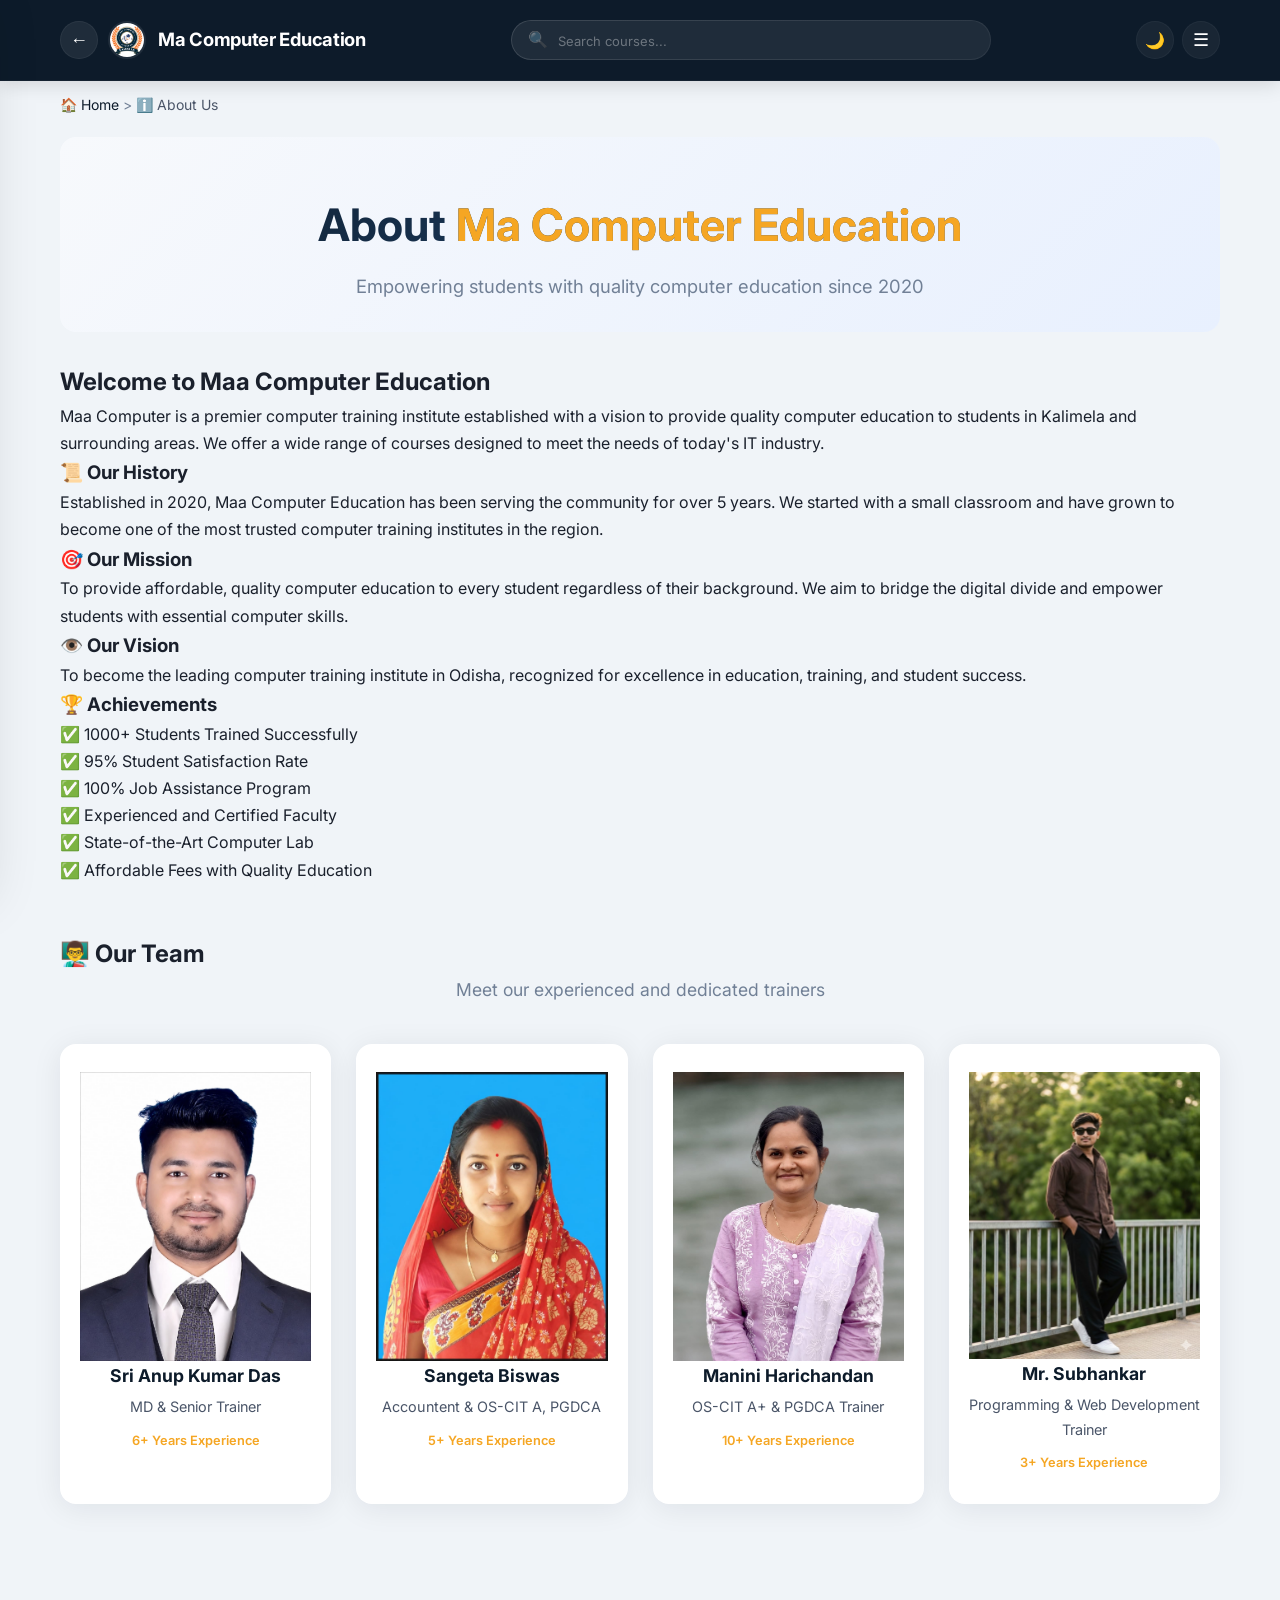
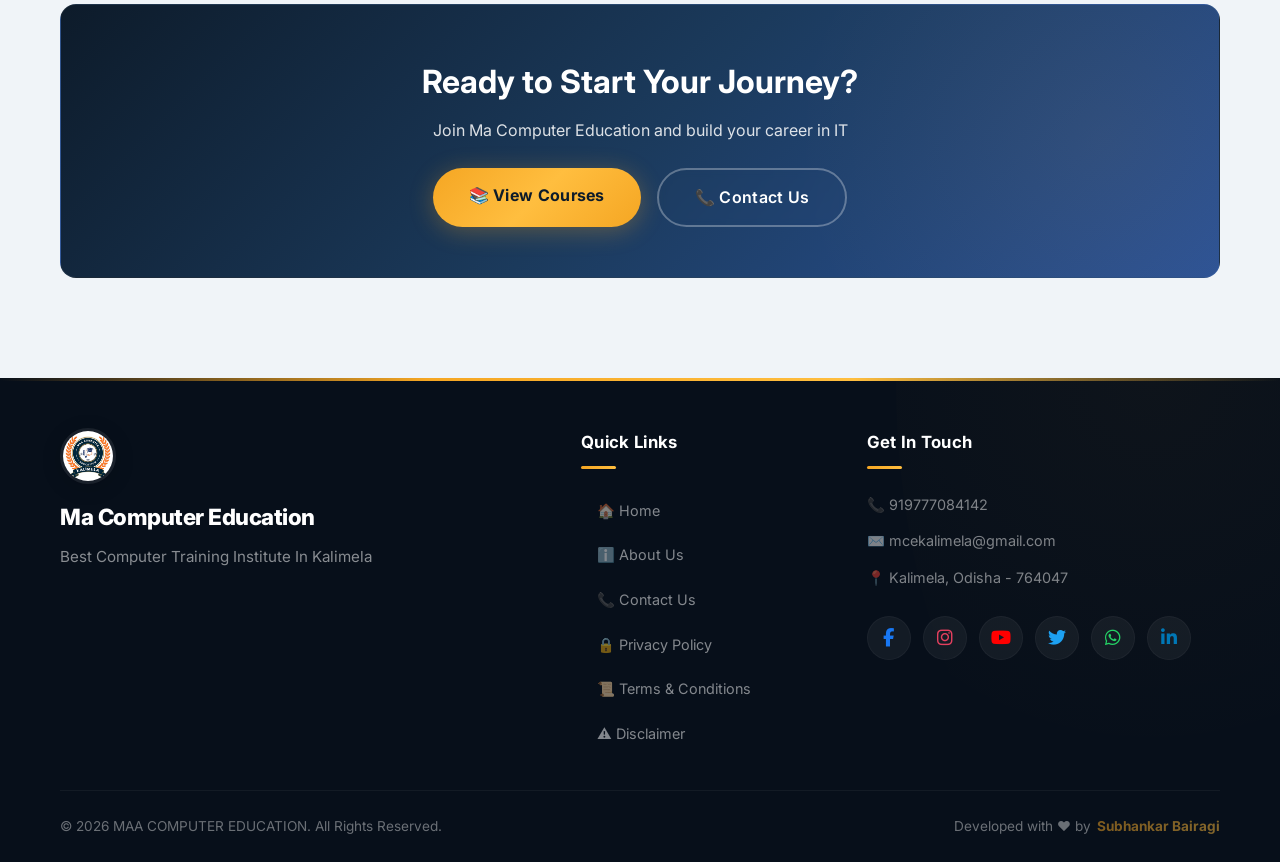
<file: about.html>
<!DOCTYPE html>
<html lang="en">
<head>
    <!-- ============================================
         BASIC META TAGS
         ============================================ -->
    <meta charset="UTF-8">
    <meta name="viewport" content="width=device-width, initial-scale=1.0, user-scalable=yes">
    
    <!-- ===== PRIMARY SEO TAGS ===== -->
    <title>About Maa Computer Education - Best Computer Training Institute in Kalimela</title>
    <meta name="description" content="Learn about Maa Computer Education - Best Computer Training Institute in Kalimela. Our history, mission, vision, achievements and experienced team. Join us for quality computer education.">
    <meta name="keywords" content="about computer institute, Maa Computer Education, computer training institute Kalimela, best computer institute, computer education, IT training, about us">
    <meta name="author" content="Maa Computer Education">
    <meta name="robots" content="index, follow">
    <meta name="googlebot" content="index, follow">
    <meta name="revisit-after" content="7 days">
    <meta name="language" content="English">
    <meta name="distribution" content="global">
    <meta name="rating" content="General">
    
    <!-- ===== OPEN GRAPH TAGS (Social Media) ===== -->
    <meta property="og:title" content="About Maa Computer Education - Best Computer Training Institute in Kalimela">
    <meta property="og:description" content="Learn about Maa Computer Education - our history, mission, vision, achievements and experienced team. Quality computer education with 100% job assistance.">
    <meta property="og:url" content="https://www.maacomputerkalimela.in/about.html">
    <meta property="og:type" content="website">
    <meta property="og:image" content="https://www.maacomputerkalimela.in/assets/images/logo/og-image.jpg">
    <meta property="og:image:width" content="1200">
    <meta property="og:image:height" content="630">
    <meta property="og:locale" content="en_US">
    <meta property="og:site_name" content="Maa Computer Education">
    
    <!-- ===== TWITTER CARD TAGS ===== -->
    <meta name="twitter:card" content="summary_large_image">
    <meta name="twitter:title" content="About Maa Computer Education - Best Computer Training Institute">
    <meta name="twitter:description" content="Learn about Maa Computer Education - history, mission, vision, achievements and experienced team.">
    <meta name="twitter:image" content="https://www.maacomputerkalimela.in/assets/images/logo/twitter-image.jpg">
    
    <!-- ===== CANONICAL TAG ===== -->
    <link rel="canonical" href="https://www.maacomputerkalimela.in/about.html">
    
    <!-- ===== THEME COLOR ===== -->
    <meta name="theme-color" content="#0f1b33">
    <meta name="apple-mobile-web-app-capable" content="yes">
    <meta name="apple-mobile-web-app-status-bar-style" content="black-translucent">
    
    <!-- ===== FAVICON ===== -->
    <link rel="icon" href="assets/images/logo/favicon.ico" type="image/x-icon">
    <link rel="shortcut icon" href="assets/images/logo/favicon.ico" type="image/x-icon">
    <link rel="apple-touch-icon" sizes="180x180" href="assets/images/logo/apple-touch-icon.png">
    <link rel="icon" type="image/png" sizes="32x32" href="assets/images/logo/favicon-32x32.png">
    <link rel="icon" type="image/png" sizes="16x16" href="assets/images/logo/favicon-16x16.png">
    
    <!-- ===== JSON-LD SCHEMA (About Page) ===== -->
    <script type="application/ld+json">
    {
      "@context": "https://schema.org",
      "@type": "AboutPage",
      "name": "About Maa Computer Education",
      "description": "Learn about Maa Computer Education - Best Computer Training Institute in Kalimela.",
      "url": "https://www.maacomputerkalimela.in/about.html",
      "isPartOf": {
        "@type": "EducationalOrganization",
        "name": "Maa Computer Education",
        "url": "https://www.maacomputerkalimela.in/"
      }
    }
    </script>
    
    <!-- ===== ORGANIZATION SCHEMA ===== -->
    <script type="application/ld+json">
    {
      "@context": "https://schema.org",
      "@type": "EducationalOrganization",
      "name": "Maa Computer Education",
      "description": "Best Computer Training Institute in Kalimela offering OSCIT, DCA, PGDCA, NIELIT and more computer courses.",
      "url": "https://www.maacomputerkalimela.in/",
      "logo": "https://www.maacomputerkalimela.in/assets/images/logo/logo.png",
      "foundingDate": "2020",
      "founder": {
        "@type": "Person",
        "name": "Sri Anup Kumar Das"
      },
      "address": {
        "@type": "PostalAddress",
        "streetAddress": "Main Road, Kalimela",
        "addressLocality": "Kalimela",
        "addressRegion": "Odisha",
        "postalCode": "764047",
        "addressCountry": "IN"
      },
      "contactPoint": {
        "@type": "ContactPoint",
        "telephone": "+91-9777084142",
        "contactType": "Sales"
      },
      "sameAs": [
    "https://www.facebook.com/share/15z5o24xX4x/",
    "https://www.instagram.com/maacomputereducation/",
    "https://youtube.com/@maacomputereducationkalimela",
    "https://x.com/Maacomputef99",
    "https://www.linkedin.com/in/maa-computer-education-373791273"
]
    }
    </script>
    
    <!-- ===== TEAM MEMBERS SCHEMA ===== -->
    <script type="application/ld+json">
    {
      "@context": "https://schema.org",
      "@type": "ItemList",
      "name": "Our Team Members",
      "description": "List of experienced trainers at Maa Computer Education",
      "itemListElement": [
        {
          "@type": "ListItem",
          "position": 1,
          "item": {
            "@type": "Person",
            "name": "Sri Anup Kumar Das",
            "jobTitle": "MD & Senior Trainer",
            "worksFor": {
              "@type": "EducationalOrganization",
              "name": "Maa Computer Education"
            }
          }
        },
        {
          "@type": "ListItem",
          "position": 2,
          "item": {
            "@type": "Person",
            "name": "Ms. P. Das",
            "jobTitle": "Computer Science Faculty",
            "worksFor": {
              "@type": "EducationalOrganization",
              "name": "Maa Computer Education"
            }
          }
        },
        {
          "@type": "ListItem",
          "position": 3,
          "item": {
            "@type": "Person",
            "name": "Mr. R. Kumar",
            "jobTitle": "Programming & Web Development Trainer",
            "worksFor": {
              "@type": "EducationalOrganization",
              "name": "Maa Computer Education"
            }
          }
        },
        {
          "@type": "ListItem",
          "position": 4,
          "item": {
            "@type": "Person",
            "name": "Ms. S. Patra",
            "jobTitle": "Accounting & Tally Trainer",
            "worksFor": {
              "@type": "EducationalOrganization",
              "name": "Maa Computer Education"
            }
          }
        }
      ]
    }
    </script>
    
    <!-- ===== ALL CSS FILES ===== -->
    <link rel="stylesheet" href="css/style.css">
    <link rel="stylesheet" href="css/header.css">
    <link rel="stylesheet" href="css/footer.css">
    <link rel="stylesheet" href="css/responsive.css">
    
    <link href="https://fonts.googleapis.com/css2?family=Inter:wght@300;400;500;600;700;800;900&display=swap" rel="stylesheet">
    <link rel="stylesheet" href="https://cdnjs.cloudflare.com/ajax/libs/font-awesome/6.5.0/css/all.min.css">
</head>
<body>

<!-- ============================================
     HEADER
     ============================================ -->
<header class="main-header">
    <div class="header-container">
        <div class="header-row">
            <div class="header-left">
                <button class="back-btn" onclick="history.back()" aria-label="Go Back">
                    ←
                </button>
                <a href="index.html" class="logo">
                    <img src="assets/images/logo/logo.png" alt="Ma Computer Education" onerror="this.src='data:image/svg+xml,%3Csvg xmlns=%22http://www.w3.org/2000/svg%22 width=%2240%22 height=%2240%22 viewBox=%220 0 40 40%22%3E%3Crect width=%2240%22 height=%2240%22 fill=%22%231a3a5c%22/%3E%3Ctext x=%2220%22 y=%2226%22 text-anchor=%22middle%22 font-size=%2220%22 fill=%22%23e8a838%22%3EM%3C/text%3E%3C/svg%3E'">
                    <span class="logo-text">Ma Computer Education</span>
                </a>
            </div>
            
            <!-- ✅ SEARCH BAR ADDED -->
            <div class="header-center">
                <div class="search-wrapper">
                    <span class="search-icon">🔍</span>
                    <input type="text" id="searchInput" placeholder="Search courses..." onkeydown="if(event.key==='Enter') searchCourses()" autocomplete="off">
                    <button class="search-clear" id="searchClear" onclick="clearSearch()" style="display:none; background:none; border:none; color:rgba(255,255,255,0.5); cursor:pointer; font-size:16px; padding:4px;">✕</button>
                </div>
            </div>
            
            <div class="header-right">
                <button class="header-btn dark-toggle" id="darkToggle" onclick="toggleDarkMode()" aria-label="Toggle Dark Mode">
                    🌙
                </button>
                <button class="header-btn menu-toggle" onclick="toggleSidebar()" aria-label="Open Menu">
                    ☰
                </button>
            </div>
        </div>
    </div>
</header>

<!-- ============================================
     SIDEBAR
     ============================================ -->
<div id="sidebarOverlay" class="sidebar-overlay" onclick="closeSidebar()"></div>
<div id="sidebar" class="sidebar">
    <div class="sidebar-header">
        <div class="sidebar-logo">
            <img src="assets/images/logo/logo.png" alt="Ma Computer Education" onerror="this.src='data:image/svg+xml,%3Csvg xmlns=%22http://www.w3.org/2000/svg%22 width=%2235%22 height=%2235%22 viewBox=%220 0 35 35%22%3E%3Crect width=%2235%22 height=%2235%22 fill=%22%231a3a5c%22/%3E%3Ctext x=%2217.5%22 y=%2223%22 text-anchor=%22middle%22 font-size=%2218%22 fill=%22%23e8a838%22%3EM%3C/text%3E%3C/svg%3E'">
            <span>Ma Computer Education</span>
        </div>
        <button class="sidebar-close" onclick="closeSidebar()">✕</button>
    </div>
    <nav class="sidebar-nav">
        <a href="index.html" class="sidebar-link">
            <span class="link-icon">🏠</span>
            <span class="link-text">Home</span>
        </a>
        <a href="index.html#courses" class="sidebar-link" onclick="closeSidebar();">
            <span class="link-icon">📚</span>
            <span class="link-text">All Courses</span>
        </a>
        <a href="about.html" class="sidebar-link active">
            <span class="link-icon">ℹ️</span>
            <span class="link-text">About Us</span>
        </a>
        <a href="contact.html" class="sidebar-link">
            <span class="link-icon">📞</span>
            <span class="link-text">Contact Us</span>
        </a>
        <hr class="sidebar-divider">
        <a href="privacy-policy.html" class="sidebar-link">
            <span class="link-icon">🔒</span>
            <span class="link-text">Privacy Policy</span>
        </a>
        <a href="terms.html" class="sidebar-link">
            <span class="link-icon">📜</span>
            <span class="link-text">Terms & Conditions</span>
        </a>
        <a href="disclaimer.html" class="sidebar-link">
            <span class="link-icon">⚠️</span>
            <span class="link-text">Disclaimer</span>
        </a>
        <hr class="sidebar-divider">
        <a href="#" class="sidebar-link" onclick="toggleDarkMode(); closeSidebar();">
            <span class="link-icon">🌙</span>
            <span class="link-text">Dark Mode</span>
        </a>
    </nav>
</div>

<!-- ============================================
     MAIN CONTENT
     ============================================ -->
<main class="about-page">
    <div class="container">
        <!-- Breadcrumb -->
        <div class="breadcrumb">
            <a href="index.html">🏠 Home</a> > 
            <span>ℹ️ About Us</span>
        </div>

        <!-- About Hero -->
        <div class="about-hero">
            <h1>About <span>Ma Computer Education</span></h1>
            <p>Empowering students with quality computer education since 2020</p>
        </div>

        <!-- About Content -->
        <div id="aboutContent">
            <div class="loading">
                <div class="spinner"></div>
                <p>Loading about us...</p>
            </div>
        </div>

        <!-- Team Section -->
        <section class="team-section">
            <h2>👨‍🏫 Our Team</h2>
            <p class="section-subtitle">Meet our experienced and dedicated trainers</p>
            <div class="team-grid">
                <!-- Team Member 1 -->
                <div class="team-card">
                    <img src="assets/images/team/member1.jpg" alt="Sri Anup Kumar Das" class="team-photo" onerror="this.src='https://ui-avatars.com/api/?name=S+K+Mohanty&size=120&background=0f1b33&color=f5a623&bold=true'">
                    <h3>Sri Anup Kumar Das</h3>
                    <p>MD &amp; Senior Trainer</p>
                    <span class="team-experience">6+ Years Experience</span>
                </div>


                <div class="team-card">
                    <img src="assets/images/team/member4.jpg" alt="Sangeta Biswas" class="team-photo" onerror="this.src='https://ui-avatars.com/api/?name=S+Patra&size=120&background=0f1b33&color=f5a623&bold=true'">
                    <h3>Sangeta Biswas</h3>
                    <p>Accountent &amp; OS-CIT A, PGDCA</p>
                    <span class="team-experience">5+ Years Experience</span>
                </div>
                
                <!-- Team Member 2 -->
                <div class="team-card">
                    <img src="assets/images/team/member2.jpg" alt="Ms. P. Das" class="team-photo" onerror="this.src='https://ui-avatars.com/api/?name=P+Das&size=120&background=0f1b33&color=f5a623&bold=true'">
                    <h3>Manini Harichandan</h3>
                    <p>OS-CIT A+ &amp; PGDCA Trainer</p>
                    <span class="team-experience">10+ Years Experience</span>
                </div>
                
                <!-- Team Member 3 -->
                <div class="team-card">
                    <img src="assets/images/team/member3.jpg" alt="Mr. R. Kumar" class="team-photo" onerror="this.src='https://ui-avatars.com/api/?name=R+Kumar&size=120&background=0f1b33&color=f5a623&bold=true'">
                    <h3>Mr. Subhankar</h3>
                    <p>Programming &amp; Web Development Trainer</p>
                    <span class="team-experience">3+ Years Experience</span>
                </div>
                
            </div>
        </section>

        <!-- CTA Section -->
        <section class="about-cta">
            <div class="cta-box">
                <h2>Ready to Start Your Journey?</h2>
                <p>Join Ma Computer Education and build your career in IT</p>
                <div class="cta-buttons">
                    <a href="index.html#courses" class="btn-primary">📚 View Courses</a>
                    <a href="contact.html" class="btn-secondary">📞 Contact Us</a>
                </div>
            </div>
        </section>
    </div>
</main>

<!-- ============================================
     FOOTER
     ============================================ -->
<footer class="main-footer">
    <div class="footer-container">
        <div class="footer-top">
            <div class="footer-brand">
                <img src="assets/images/logo/logo.png" alt="Ma Computer Education" onerror="this.src='data:image/svg+xml,%3Csvg xmlns=%22http://www.w3.org/2000/svg%22 width=%2250%22 height=%2250%22 viewBox=%220 0 50 50%22%3E%3Crect width=%2250%22 height=%2250%22 fill=%22%231a3a5c%22/%3E%3Ctext x=%2225%22 y=%2233%22 text-anchor=%22middle%22 font-size=%2224%22 fill=%22%23e8a838%22%3EM%3C/text%3E%3C/svg%3E'">
                <h3>Ma Computer Education</h3>
                <p>Best Computer Training Institute In Kalimela</p>
            </div>
            <div class="footer-links">
                <h4>Quick Links</h4>
                <a href="index.html">🏠 Home</a>
                <a href="about.html">ℹ️ About Us</a>
                <a href="contact.html">📞 Contact Us</a>
                <a href="privacy-policy.html">🔒 Privacy Policy</a>
                <a href="terms.html">📜 Terms &amp; Conditions</a>
                <a href="disclaimer.html">⚠️ Disclaimer</a>
            </div>
            <div class="footer-contact">
                <h4>Get In Touch</h4>
                <p id="footerPhone">📞 +91-9777084142</p>
                <p id="footerEmail">✉️ mcekalimela@gmail.com</p>
                <p id="footerAddress">📍 Kalimela, Odisha - 764047</p>
                <div class="footer-social">
    <a href="https://www.facebook.com/share/15z5o24xX4x/" class="facebook" aria-label="Facebook" target="_blank" rel="noopener noreferrer">
        <i class="fab fa-facebook-f"></i>
    </a>
    <a href="https://www.instagram.com/maacomputereducation/" class="instagram" aria-label="Instagram" target="_blank" rel="noopener noreferrer">
        <i class="fab fa-instagram"></i>
    </a>
    <a href="https://youtube.com/@maacomputereducationkalimela" class="youtube" aria-label="YouTube" target="_blank" rel="noopener noreferrer">
        <i class="fab fa-youtube"></i>
    </a>
    <a href="https://x.com/Maacomputef99" class="twitter" aria-label="Twitter" target="_blank" rel="noopener noreferrer">
        <i class="fab fa-twitter"></i>
    </a>
    <a href="https://wa.me/919777084142" class="whatsapp" aria-label="WhatsApp" target="_blank" rel="noopener noreferrer">
        <i class="fab fa-whatsapp"></i>
    </a>
    <a href="https://www.linkedin.com/in/maa-computer-education-373791273" class="linkedin" aria-label="LinkedIn" target="_blank" rel="noopener noreferrer">
        <i class="fab fa-linkedin-in"></i>
    </a>
</div>
            </div>
        </div>
        <div class="footer-bottom">
            <p id="footerText">© 2026 Ma Computer Education. All Rights Reserved.</p>
            <p id="developerCredit">
                Developed with <span class="heart">❤️</span> by 
                <span onclick="window.open('developer.html', '_self')" style="cursor:pointer; font-weight:700; color:#f5a623; transition:all 0.3s;">
                    Subhankar Bairagi
                </span>
            </p>
        </div>
    </div>
</footer>

<!-- ============================================
     SCRIPTS
     ============================================ -->
<script src="js/app.js"></script>
<script src="js/search.js"></script>
<script src="js/dark-mode.js"></script>

<script>
    document.addEventListener('DOMContentLoaded', function() {
        // Load data
        loadWebsiteData();
        loadAboutData();
        
        // Show back button on inner pages
        if (window.location.pathname !== '/' && !window.location.pathname.includes('index.html')) {
            const backBtn = document.querySelector('.back-btn');
            if (backBtn) {
                backBtn.style.display = 'flex';
                backBtn.classList.add('visible');
            }
        }
        
        console.log('✅ About Page Loaded Successfully');
    });
    
    // Clear search function
    function clearSearch() {
        const searchInput = document.getElementById('searchInput');
        if (searchInput) {
            searchInput.value = '';
            searchInput.focus();
            document.getElementById('searchClear').style.display = 'none';
        }
    }
</script>

</body>
</html>
</file>
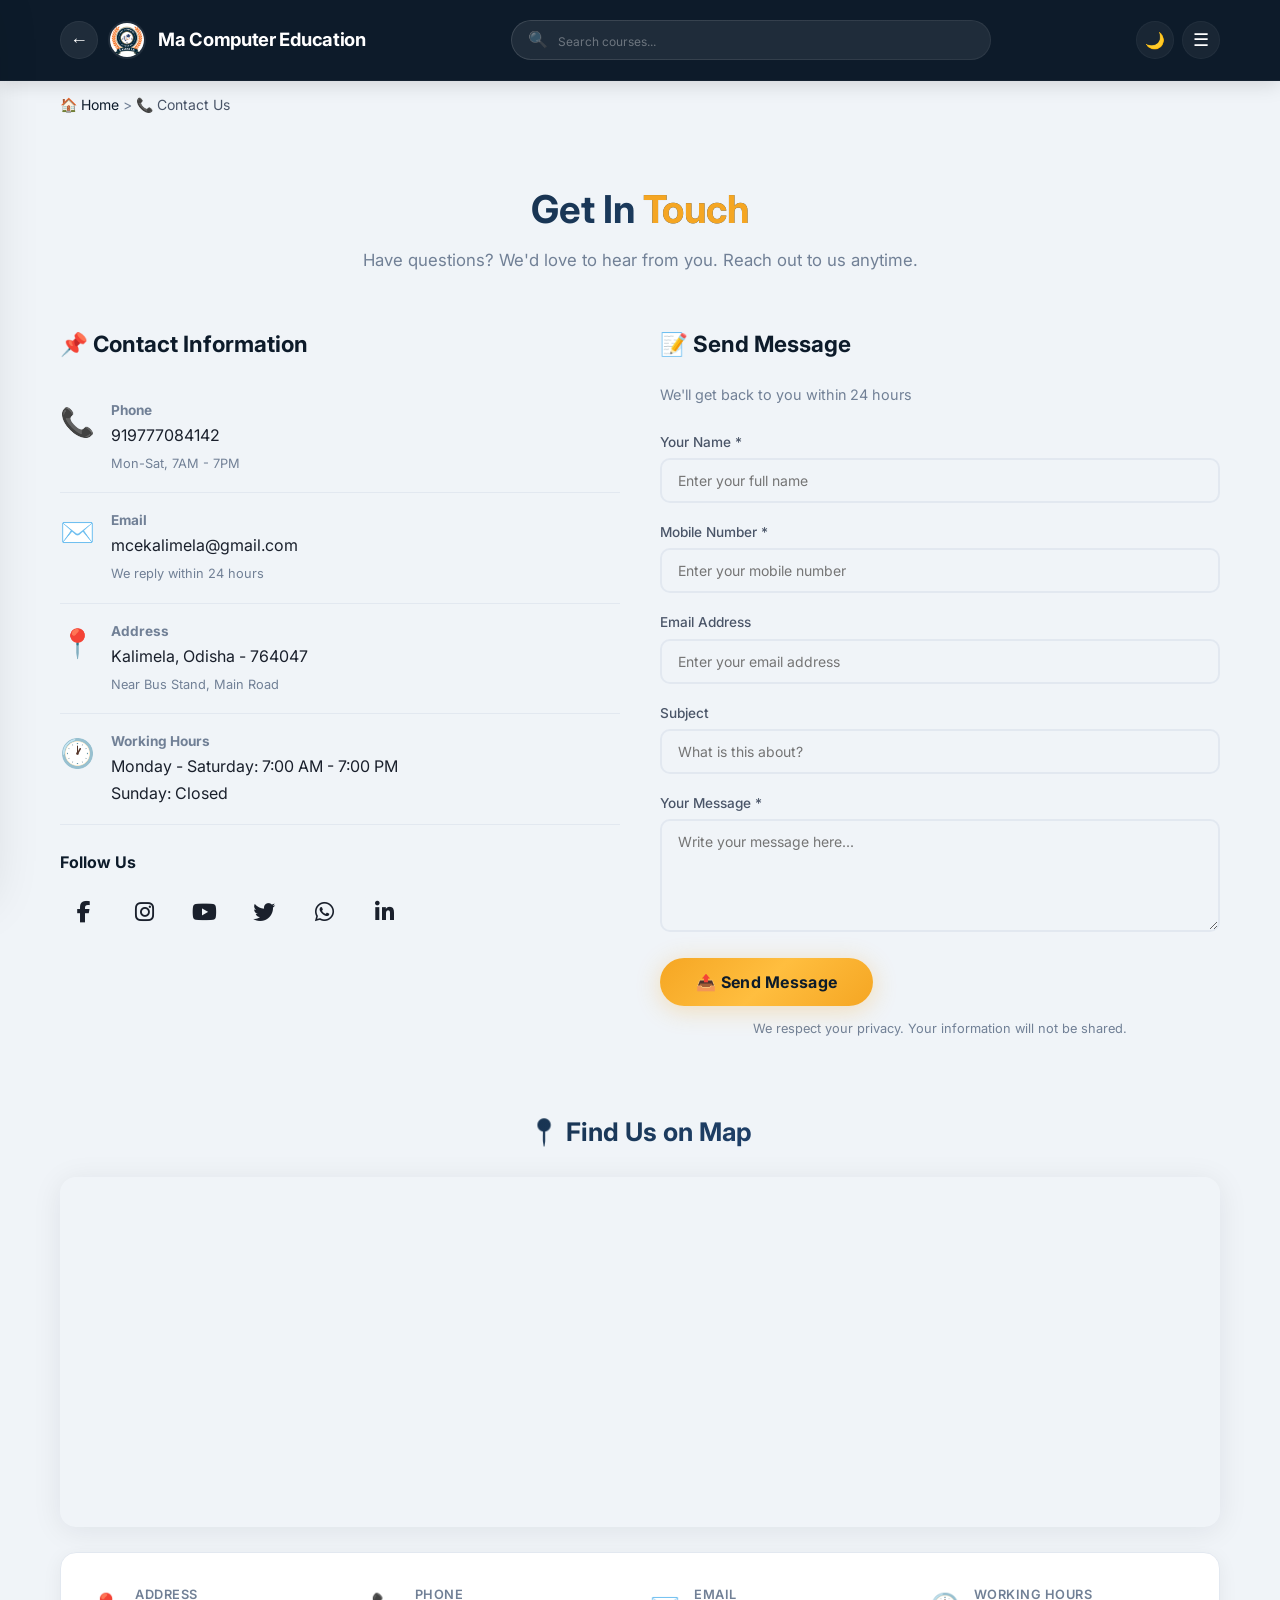
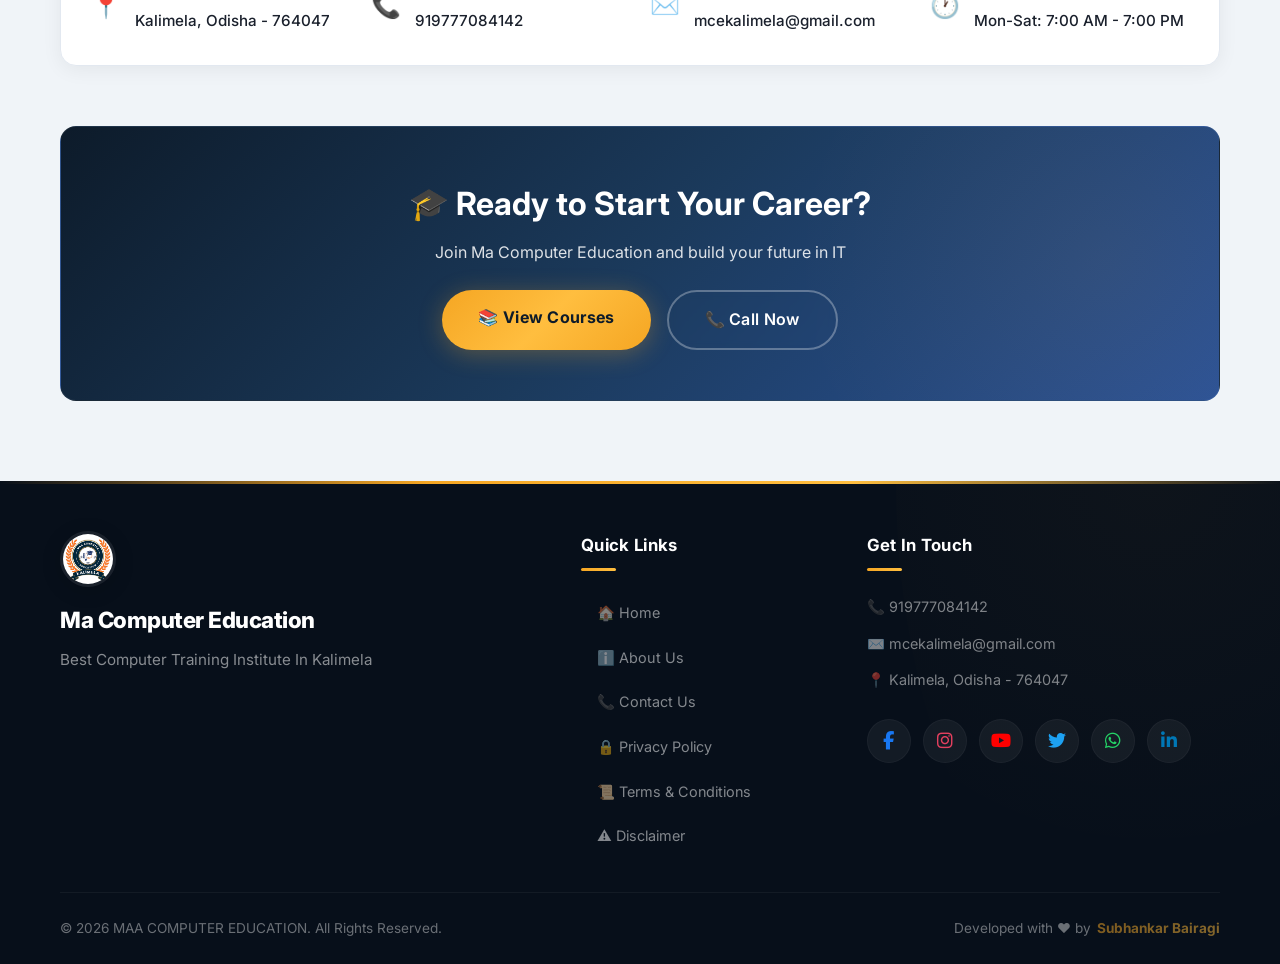
<file: contact.html>
<!DOCTYPE html>
<html lang="en">
<head>
    <!-- ============================================
         BASIC META TAGS
         ============================================ -->
    <meta charset="UTF-8">
    <meta name="viewport" content="width=device-width, initial-scale=1.0, user-scalable=yes">
    
    <!-- ===== PRIMARY SEO TAGS ===== -->
    <title>Contact Maa Computer Education - Best Computer Training Institute in Kalimela</title>
    <meta name="description" content="Contact Maa Computer Education - Best Computer Training Institute in Kalimela. Call +91-9777084142, email mcekalimela@gmail.com or visit us at Kalimela, Odisha. Enroll now for computer courses!">
    <meta name="keywords" content="contact computer institute, Maa Computer Education contact, computer training institute Kalimela, best computer institute phone number, computer courses enrollment">
    <meta name="author" content="Maa Computer Education">
    <meta name="robots" content="index, follow">
    <meta name="googlebot" content="index, follow">
    <meta name="revisit-after" content="7 days">
    <meta name="language" content="English">
    <meta name="distribution" content="global">
    <meta name="rating" content="General">
    
    <!-- ===== OPEN GRAPH TAGS (Social Media) ===== -->
    <meta property="og:title" content="Contact Maa Computer Education - Best Computer Training Institute in Kalimela">
    <meta property="og:description" content="Contact Maa Computer Education. Call +91-9777084142, email mcekalimela@gmail.com or visit us at Kalimela, Odisha. Enroll now for computer courses!">
    <meta property="og:url" content="https://www.maacomputerkalimela.in/contact.html">
    <meta property="og:type" content="website">
    <meta property="og:image" content="https://www.maacomputerkalimela.in/assets/images/logo/og-image.jpg">
    <meta property="og:image:width" content="1200">
    <meta property="og:image:height" content="630">
    <meta property="og:locale" content="en_US">
    <meta property="og:site_name" content="Maa Computer Education">
    
    <!-- ===== TWITTER CARD TAGS ===== -->
    <meta name="twitter:card" content="summary_large_image">
    <meta name="twitter:title" content="Contact Maa Computer Education - Best Computer Training Institute">
    <meta name="twitter:description" content="Contact Maa Computer Education. Call +91-9777084142 or email mcekalimela@gmail.com.">
    <meta name="twitter:image" content="https://www.maacomputerkalimela.in/assets/images/logo/twitter-image.jpg">
    
    <!-- ===== CANONICAL TAG ===== -->
    <link rel="canonical" href="https://www.maacomputerkalimela.in/contact.html">
    
    <!-- ===== THEME COLOR ===== -->
    <meta name="theme-color" content="#0f1b33">
    <meta name="apple-mobile-web-app-capable" content="yes">
    <meta name="apple-mobile-web-app-status-bar-style" content="black-translucent">
    
    <!-- ===== FAVICON ===== -->
    <link rel="icon" href="assets/images/logo/favicon.ico" type="image/x-icon">
    <link rel="shortcut icon" href="assets/images/logo/favicon.ico" type="image/x-icon">
    <link rel="apple-touch-icon" sizes="180x180" href="assets/images/logo/apple-touch-icon.png">
    <link rel="icon" type="image/png" sizes="32x32" href="assets/images/logo/favicon-32x32.png">
    <link rel="icon" type="image/png" sizes="16x16" href="assets/images/logo/favicon-16x16.png">
    
    <!-- ===== JSON-LD SCHEMA (Contact Page) ===== -->
    <script type="application/ld+json">
    {
      "@context": "https://schema.org",
      "@type": "ContactPage",
      "name": "Contact Maa Computer Education",
      "description": "Contact Maa Computer Education - Best Computer Training Institute in Kalimela.",
      "url": "https://www.maacomputerkalimela.in/contact.html",
      "isPartOf": {
        "@type": "EducationalOrganization",
        "name": "Maa Computer Education",
        "url": "https://www.maacomputerkalimela.in/"
      }
    }
    </script>
    
    <!-- ===== CONTACT POINT SCHEMA ===== -->
    <script type="application/ld+json">
    {
      "@context": "https://schema.org",
      "@type": "EducationalOrganization",
      "name": "Maa Computer Education",
      "description": "Best Computer Training Institute in Kalimela offering OSCIT, DCA, PGDCA, NIELIT and more computer courses.",
      "url": "https://www.maacomputerkalimela.in/",
      "logo": "https://www.maacomputerkalimela.in/assets/images/logo/logo.png",
      "address": {
        "@type": "PostalAddress",
        "streetAddress": "Main Road, Kalimela",
        "addressLocality": "Kalimela",
        "addressRegion": "Odisha",
        "postalCode": "764047",
        "addressCountry": "IN"
      },
      "contactPoint": {
        "@type": "ContactPoint",
        "telephone": "+91-9777084142",
        "contactType": "Sales",
        "email": "mcekalimela@gmail.com",
        "availableLanguage": ["English", "Hindi", "Odia"],
        "contactOption": "TollFree",
        "areaServed": "IN"
      },
      "sameAs": [
    "https://www.facebook.com/share/15z5o24xX4x/",
    "https://www.instagram.com/maacomputereducation/",
    "https://youtube.com/@maacomputereducationkalimela",
    "https://x.com/Maacomputef99",
    "https://www.linkedin.com/in/maa-computer-education-373791273"
]
    }
    </script>
    
    <!-- ===== ALL CSS FILES ===== -->
    <link rel="stylesheet" href="css/style.css">
    <link rel="stylesheet" href="css/header.css">
    <link rel="stylesheet" href="css/footer.css">
    <link rel="stylesheet" href="css/responsive.css">
    
    <link href="https://fonts.googleapis.com/css2?family=Inter:wght@300;400;500;600;700;800;900&display=swap" rel="stylesheet">
    <link rel="stylesheet" href="https://cdnjs.cloudflare.com/ajax/libs/font-awesome/6.5.0/css/all.min.css">
</head>
<body>

<!-- ============================================
     HEADER
     ============================================ -->
<header class="main-header">
    <div class="header-container">
        <div class="header-row">
            <div class="header-left">
                <button class="back-btn" onclick="history.back()" aria-label="Go Back">
                    ←
                </button>
                <a href="index.html" class="logo">
                    <img src="assets/images/logo/logo.png" alt="Ma Computer Education" onerror="this.src='data:image/svg+xml,%3Csvg xmlns=%22http://www.w3.org/2000/svg%22 width=%2240%22 height=%2240%22 viewBox=%220 0 40 40%22%3E%3Crect width=%2240%22 height=%2240%22 fill=%22%231a3a5c%22/%3E%3Ctext x=%2220%22 y=%2226%22 text-anchor=%22middle%22 font-size=%2220%22 fill=%22%23e8a838%22%3EM%3C/text%3E%3C/svg%3E'">
                    <span class="logo-text">Ma Computer Education</span>
                </a>
            </div>
            
            <!-- ✅ SEARCH BAR ADDED -->
            <div class="header-center">
                <div class="search-wrapper">
                    <span class="search-icon">🔍</span>
                    <input type="text" id="searchInput" placeholder="Search courses..." onkeydown="if(event.key==='Enter') searchCourses()" autocomplete="off">
                    <button class="search-clear" id="searchClear" onclick="clearSearch()" style="display:none; background:none; border:none; color:rgba(255,255,255,0.5); cursor:pointer; font-size:16px; padding:4px;">✕</button>
                </div>
            </div>
            
            <div class="header-right">
                <button class="header-btn dark-toggle" id="darkToggle" onclick="toggleDarkMode()" aria-label="Toggle Dark Mode">
                    🌙
                </button>
                <button class="header-btn menu-toggle" onclick="toggleSidebar()" aria-label="Open Menu">
                    ☰
                </button>
            </div>
        </div>
    </div>
</header>

<!-- ============================================
     SIDEBAR
     ============================================ -->
<div id="sidebarOverlay" class="sidebar-overlay" onclick="closeSidebar()"></div>
<div id="sidebar" class="sidebar">
    <div class="sidebar-header">
        <div class="sidebar-logo">
            <img src="assets/images/logo/logo.png" alt="Ma Computer Education" onerror="this.src='data:image/svg+xml,%3Csvg xmlns=%22http://www.w3.org/2000/svg%22 width=%2235%22 height=%2235%22 viewBox=%220 0 35 35%22%3E%3Crect width=%2235%22 height=%2235%22 fill=%22%231a3a5c%22/%3E%3Ctext x=%2217.5%22 y=%2223%22 text-anchor=%22middle%22 font-size=%2218%22 fill=%22%23e8a838%22%3EM%3C/text%3E%3C/svg%3E'">
            <span>Ma Computer Education</span>
        </div>
        <button class="sidebar-close" onclick="closeSidebar()">✕</button>
    </div>
    <nav class="sidebar-nav">
        <a href="index.html" class="sidebar-link">
            <span class="link-icon">🏠</span>
            <span class="link-text">Home</span>
        </a>
        <a href="index.html#courses" class="sidebar-link" onclick="closeSidebar();">
            <span class="link-icon">📚</span>
            <span class="link-text">All Courses</span>
        </a>
        <a href="about.html" class="sidebar-link">
            <span class="link-icon">ℹ️</span>
            <span class="link-text">About Us</span>
        </a>
        <a href="contact.html" class="sidebar-link active">
            <span class="link-icon">📞</span>
            <span class="link-text">Contact Us</span>
        </a>
        <hr class="sidebar-divider">
        <a href="privacy-policy.html" class="sidebar-link">
            <span class="link-icon">🔒</span>
            <span class="link-text">Privacy Policy</span>
        </a>
        <a href="terms.html" class="sidebar-link">
            <span class="link-icon">📜</span>
            <span class="link-text">Terms & Conditions</span>
        </a>
        <a href="disclaimer.html" class="sidebar-link">
            <span class="link-icon">⚠️</span>
            <span class="link-text">Disclaimer</span>
        </a>
        <hr class="sidebar-divider">
        <a href="#" class="sidebar-link" onclick="toggleDarkMode(); closeSidebar();">
            <span class="link-icon">🌙</span>
            <span class="link-text">Dark Mode</span>
        </a>
    </nav>
</div>

<!-- ============================================
     MAIN CONTENT
     ============================================ -->
<main class="contact-page">
    <div class="container">
        <!-- Breadcrumb -->
        <div class="breadcrumb">
            <a href="index.html">🏠 Home</a> > 
            <span>📞 Contact Us</span>
        </div>

        <!-- Contact Hero -->
        <div class="contact-hero">
            <h1>Get In <span>Touch</span></h1>
            <p>Have questions? We'd love to hear from you. Reach out to us anytime.</p>
        </div>

        <!-- Contact Grid -->
        <div class="contact-grid">
            <!-- Contact Info -->
            <div class="contact-info">
                <h2>📌 Contact Information</h2>
                
                <div class="contact-item">
                    <span class="contact-icon">📞</span>
                    <div>
                        <strong>Phone</strong>
                        <p id="contactPhone">+91-9777084142</p>
                        <small>Mon-Sat, 7AM - 7PM</small>
                    </div>
                </div>
                
                <div class="contact-item">
                    <span class="contact-icon">✉️</span>
                    <div>
                        <strong>Email</strong>
                        <p id="contactEmail">mcekalimela@gmail.com</p>
                        <small>We reply within 24 hours</small>
                    </div>
                </div>
                
                <div class="contact-item">
                    <span class="contact-icon">📍</span>
                    <div>
                        <strong>Address</strong>
                        <p id="contactAddress">Kalimela, Odisha - 764047</p>
                        <small>Near Bus Stand, Main Road</small>
                    </div>
                </div>

                <div class="contact-item">
                    <span class="contact-icon">🕐</span>
                    <div>
                        <strong>Working Hours</strong>
                        <p>Monday - Saturday: 7:00 AM - 7:00 PM</p>
                        <p>Sunday: Closed</p>
                    </div>
                </div>

                <!-- Social Links -->
                <div class="contact-social">
                    <h3>Follow Us</h3>
                    <div class="social-links">
    <a href="https://www.facebook.com/share/15z5o24xX4x/" class="social-link facebook" aria-label="Facebook" target="_blank" rel="noopener noreferrer">
        <i class="fab fa-facebook-f"></i>
    </a>
    <a href="https://www.instagram.com/maacomputereducation/" class="social-link instagram" aria-label="Instagram" target="_blank" rel="noopener noreferrer">
        <i class="fab fa-instagram"></i>
    </a>
    <a href="https://youtube.com/@maacomputereducationkalimela" class="social-link youtube" aria-label="YouTube" target="_blank" rel="noopener noreferrer">
        <i class="fab fa-youtube"></i>
    </a>
    <a href="https://x.com/Maacomputef99" class="social-link twitter" aria-label="Twitter" target="_blank" rel="noopener noreferrer">
        <i class="fab fa-twitter"></i>
    </a>
    <a href="https://wa.me/919777084142" class="social-link whatsapp" aria-label="WhatsApp" target="_blank" rel="noopener noreferrer">
        <i class="fab fa-whatsapp"></i>
    </a>
    <a href="https://www.linkedin.com/in/maa-computer-education-373791273" class="social-link linkedin" aria-label="LinkedIn" target="_blank" rel="noopener noreferrer">
        <i class="fab fa-linkedin-in"></i>
    </a>
</div>
                </div>
            </div>
            
            <!-- Contact Form -->
            <div class="contact-form">
                <h2>📝 Send Message</h2>
                <p class="form-subtitle">We'll get back to you within 24 hours</p>
                <form id="contactForm" onsubmit="submitContactForm(event)">
                    <div class="form-group">
                        <label for="contactName">Your Name *</label>
                        <input type="text" id="contactName" placeholder="Enter your full name" required>
                    </div>
                    <div class="form-group">
                        <label for="contactMobile">Mobile Number *</label>
                        <input type="tel" id="contactMobile" placeholder="Enter your mobile number" required>
                    </div>
                    <div class="form-group">
                        <label for="contactEmailInput">Email Address</label>
                        <input type="email" id="contactEmailInput" placeholder="Enter your email address">
                    </div>
                    <div class="form-group">
                        <label for="contactSubject">Subject</label>
                        <input type="text" id="contactSubject" placeholder="What is this about?">
                    </div>
                    <div class="form-group">
                        <label for="contactMessage">Your Message *</label>
                        <textarea id="contactMessage" rows="5" placeholder="Write your message here..." required></textarea>
                    </div>
                    <button type="submit" class="btn-primary" id="contactSubmitBtn">📤 Send Message</button>
                    <p class="form-note">We respect your privacy. Your information will not be shared.</p>
                </form>
            </div>
        </div>

        <!-- Map Section -->
        <section class="contact-map-section">
            <h2>📍 Find Us on Map</h2>
            <div class="map-container" id="contactMapContainer">
                <div class="loading">
                    <div class="spinner"></div>
                    <p>Loading map...</p>
                </div>
            </div>
            
            <!-- Address Card -->
            <div class="map-address-card">
                <div class="address-item">
                    <span class="address-icon">📍</span>
                    <div>
                        <strong>Address</strong>
                        <p id="mapAddress">Kalimela, Odisha - 764047</p>
                    </div>
                </div>
                <div class="address-item">
                    <span class="address-icon">📞</span>
                    <div>
                        <strong>Phone</strong>
                        <p id="mapPhone">+91-9777084142</p>
                    </div>
                </div>
                <div class="address-item">
                    <span class="address-icon">✉️</span>
                    <div>
                        <strong>Email</strong>
                        <p id="mapEmail">mcekalimela@gmail.com</p>
                    </div>
                </div>
                <div class="address-item">
                    <span class="address-icon">🕐</span>
                    <div>
                        <strong>Working Hours</strong>
                        <p>Mon-Sat: 7:00 AM - 7:00 PM</p>
                    </div>
                </div>
            </div>
        </section>

        <!-- CTA Section -->
        <section class="contact-cta">
            <div class="cta-box">
                <h2>🎓 Ready to Start Your Career?</h2>
                <p>Join Ma Computer Education and build your future in IT</p>
                <div class="cta-buttons">
                    <a href="index.html#courses" class="btn-primary">📚 View Courses</a>
                    <a href="tel:+919777084142" class="btn-secondary">📞 Call Now</a>
                </div>
            </div>
        </section>
    </div>
</main>

<!-- ============================================
     FOOTER
     ============================================ -->
<footer class="main-footer">
    <div class="footer-container">
        <div class="footer-top">
            <div class="footer-brand">
                <img src="assets/images/logo/logo.png" alt="Ma Computer Education" onerror="this.src='data:image/svg+xml,%3Csvg xmlns=%22http://www.w3.org/2000/svg%22 width=%2250%22 height=%2250%22 viewBox=%220 0 50 50%22%3E%3Crect width=%2250%22 height=%2250%22 fill=%22%231a3a5c%22/%3E%3Ctext x=%2225%22 y=%2233%22 text-anchor=%22middle%22 font-size=%2224%22 fill=%22%23e8a838%22%3EM%3C/text%3E%3C/svg%3E'">
                <h3>Ma Computer Education</h3>
                <p>Best Computer Training Institute In Kalimela</p>
            </div>
            <div class="footer-links">
                <h4>Quick Links</h4>
                <a href="index.html">🏠 Home</a>
                <a href="about.html">ℹ️ About Us</a>
                <a href="contact.html">📞 Contact Us</a>
                <a href="privacy-policy.html">🔒 Privacy Policy</a>
                <a href="terms.html">📜 Terms &amp; Conditions</a>
                <a href="disclaimer.html">⚠️ Disclaimer</a>
            </div>
            <div class="footer-contact">
                <h4>Get In Touch</h4>
                <p id="footerPhone">📞 +91-9777084142</p>
                <p id="footerEmail">✉️ mcekalimela@gmail.com</p>
                <p id="footerAddress">📍 Kalimela, Odisha - 764047</p>
                <div class="footer-social">
    <a href="https://www.facebook.com/share/15z5o24xX4x/" class="facebook" aria-label="Facebook" target="_blank" rel="noopener noreferrer">
        <i class="fab fa-facebook-f"></i>
    </a>
    <a href="https://www.instagram.com/maacomputereducation/" class="instagram" aria-label="Instagram" target="_blank" rel="noopener noreferrer">
        <i class="fab fa-instagram"></i>
    </a>
    <a href="https://youtube.com/@maacomputereducationkalimela" class="youtube" aria-label="YouTube" target="_blank" rel="noopener noreferrer">
        <i class="fab fa-youtube"></i>
    </a>
    <a href="https://x.com/Maacomputef99" class="twitter" aria-label="Twitter" target="_blank" rel="noopener noreferrer">
        <i class="fab fa-twitter"></i>
    </a>
    <a href="https://wa.me/919777084142" class="whatsapp" aria-label="WhatsApp" target="_blank" rel="noopener noreferrer">
        <i class="fab fa-whatsapp"></i>
    </a>
    <a href="https://www.linkedin.com/in/maa-computer-education-373791273" class="linkedin" aria-label="LinkedIn" target="_blank" rel="noopener noreferrer">
        <i class="fab fa-linkedin-in"></i>
    </a>
</div>
            </div>
        </div>
        <div class="footer-bottom">
            <p id="footerText">© 2026 Ma Computer Education. All Rights Reserved.</p>
            <p id="developerCredit">
                Developed with <span class="heart">❤️</span> by 
                <span onclick="window.open('developer.html', '_self')" style="cursor:pointer; font-weight:700; color:#f5a623; transition:all 0.3s;">
                    Subhankar Bairagi
                </span>
            </p>
        </div>
    </div>
</footer>

<!-- ============================================
     SCRIPTS
     ============================================ -->
<script src="js/app.js"></script>
<script src="js/search.js"></script>
<script src="js/dark-mode.js"></script>

<script>
    document.addEventListener('DOMContentLoaded', function() {
        // Load website data
        loadWebsiteData();
        loadContactMap();
        
        // Show back button on inner pages
        if (window.location.pathname !== '/' && !window.location.pathname.includes('index.html')) {
            const backBtn = document.querySelector('.back-btn');
            if (backBtn) {
                backBtn.style.display = 'flex';
                backBtn.classList.add('visible');
            }
        }
        
        console.log('✅ Contact Page Loaded Successfully');
    });
    
    // Clear search function
    function clearSearch() {
        const searchInput = document.getElementById('searchInput');
        if (searchInput) {
            searchInput.value = '';
            searchInput.focus();
            document.getElementById('searchClear').style.display = 'none';
        }
    }
    
    // Load contact map
    function loadContactMap() {
        const container = document.getElementById('contactMapContainer');
        if (!container) return;
        
        const mapUrl = 'https://www.google.com/maps/embed?pb=!1m17!1m12!1m3!1d4079.454775996411!2d81.7476719751809!3d18.071371582937225!2m3!1f0!2f0!3f0!3m2!1i1024!2i768!4f13.1!3m2!1m1!2zMTjCsDA0JzE2LjkiTiA4McKwNDUnMDAuOSJF!5e1!3m2!1sen!2sin!4v1782314690698!5m2!1sen!2sin';
        
        container.innerHTML = `
            <iframe 
                src="${mapUrl}" 
                allowfullscreen="" 
                loading="lazy" 
                referrerpolicy="strict-origin-when-cross-origin"
                title="Ma Computer Education Location"
                style="border:0; width:100%; height:350px;"
            ></iframe>
        `;
    }
    
    // Submit Contact Form - WhatsApp & Email
    function submitContactForm(event) {
        event.preventDefault();
        
        // Get form data
        const name = document.getElementById('contactName').value.trim();
        const mobile = document.getElementById('contactMobile').value.trim();
        const email = document.getElementById('contactEmailInput').value.trim();
        const subject = document.getElementById('contactSubject').value.trim();
        const message = document.getElementById('contactMessage').value.trim();
        
        // Validate
        if (!name || name.length < 2) {
            showToast('⚠️ Please enter your full name');
            document.getElementById('contactName').focus();
            return;
        }
        
        if (!mobile || mobile.length < 10) {
            showToast('⚠️ Please enter a valid mobile number');
            document.getElementById('contactMobile').focus();
            return;
        }
        
        if (!message || message.length < 5) {
            showToast('⚠️ Please write your message');
            document.getElementById('contactMessage').focus();
            return;
        }
        
        // Disable submit button
        const submitBtn = document.getElementById('contactSubmitBtn');
        const originalText = submitBtn.textContent;
        submitBtn.textContent = '⏳ Sending...';
        submitBtn.disabled = true;
        
        try {
            // Get phone from website data or use default
            let phone = '+919777084142';
            if (window.App?.websiteData?.phone) {
                phone = window.App.websiteData.phone.replace(/\s/g, '').replace('+', '');
                if (!phone.startsWith('91')) phone = '91' + phone;
            }
            
            // Send to WhatsApp
            const formattedMessage = `📝 *New Contact Form Enquiry*%0A%0A` +
                `*Name:* ${name}%0A` +
                `*Mobile:* ${mobile}%0A` +
                `*Email:* ${email || 'N/A'}%0A` +
                `*Subject:* ${subject || 'General Enquiry'}%0A` +
                `*Message:* ${message}%0A%0A` +
                `📅 Enquiry Date: ${new Date().toLocaleDateString('en-IN')}`;
            
            const whatsappUrl = `https://wa.me/${phone}?text=${formattedMessage}`;
            window.open(whatsappUrl, '_blank');
            
            showToast('✅ Message sent successfully! We will contact you soon.');
            document.getElementById('contactForm').reset();
            
        } catch (error) {
            console.error('Form submission error:', error);
            showToast('⚠️ Error sending message. Please try again.');
        } finally {
            submitBtn.textContent = originalText;
            submitBtn.disabled = false;
        }
    }
    
    // Show Toast Notification
    function showToast(message) {
        let toast = document.getElementById('toast');
        if (!toast) {
            toast = document.createElement('div');
            toast.id = 'toast';
            toast.style.cssText = `
                position: fixed;
                bottom: 100px;
                left: 50%;
                transform: translateX(-50%);
                background: rgba(0,0,0,0.85);
                color: white;
                padding: 12px 24px;
                border-radius: 30px;
                font-size: 14px;
                z-index: 9999;
                opacity: 0;
                transition: opacity 0.4s ease;
                pointer-events: none;
                font-family: 'Inter', sans-serif;
                max-width: 90%;
                text-align: center;
                box-shadow: 0 4px 20px rgba(0,0,0,0.2);
            `;
            document.body.appendChild(toast);
        }
        
        toast.textContent = message;
        toast.style.opacity = '1';
        
        clearTimeout(toast._timeout);
        toast._timeout = setTimeout(() => {
            toast.style.opacity = '0';
        }, 4000);
    }
</script>

</body>
</html>
</file>
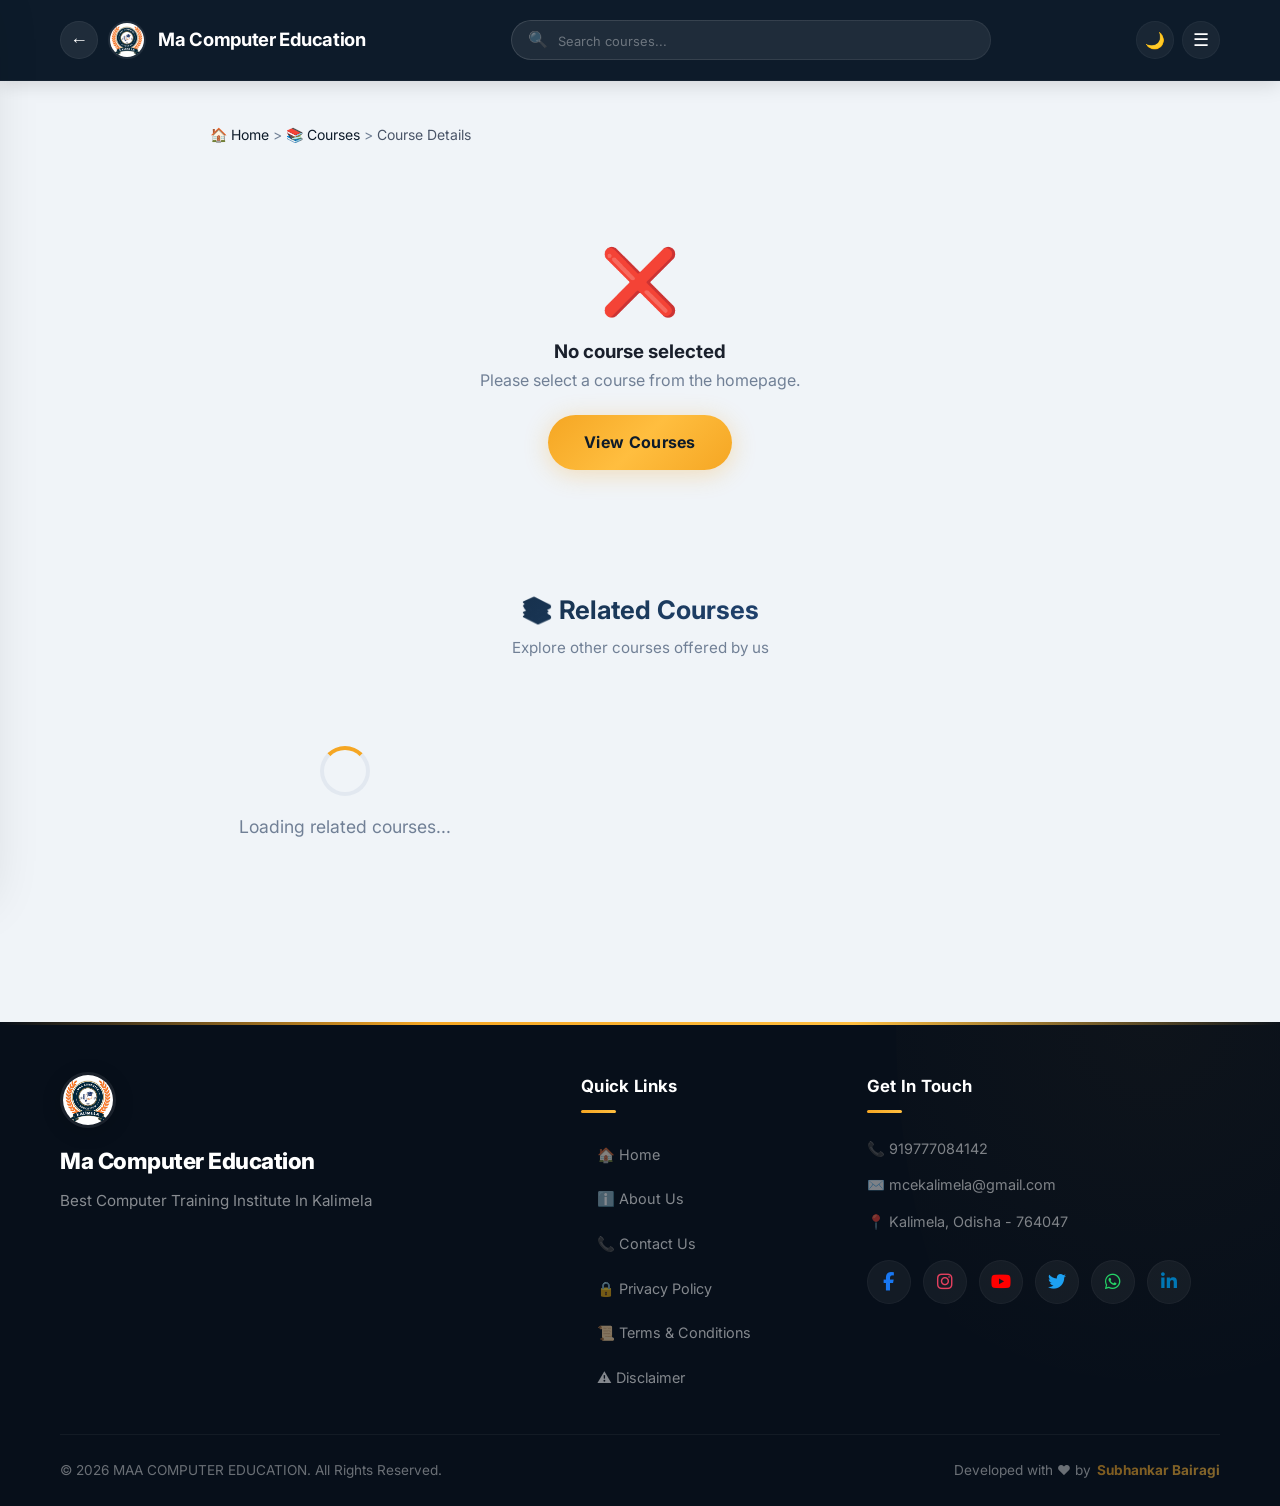
<file: course-details.html>
<!DOCTYPE html>
<html lang="en">
<head>
    <!-- ============================================
         BASIC META TAGS
         ============================================ -->
    <meta charset="UTF-8">
    <meta name="viewport" content="width=device-width, initial-scale=1.0, user-scalable=yes">
    
    <!-- ===== PRIMARY SEO TAGS (Dynamic) ===== -->
    <title id="pageTitle">Course Details - Ma Computer Education</title>
    <meta name="description" id="pageDescription" content="Learn about our computer courses at Ma Computer Education. Complete course details including fees, duration, syllabus, eligibility and admission process.">
    <meta name="keywords" content="computer course details, OSCIT, DCA, PGDCA, NIELIT, computer training, course fees, course syllabus, computer institute Kalimela">
    <meta name="author" content="Maa Computer Education">
    <meta name="robots" content="index, follow">
    <meta name="googlebot" content="index, follow">
    <meta name="revisit-after" content="7 days">
    <meta name="language" content="English">
    <meta name="distribution" content="global">
    <meta name="rating" content="General">
    
    <!-- ===== OPEN GRAPH TAGS (Social Media) ===== -->
    <meta property="og:title" id="ogTitle" content="Course Details - Ma Computer Education">
    <meta property="og:description" id="ogDescription" content="Complete computer course details at Ma Computer Education. Fees, duration, syllabus, eligibility and admission process.">
    <meta property="og:url" id="ogUrl" content="https://www.maacomputerkalimela.in/course-details.html">
    <meta property="og:type" content="website">
    <meta property="og:image" content="https://www.maacomputerkalimela.in/assets/images/logo/og-image.jpg">
    <meta property="og:image:width" content="1200">
    <meta property="og:image:height" content="630">
    <meta property="og:locale" content="en_US">
    <meta property="og:site_name" content="Maa Computer Education">
    
    <!-- ===== TWITTER CARD TAGS ===== -->
    <meta name="twitter:card" content="summary_large_image">
    <meta name="twitter:title" id="twitterTitle" content="Course Details - Ma Computer Education">
    <meta name="twitter:description" id="twitterDescription" content="Complete computer course details at Ma Computer Education.">
    <meta name="twitter:image" content="https://www.maacomputerkalimela.in/assets/images/logo/twitter-image.jpg">
    
    <!-- ===== CANONICAL TAG ===== -->
    <link rel="canonical" id="canonicalLink" href="https://www.maacomputerkalimela.in/course-details.html">
    
    <!-- ===== THEME COLOR ===== -->
    <meta name="theme-color" content="#0f1b33">
    <meta name="apple-mobile-web-app-capable" content="yes">
    <meta name="apple-mobile-web-app-status-bar-style" content="black-translucent">
    
    <!-- ===== FAVICON ===== -->
    <link rel="icon" href="assets/images/logo/favicon.ico" type="image/x-icon">
    <link rel="shortcut icon" href="assets/images/logo/favicon.ico" type="image/x-icon">
    <link rel="apple-touch-icon" sizes="180x180" href="assets/images/logo/apple-touch-icon.png">
    <link rel="icon" type="image/png" sizes="32x32" href="assets/images/logo/favicon-32x32.png">
    <link rel="icon" type="image/png" sizes="16x16" href="assets/images/logo/favicon-16x16.png">
    
    <!-- ===== JSON-LD SCHEMA (Course) ===== -->
    <script type="application/ld+json" id="courseSchema">
    {
      "@context": "https://schema.org",
      "@type": "Course",
      "name": "Computer Course",
      "description": "Complete computer course details at Ma Computer Education.",
      "provider": {
        "@type": "EducationalOrganization",
        "name": "Maa Computer Education",
        "url": "https://www.maacomputerkalimela.in/"
      },
      "hasCourseInstance": {
        "@type": "CourseInstance",
        "courseMode": "Onsite",
        "location": {
          "@type": "Place",
          "address": {
            "@type": "PostalAddress",
            "addressLocality": "Kalimela",
            "addressRegion": "Odisha",
            "addressCountry": "IN"
          }
        }
      }
    }
    </script>
    
    <!-- ===== BREADCRUMB SCHEMA ===== -->
    <script type="application/ld+json">
    {
      "@context": "https://schema.org",
      "@type": "BreadcrumbList",
      "itemListElement": [
        {
          "@type": "ListItem",
          "position": 1,
          "name": "Home",
          "item": "https://www.maacomputerkalimela.in/"
        },
        {
          "@type": "ListItem",
          "position": 2,
          "name": "Courses",
          "item": "https://www.maacomputerkalimela.in/#courses"
        },
        {
          "@type": "ListItem",
          "position": 3,
          "name": "Course Details",
          "item": "https://www.maacomputerkalimela.in/course-details.html"
        }
      ]
    }
    </script>
    
    <!-- ===== ALL CSS FILES ===== -->
    <link rel="stylesheet" href="css/style.css">
    <link rel="stylesheet" href="css/header.css">
    <link rel="stylesheet" href="css/footer.css">
    <link rel="stylesheet" href="css/course.css">
    <link rel="stylesheet" href="css/responsive.css">
    
    <link rel="icon" href="assets/images/logo/favicon.ico">
    <link href="https://fonts.googleapis.com/css2?family=Inter:wght@300;400;500;600;700;800;900&display=swap" rel="stylesheet">
    <link rel="stylesheet" href="https://cdnjs.cloudflare.com/ajax/libs/font-awesome/6.5.0/css/all.min.css">
</head>
<body>

<!-- ============================================
     HEADER
     ============================================ -->
<header class="main-header">
    <div class="header-container">
        <div class="header-row">
            <div class="header-left">
                <button class="back-btn" onclick="history.back()" aria-label="Go Back">
                    ←
                </button>
                <a href="index.html" class="logo">
                    <img src="assets/images/logo/logo.png" alt="Ma Computer Education" onerror="this.src='data:image/svg+xml,%3Csvg xmlns=%22http://www.w3.org/2000/svg%22 width=%2240%22 height=%2240%22 viewBox=%220 0 40 40%22%3E%3Crect width=%2240%22 height=%2240%22 fill=%22%231a3a5c%22/%3E%3Ctext x=%2220%22 y=%2226%22 text-anchor=%22middle%22 font-size=%2220%22 fill=%22%23e8a838%22%3EM%3C/text%3E%3C/svg%3E'">
                    <span class="logo-text">Ma Computer Education</span>
                </a>
            </div>
            
            <!-- Center: Search -->
            <div class="header-center">
                <div class="search-wrapper">
                    <span class="search-icon">🔍</span>
                    <input type="text" id="searchInput" placeholder="Search courses..." onkeydown="if(event.key==='Enter') searchCourses()" autocomplete="off">
                    <button class="search-clear" id="searchClear" onclick="clearSearch()" style="display:none; background:none; border:none; color:rgba(255,255,255,0.5); cursor:pointer; font-size:16px; padding:4px;">✕</button>
                </div>
            </div>
            
            <!-- Right: Dark Mode + Menu -->
            <div class="header-right">
                <button class="header-btn dark-toggle" id="darkToggle" onclick="toggleDarkMode()" aria-label="Toggle Dark Mode">
                    🌙
                </button>
                <button class="header-btn menu-toggle" onclick="toggleSidebar()" aria-label="Open Menu">
                    ☰
                </button>
            </div>
        </div>
    </div>
</header>

<!-- ============================================
     SIDEBAR
     ============================================ -->
<div id="sidebarOverlay" class="sidebar-overlay" onclick="closeSidebar()"></div>
<div id="sidebar" class="sidebar">
    <div class="sidebar-header">
        <div class="sidebar-logo">
            <img src="assets/images/logo/logo.png" alt="Ma Computer Education" onerror="this.src='data:image/svg+xml,%3Csvg xmlns=%22http://www.w3.org/2000/svg%22 width=%2235%22 height=%2235%22 viewBox=%220 0 35 35%22%3E%3Crect width=%2235%22 height=%2235%22 fill=%22%231a3a5c%22/%3E%3Ctext x=%2217.5%22 y=%2223%22 text-anchor=%22middle%22 font-size=%2218%22 fill=%22%23e8a838%22%3EM%3C/text%3E%3C/svg%3E'">
            <span>Ma Computer Education</span>
        </div>
        <button class="sidebar-close" onclick="closeSidebar()">✕</button>
    </div>
    <nav class="sidebar-nav">
        <a href="index.html" class="sidebar-link">
            <span class="link-icon">🏠</span>
            <span class="link-text">Home</span>
        </a>
        <a href="index.html#courses" class="sidebar-link" onclick="closeSidebar();">
            <span class="link-icon">📚</span>
            <span class="link-text">All Courses</span>
        </a>
        <a href="about.html" class="sidebar-link">
            <span class="link-icon">ℹ️</span>
            <span class="link-text">About Us</span>
        </a>
        <a href="contact.html" class="sidebar-link">
            <span class="link-icon">📞</span>
            <span class="link-text">Contact Us</span>
        </a>
        <hr class="sidebar-divider">
        <a href="privacy-policy.html" class="sidebar-link">
            <span class="link-icon">🔒</span>
            <span class="link-text">Privacy Policy</span>
        </a>
        <a href="terms.html" class="sidebar-link">
            <span class="link-icon">📜</span>
            <span class="link-text">Terms & Conditions</span>
        </a>
        <a href="disclaimer.html" class="sidebar-link">
            <span class="link-icon">⚠️</span>
            <span class="link-text">Disclaimer</span>
        </a>
        <hr class="sidebar-divider">
        <a href="#" class="sidebar-link" onclick="toggleDarkMode(); closeSidebar();">
            <span class="link-icon">🌙</span>
            <span class="link-text">Dark Mode</span>
        </a>
    </nav>
</div>

<!-- ============================================
     MAIN CONTENT
     ============================================ -->
<main class="course-details-page">
    <div class="container">
        <!-- Breadcrumb -->
        <div class="breadcrumb">
            <a href="index.html">🏠 Home</a> > 
            <a href="index.html#courses">📚 Courses</a> > 
            <span id="courseBreadcrumb">Course Details</span>
        </div>

        <!-- Course Content -->
        <div id="courseContent">
            <div class="loading">
                <div class="spinner"></div>
                <p>Loading course details...</p>
            </div>
        </div>

        <!-- Related Courses -->
        <section class="related-courses" id="relatedCourses">
            <h2>📚 Related Courses</h2>
            <p class="section-subtitle">Explore other courses offered by us</p>
            <div class="related-grid" id="relatedGrid">
                <div class="loading">
                    <div class="spinner"></div>
                    <p>Loading related courses...</p>
                </div>
            </div>
        </section>
    </div>
</main>

<!-- ============================================
     FOOTER
     ============================================ -->
<footer class="main-footer">
    <div class="footer-container">
        <div class="footer-top">
            <div class="footer-brand">
                <img src="assets/images/logo/logo.png" alt="Ma Computer Education" onerror="this.src='data:image/svg+xml,%3Csvg xmlns=%22http://www.w3.org/2000/svg%22 width=%2250%22 height=%2250%22 viewBox=%220 0 50 50%22%3E%3Crect width=%2250%22 height=%2250%22 fill=%22%231a3a5c%22/%3E%3Ctext x=%2225%22 y=%2233%22 text-anchor=%22middle%22 font-size=%2224%22 fill=%22%23e8a838%22%3EM%3C/text%3E%3C/svg%3E'">
                <h3>Ma Computer Education</h3>
                <p>Best Computer Training Institute In Kalimela</p>
            </div>
            <div class="footer-links">
                <h4>Quick Links</h4>
                <a href="index.html">🏠 Home</a>
                <a href="about.html">ℹ️ About Us</a>
                <a href="contact.html">📞 Contact Us</a>
                <a href="privacy-policy.html">🔒 Privacy Policy</a>
                <a href="terms.html">📜 Terms &amp; Conditions</a>
                <a href="disclaimer.html">⚠️ Disclaimer</a>
            </div>
            <div class="footer-contact">
                <h4>Get In Touch</h4>
                <p id="footerPhone">📞 +91-9777084142</p>
                <p id="footerEmail">✉️ mcekalimela@gmail.com</p>
                <p id="footerAddress">📍 Kalimela, Odisha - 764047</p>
                <div class="footer-social">
    <a href="https://www.facebook.com/share/15z5o24xX4x/" class="facebook" aria-label="Facebook" target="_blank" rel="noopener noreferrer">
        <i class="fab fa-facebook-f"></i>
    </a>
    <a href="https://www.instagram.com/maacomputereducation/" class="instagram" aria-label="Instagram" target="_blank" rel="noopener noreferrer">
        <i class="fab fa-instagram"></i>
    </a>
    <a href="https://youtube.com/@maacomputereducationkalimela" class="youtube" aria-label="YouTube" target="_blank" rel="noopener noreferrer">
        <i class="fab fa-youtube"></i>
    </a>
    <a href="https://x.com/Maacomputef99" class="twitter" aria-label="Twitter" target="_blank" rel="noopener noreferrer">
        <i class="fab fa-twitter"></i>
    </a>
    <a href="https://wa.me/919777084142" class="whatsapp" aria-label="WhatsApp" target="_blank" rel="noopener noreferrer">
        <i class="fab fa-whatsapp"></i>
    </a>
    <a href="https://www.linkedin.com/in/maa-computer-education-373791273" class="linkedin" aria-label="LinkedIn" target="_blank" rel="noopener noreferrer">
        <i class="fab fa-linkedin-in"></i>
    </a>
</div>
            </div>
        </div>
        <div class="footer-bottom">
            <p id="footerText">© 2026 Ma Computer Education. All Rights Reserved.</p>
            <p id="developerCredit">
                Developed with <span class="heart">❤️</span> by 
                <span onclick="window.open('developer.html', '_self')" style="cursor:pointer; font-weight:700; color:#f5a623; transition:all 0.3s;">
                    Subhankar Bairagi
                </span>
            </p>
        </div>
    </div>
</footer>

<!-- ============================================
     SCRIPTS
     ============================================ -->
<script src="js/app.js"></script>
<script src="js/search.js"></script>
<script src="js/admission-form.js"></script>
<script src="js/course-loader.js"></script>
<script src="js/dark-mode.js"></script>
<script src="js/advanced-search.js"></script>

<script>
    document.addEventListener('DOMContentLoaded', function() {
        // Load data
        loadWebsiteData();
        loadCourseDetails();
        
        // Show back button on inner pages
        if (window.location.pathname !== '/' && !window.location.pathname.includes('index.html')) {
            const backBtn = document.querySelector('.back-btn');
            if (backBtn) {
                backBtn.style.display = 'flex';
                backBtn.classList.add('visible');
            }
        }
        
        // Search clear button
        const searchInput = document.getElementById('searchInput');
        const searchClear = document.getElementById('searchClear');
        if (searchInput && searchClear) {
            searchInput.addEventListener('input', function() {
                searchClear.style.display = this.value.length > 0 ? 'block' : 'none';
            });
        }
        
        console.log('✅ Course Details Page Loaded Successfully');
    });
    
    // Clear search function
    function clearSearch() {
        const searchInput = document.getElementById('searchInput');
        if (searchInput) {
            searchInput.value = '';
            searchInput.focus();
            document.getElementById('searchClear').style.display = 'none';
        }
    }
    
    // ✅ Load related courses - FIXED: Only call from here
    async function loadRelatedCourses() {
        const container = document.getElementById('relatedGrid');
        if (!container) return;
        
        try {
            const response = await fetch('data/courses.json');
            if (!response.ok) throw new Error('Courses not found');
            const data = await response.json();
            
            const urlParams = new URLSearchParams(window.location.search);
            const currentId = urlParams.get('id');
            
            let related = data.courses.filter(c => c.id !== currentId);
            
            if (related.length > 3) {
                const shuffled = related.sort(() => 0.5 - Math.random());
                related = shuffled.slice(0, 3);
            }
            
            if (related.length === 0) {
                container.innerHTML = `
                    <p style="text-align:center; color:var(--text-light); padding:20px;">
                        No related courses found
                    </p>
                `;
                return;
            }
            
            container.innerHTML = related.map(course => `
                <div class="related-card" onclick="openCourse('${course.id}')">
                    <div class="related-icon">📘</div>
                    <h3>${course.name}</h3>
                    <p>${course.duration || ''} • ${course.fees || ''}</p>
                    <span class="related-arrow">→</span>
                </div>
            `).join('');
            
        } catch (error) {
            console.error('Error loading related courses:', error);
            container.innerHTML = `
                <p style="text-align:center; color:var(--text-light); padding:20px;">
                    No related courses available
                </p>
            `;
        }
    }
    
    // ✅ Update SEO meta tags dynamically based on course data
    function updateSEOMetaTags(courseName, courseDescription) {
        if (!courseName) return;
        
        const title = `${courseName} - Ma Computer Education`;
        const description = courseDescription || `Learn about ${courseName} at Ma Computer Education. Complete course details including fees, duration, syllabus, eligibility and admission process.`;
        
        document.title = title;
        document.querySelector('meta[name="description"]').content = description;
        document.querySelector('meta[property="og:title"]').content = title;
        document.querySelector('meta[property="og:description"]').content = description;
        document.querySelector('meta[name="twitter:title"]').content = title;
        document.querySelector('meta[name="twitter:description"]').content = description;
        
        // Update canonical URL with course ID
        const urlParams = new URLSearchParams(window.location.search);
        const courseId = urlParams.get('id');
        if (courseId) {
            const canonical = document.getElementById('canonicalLink');
            if (canonical) {
                canonical.href = `https://www.maacomputerkalimela.in/course-details.html?id=${courseId}`;
            }
            const ogUrl = document.getElementById('ogUrl');
            if (ogUrl) {
                ogUrl.content = `https://www.maacomputerkalimela.in/course-details.html?id=${courseId}`;
            }
        }
    }
    
    // ✅ Override renderCourseDetails to update SEO
    const originalRender = window.renderCourseDetails;
    if (originalRender) {
        window.renderCourseDetails = function(container, data, courseId) {
            // Call original function
            originalRender(container, data, courseId);
            
            // Update SEO
            updateSEOMetaTags(data.name, data.description);
            
            // Update breadcrumb
            const breadcrumbSpan = document.getElementById('courseBreadcrumb');
            if (breadcrumbSpan) {
                breadcrumbSpan.textContent = data.name || courseId.toUpperCase();
            }
            
            // Load related courses
            loadRelatedCourses();
        };
    }
</script>

</body>
</html>
</file>
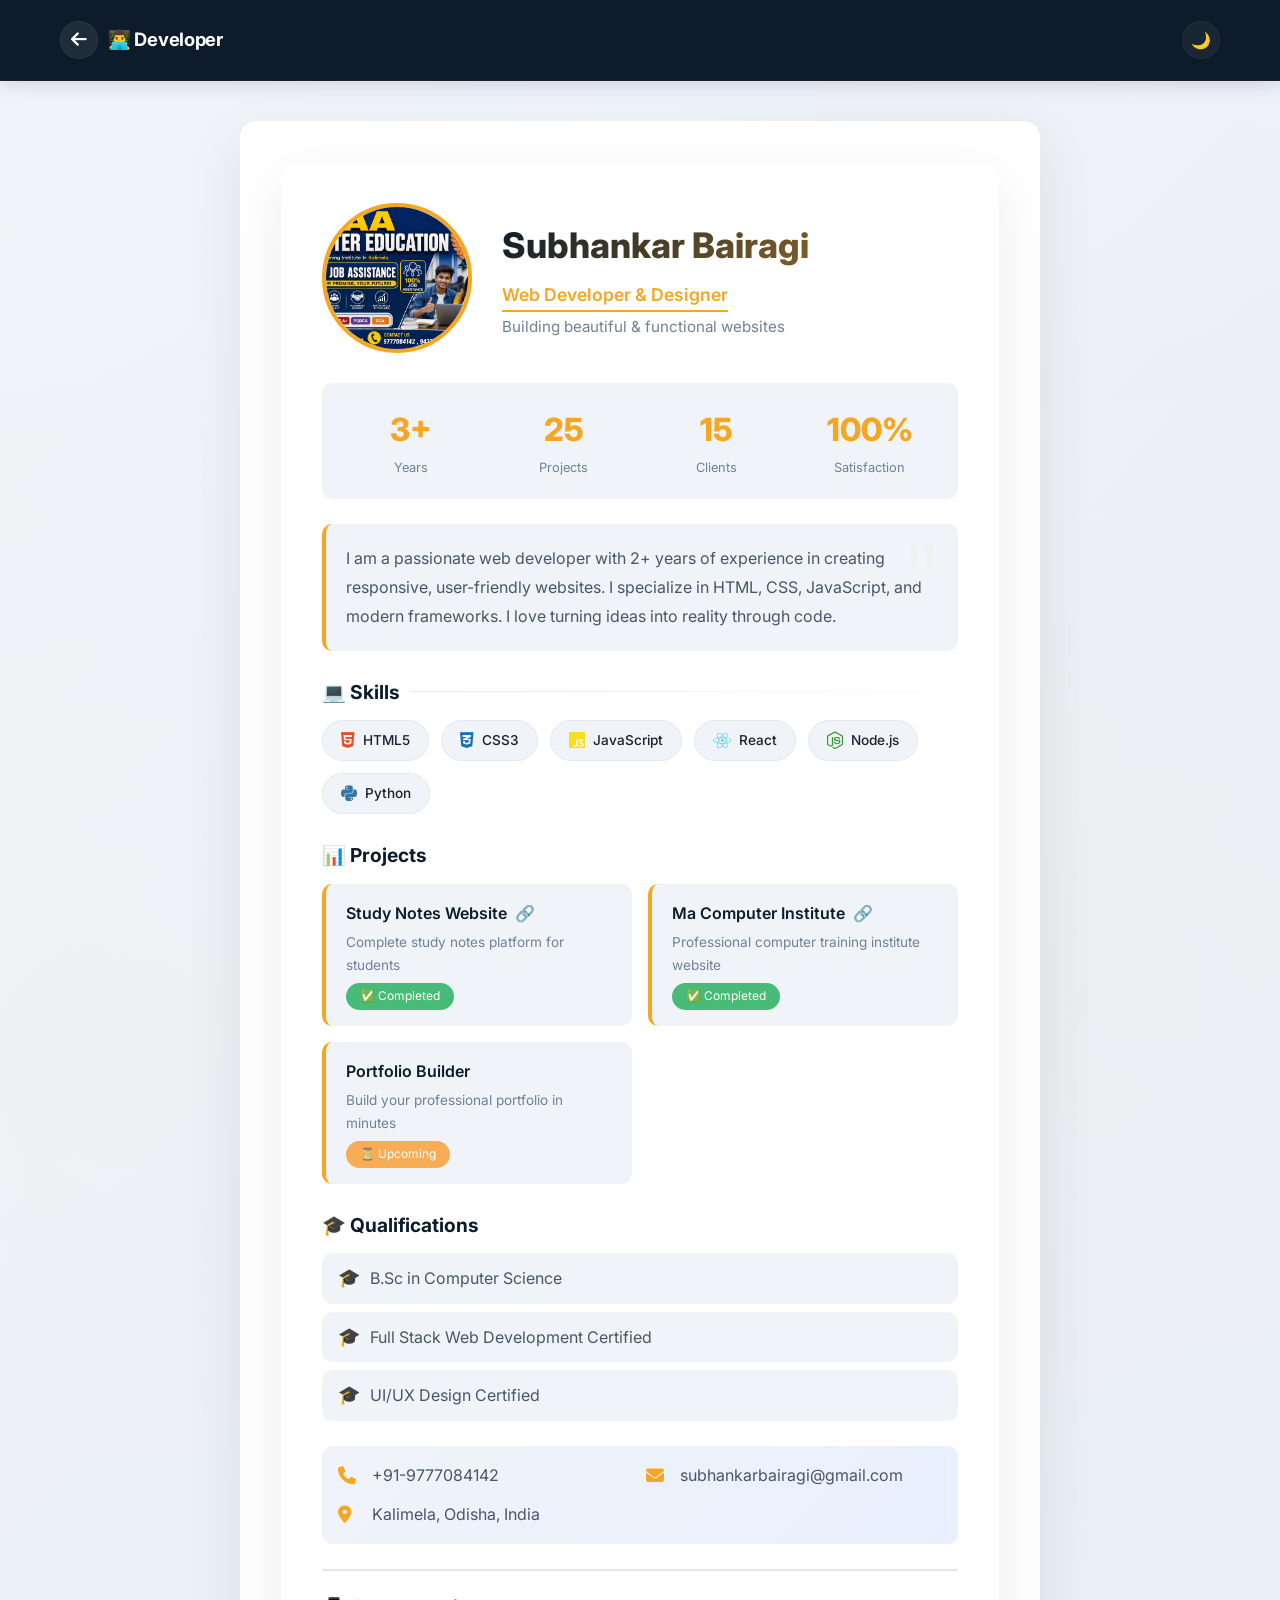
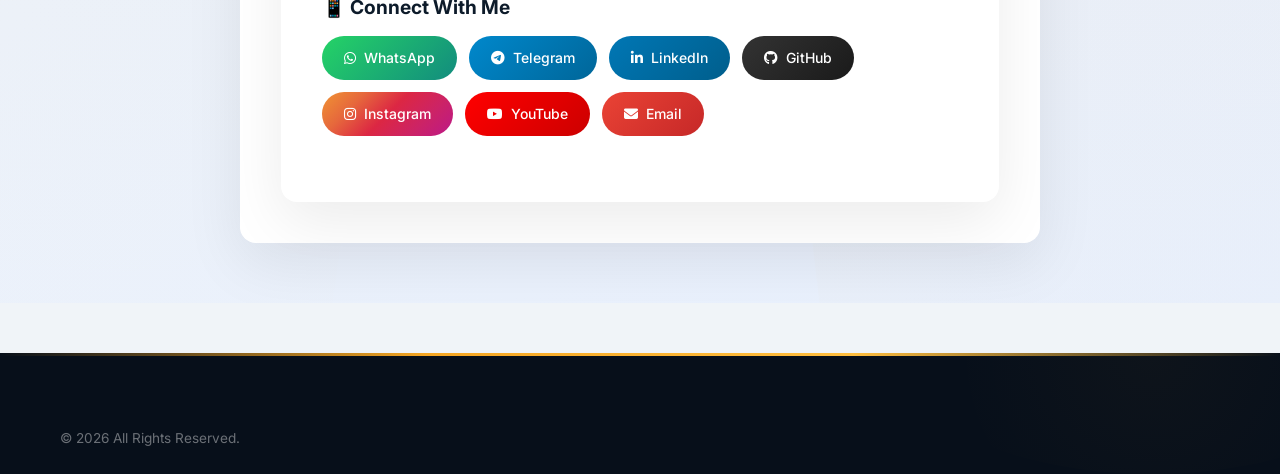
<file: developer.html>
<!DOCTYPE html>
<html lang="en">
<head>
    <meta charset="UTF-8">
    <meta name="viewport" content="width=device-width, initial-scale=1.0, user-scalable=yes">
    <meta name="description" content="Developer Portfolio - Subhankar Bairagi">
    <title>Developer - Subhankar Bairagi</title>
    
    <!-- ===== CSS FILES ===== -->
    <link rel="stylesheet" href="css/style.css">
    <link rel="stylesheet" href="css/header.css">
    <link rel="stylesheet" href="css/footer.css">
    <link rel="stylesheet" href="css/developer.css">
    
    <link rel="icon" href="assets/images/logo/favicon.ico">
    <link href="https://fonts.googleapis.com/css2?family=Inter:wght@300;400;500;600;700;800;900&display=swap" rel="stylesheet">
    <link rel="stylesheet" href="https://cdnjs.cloudflare.com/ajax/libs/font-awesome/6.5.0/css/all.min.css">
</head>
<body>

<!-- ===== HEADER ===== -->
<header class="main-header">
    <div class="header-container">
        <div class="header-row">
            <div class="header-left">
                <button class="back-btn visible" onclick="history.back()" aria-label="Go Back">
                    <i class="fas fa-arrow-left"></i>
                </button>
                <a href="index.html" class="logo">
                    <span class="logo-text">👨‍💻 Developer</span>
                </a>
            </div>
            <div class="header-right">
                <button class="header-btn dark-toggle" id="darkToggle" onclick="toggleDarkMode()" aria-label="Toggle Dark Mode">
                    <i class="fas fa-moon"></i>
                </button>
            </div>
        </div>
    </div>
</header>

<!-- ===== MAIN CONTENT ===== -->
<main class="developer-page">
    <div class="container">
        <!-- Loading State -->
        <div id="developerLoader" class="loading">
            <div class="spinner"></div>
            <p>Loading developer profile...</p>
        </div>
        
        <!-- Developer Card (will be populated by JS) -->
        <div id="developerCard" class="developer-card" style="display:none;"></div>
    </div>
</main>

<!-- ===== FOOTER ===== -->
<footer class="main-footer">
    <div class="footer-container">
        <div class="footer-bottom">
            <p>&copy; 2026 All Rights Reserved.</p>
        </div>
    </div>
</footer>

<!-- ===== SCRIPTS ===== -->
<script src="js/dark-mode.js"></script>
<script src="js/developer.js"></script>

<script>
    // Load developer data when page loads
    document.addEventListener('DOMContentLoaded', function() {
        if (typeof loadDeveloperData === 'function') {
            loadDeveloperData();
        } else {
            // Fallback if developer.js not loaded
            document.getElementById('developerLoader').style.display = 'none';
            document.getElementById('developerCard').style.display = 'block';
            document.getElementById('developerCard').innerHTML = `
                <div class="dev-profile">
                    <div class="dev-photo-placeholder">👨‍💻</div>
                    <div class="dev-info">
                        <h1>Subhankar Bairagi</h1>
                        <div class="dev-title">Web Developer &amp; Designer</div>
                        <div class="dev-tagline">Building beautiful &amp; functional websites</div>
                    </div>
                </div>
                <div class="dev-stats">
                    <div class="dev-stat"><div class="stat-number">3+</div><div class="stat-label">Years</div></div>
                    <div class="dev-stat"><div class="stat-number">25</div><div class="stat-label">Projects</div></div>
                    <div class="dev-stat"><div class="stat-number">15</div><div class="stat-label">Clients</div></div>
                    <div class="dev-stat"><div class="stat-number">100%</div><div class="stat-label">Satisfaction</div></div>
                </div>
                <div class="dev-bio"><p>I am a passionate web developer with 3+ years of experience...</p></div>
                <div class="dev-contact">
                    <p>📞 +91-9777084142</p>
                    <p>✉️ subhankarbairagi@gmail.com</p>
                    <p>📍 Kalimela, Odisha</p>
                </div>
            `;
        }
    });
</script>

</body>
</html>
</file>
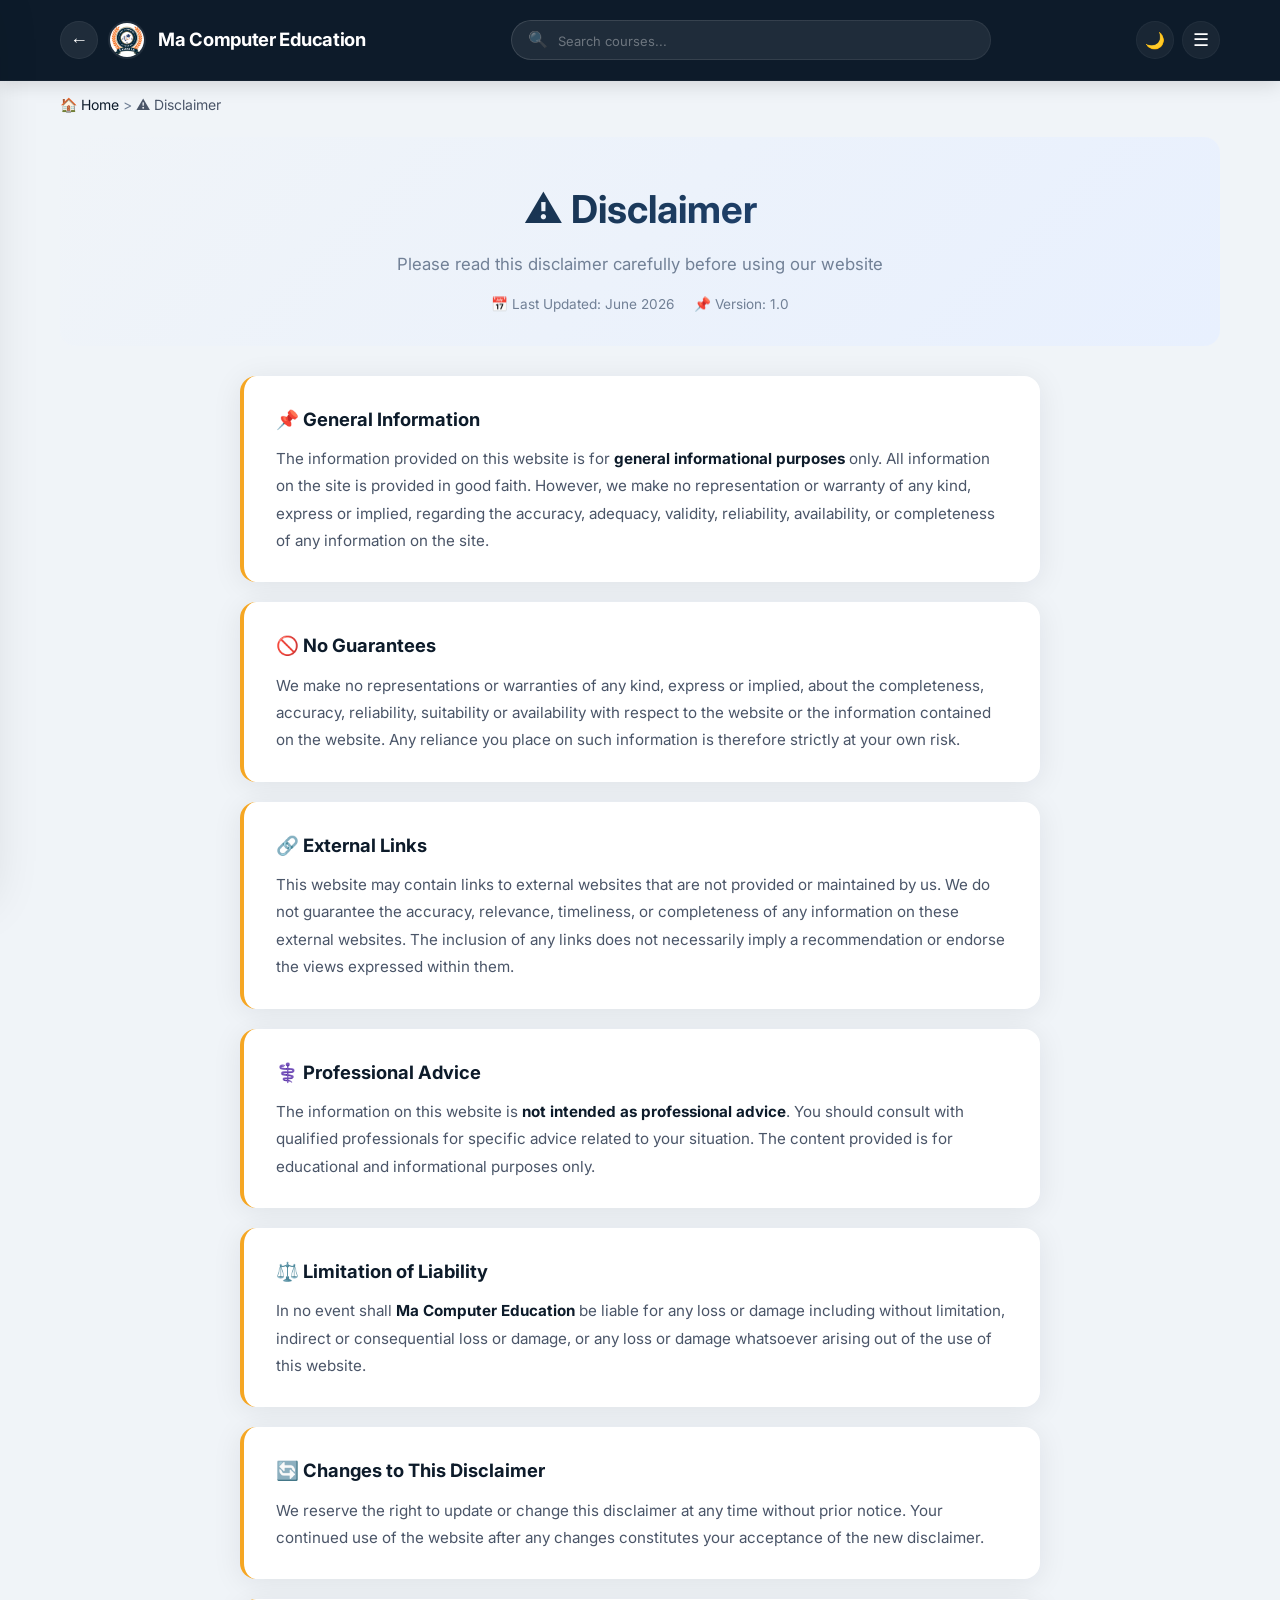
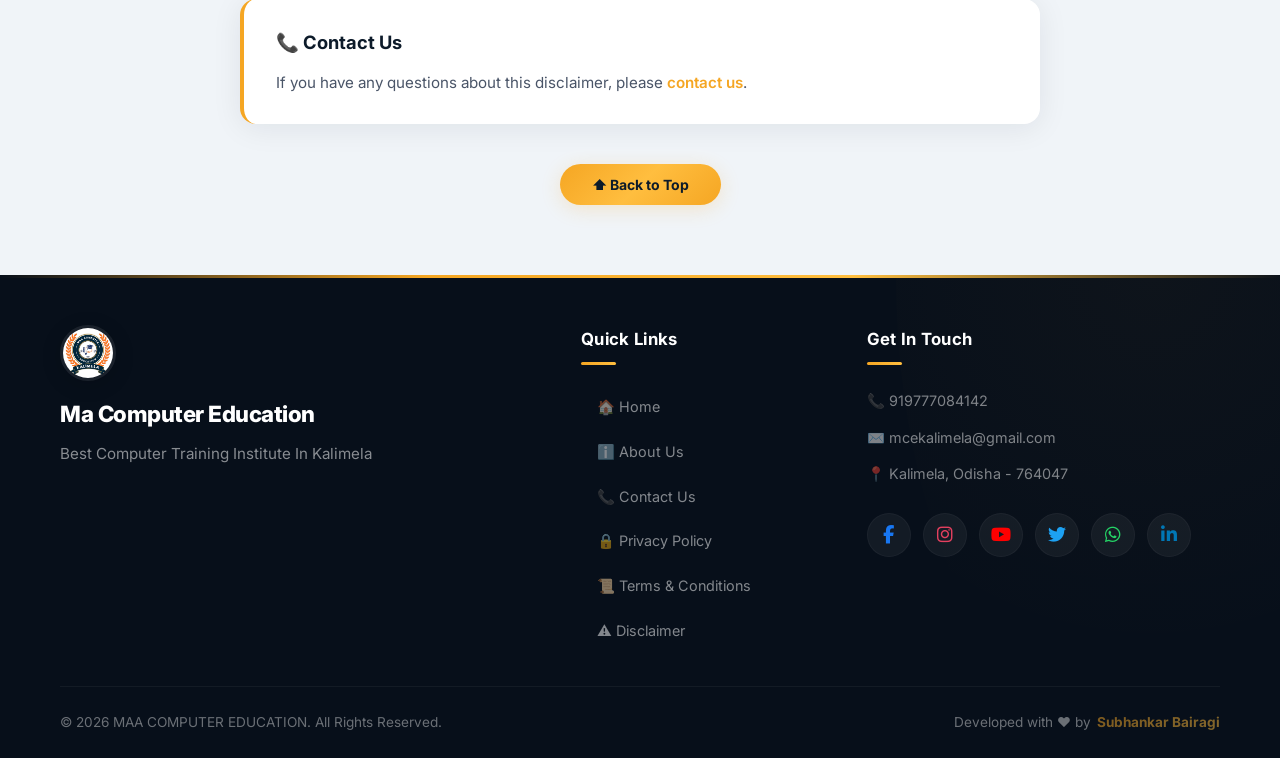
<file: disclaimer.html>
<!DOCTYPE html>
<html lang="en">
<head>
    <!-- ============================================
         BASIC META TAGS
         ============================================ -->
    <meta charset="UTF-8">
    <meta name="viewport" content="width=device-width, initial-scale=1.0, user-scalable=yes">
    
    <!-- ===== PRIMARY SEO TAGS ===== -->
    <title>Disclaimer - Maa Computer Education | Best Computer Training Institute in Kalimela</title>
    <meta name="description" content="Read the disclaimer for Maa Computer Education website. Learn about our liability limitations, external links policy, professional advice disclaimer and more.">
    <meta name="keywords" content="disclaimer, Maa Computer Education disclaimer, computer institute disclaimer, website disclaimer, liability disclaimer">
    <meta name="author" content="Maa Computer Education">
    <meta name="robots" content="index, follow">
    <meta name="googlebot" content="index, follow">
    <meta name="revisit-after" content="7 days">
    <meta name="language" content="English">
    <meta name="distribution" content="global">
    <meta name="rating" content="General">
    
    <!-- ===== OPEN GRAPH TAGS (Social Media) ===== -->
    <meta property="og:title" content="Disclaimer - Maa Computer Education">
    <meta property="og:description" content="Read the disclaimer for Maa Computer Education website. Learn about our liability limitations and policies.">
    <meta property="og:url" content="https://www.maacomputerkalimela.in/disclaimer.html">
    <meta property="og:type" content="website">
    <meta property="og:image" content="https://www.maacomputerkalimela.in/assets/images/logo/og-image.jpg">
    <meta property="og:image:width" content="1200">
    <meta property="og:image:height" content="630">
    <meta property="og:locale" content="en_US">
    <meta property="og:site_name" content="Maa Computer Education">
    
    <!-- ===== TWITTER CARD TAGS ===== -->
    <meta name="twitter:card" content="summary_large_image">
    <meta name="twitter:title" content="Disclaimer - Maa Computer Education">
    <meta name="twitter:description" content="Read the disclaimer for Maa Computer Education website.">
    <meta name="twitter:image" content="https://www.maacomputerkalimela.in/assets/images/logo/twitter-image.jpg">
    
    <!-- ===== CANONICAL TAG ===== -->
    <link rel="canonical" href="https://www.maacomputerkalimela.in/disclaimer.html">
    
    <!-- ===== THEME COLOR ===== -->
    <meta name="theme-color" content="#0f1b33">
    <meta name="apple-mobile-web-app-capable" content="yes">
    <meta name="apple-mobile-web-app-status-bar-style" content="black-translucent">
    
    <!-- ===== FAVICON ===== -->
    <link rel="icon" href="assets/images/logo/favicon.ico" type="image/x-icon">
    <link rel="shortcut icon" href="assets/images/logo/favicon.ico" type="image/x-icon">
    <link rel="apple-touch-icon" sizes="180x180" href="assets/images/logo/apple-touch-icon.png">
    <link rel="icon" type="image/png" sizes="32x32" href="assets/images/logo/favicon-32x32.png">
    <link rel="icon" type="image/png" sizes="16x16" href="assets/images/logo/favicon-16x16.png">
    
    <!-- ===== JSON-LD SCHEMA (WebPage) ===== -->
    <script type="application/ld+json">
    {
      "@context": "https://schema.org",
      "@type": "WebPage",
      "name": "Disclaimer - Maa Computer Education",
      "description": "Read the disclaimer for Maa Computer Education website.",
      "url": "https://www.maacomputerkalimela.in/disclaimer.html",
      "isPartOf": {
        "@type": "EducationalOrganization",
        "name": "Maa Computer Education",
        "url": "https://www.maacomputerkalimela.in/"
      }
    }
    </script>
    
    <!-- ===== BREADCRUMB SCHEMA ===== -->
    <script type="application/ld+json">
    {
      "@context": "https://schema.org",
      "@type": "BreadcrumbList",
      "itemListElement": [
        {
          "@type": "ListItem",
          "position": 1,
          "name": "Home",
          "item": "https://www.maacomputerkalimela.in/"
        },
        {
          "@type": "ListItem",
          "position": 2,
          "name": "Disclaimer",
          "item": "https://www.maacomputerkalimela.in/disclaimer.html"
        }
      ]
    }
    </script>
    
    <!-- ===== ORGANIZATION SCHEMA ===== -->
    <script type="application/ld+json">
    {
      "@context": "https://schema.org",
      "@type": "EducationalOrganization",
      "name": "Maa Computer Education",
      "description": "Best Computer Training Institute in Kalimela offering OSCIT, DCA, PGDCA, NIELIT and more computer courses.",
      "url": "https://www.maacomputerkalimela.in/",
      "logo": "https://www.maacomputerkalimela.in/assets/images/logo/logo.png",
      "address": {
        "@type": "PostalAddress",
        "streetAddress": "Main Road, Kalimela",
        "addressLocality": "Kalimela",
        "addressRegion": "Odisha",
        "postalCode": "764047",
        "addressCountry": "IN"
      },
      "contactPoint": {
        "@type": "ContactPoint",
        "telephone": "+91-9777084142",
        "contactType": "Sales"
      },
      "sameAs": [
    "https://www.facebook.com/share/15z5o24xX4x/",
    "https://www.instagram.com/maacomputereducation/",
    "https://youtube.com/@maacomputereducationkalimela",
    "https://x.com/Maacomputef99",
    "https://www.linkedin.com/in/maa-computer-education-373791273"
]
    }
    </script>
    
    <!-- ===== ALL CSS FILES ===== -->
    <link rel="stylesheet" href="css/style.css">
    <link rel="stylesheet" href="css/header.css">
    <link rel="stylesheet" href="css/footer.css">
    <link rel="stylesheet" href="css/responsive.css">
    
    <link rel="icon" href="assets/images/logo/favicon.ico">
    <link href="https://fonts.googleapis.com/css2?family=Inter:wght@300;400;500;600;700;800;900&display=swap" rel="stylesheet">
    <link rel="stylesheet" href="https://cdnjs.cloudflare.com/ajax/libs/font-awesome/6.5.0/css/all.min.css">
</head>
<body>

<!-- ============================================
     HEADER
     ============================================ -->
<header class="main-header">
    <div class="header-container">
        <div class="header-row">
            <div class="header-left">
                <button class="back-btn" onclick="history.back()" aria-label="Go Back">
                    ←
                </button>
                <a href="index.html" class="logo">
                    <img src="assets/images/logo/logo.png" alt="Ma Computer Education" onerror="this.src='data:image/svg+xml,%3Csvg xmlns=%22http://www.w3.org/2000/svg%22 width=%2240%22 height=%2240%22 viewBox=%220 0 40 40%22%3E%3Crect width=%2240%22 height=%2240%22 fill=%22%231a3a5c%22/%3E%3Ctext x=%2220%22 y=%2226%22 text-anchor=%22middle%22 font-size=%2220%22 fill=%22%23e8a838%22%3EM%3C/text%3E%3C/svg%3E'">
                    <span class="logo-text">Ma Computer Education</span>
                </a>
            </div>
            
            <!-- ✅ SEARCH BAR ADDED -->
            <div class="header-center">
                <div class="search-wrapper">
                    <span class="search-icon">🔍</span>
                    <input type="text" id="searchInput" placeholder="Search courses..." onkeydown="if(event.key==='Enter') searchCourses()" autocomplete="off">
                    <button class="search-clear" id="searchClear" onclick="clearSearch()" style="display:none; background:none; border:none; color:rgba(255,255,255,0.5); cursor:pointer; font-size:16px; padding:4px;">✕</button>
                </div>
            </div>
            
            <div class="header-right">
                <button class="header-btn dark-toggle" id="darkToggle" onclick="toggleDarkMode()" aria-label="Toggle Dark Mode">
                    🌙
                </button>
                <button class="header-btn menu-toggle" onclick="toggleSidebar()" aria-label="Open Menu">
                    ☰
                </button>
            </div>
        </div>
    </div>
</header>

<!-- ============================================
     SIDEBAR
     ============================================ -->
<div id="sidebarOverlay" class="sidebar-overlay" onclick="closeSidebar()"></div>
<div id="sidebar" class="sidebar">
    <div class="sidebar-header">
        <div class="sidebar-logo">
            <img src="assets/images/logo/logo.png" alt="Ma Computer Education" onerror="this.src='data:image/svg+xml,%3Csvg xmlns=%22http://www.w3.org/2000/svg%22 width=%2235%22 height=%2235%22 viewBox=%220 0 35 35%22%3E%3Crect width=%2235%22 height=%2235%22 fill=%22%231a3a5c%22/%3E%3Ctext x=%2217.5%22 y=%2223%22 text-anchor=%22middle%22 font-size=%2218%22 fill=%22%23e8a838%22%3EM%3C/text%3E%3C/svg%3E'">
            <span>Ma Computer Education</span>
        </div>
        <button class="sidebar-close" onclick="closeSidebar()">✕</button>
    </div>
    <nav class="sidebar-nav">
        <a href="index.html" class="sidebar-link">
            <span class="link-icon">🏠</span>
            <span class="link-text">Home</span>
        </a>
        <a href="index.html#courses" class="sidebar-link" onclick="closeSidebar();">
            <span class="link-icon">📚</span>
            <span class="link-text">All Courses</span>
        </a>
        <a href="about.html" class="sidebar-link">
            <span class="link-icon">ℹ️</span>
            <span class="link-text">About Us</span>
        </a>
        <a href="contact.html" class="sidebar-link">
            <span class="link-icon">📞</span>
            <span class="link-text">Contact Us</span>
        </a>
        <hr class="sidebar-divider">
        <a href="privacy-policy.html" class="sidebar-link">
            <span class="link-icon">🔒</span>
            <span class="link-text">Privacy Policy</span>
        </a>
        <a href="terms.html" class="sidebar-link">
            <span class="link-icon">📜</span>
            <span class="link-text">Terms & Conditions</span>
        </a>
        <a href="disclaimer.html" class="sidebar-link active">
            <span class="link-icon">⚠️</span>
            <span class="link-text">Disclaimer</span>
        </a>
        <hr class="sidebar-divider">
        <a href="#" class="sidebar-link" onclick="toggleDarkMode(); closeSidebar();">
            <span class="link-icon">🌙</span>
            <span class="link-text">Dark Mode</span>
        </a>
    </nav>
</div>

<!-- ============================================
     MAIN CONTENT
     ============================================ -->
<main class="policy-page">
    <div class="container">
        <!-- Breadcrumb -->
        <div class="breadcrumb">
            <a href="index.html">🏠 Home</a> > 
            <span>⚠️ Disclaimer</span>
        </div>

        <!-- Page Header -->
        <div class="policy-header">
            <h1>⚠️ Disclaimer</h1>
            <p class="policy-subtitle">Please read this disclaimer carefully before using our website</p>
            <div class="policy-meta">
                <span>📅 Last Updated: June 2026</span>
                <span>📌 Version: 1.0</span>
            </div>
        </div>

        <!-- Policy Content -->
        <div class="policy-content">
            <div class="policy-section">
                <h2>📌 General Information</h2>
                <p>The information provided on this website is for <strong>general informational purposes</strong> only. All information on the site is provided in good faith. However, we make no representation or warranty of any kind, express or implied, regarding the accuracy, adequacy, validity, reliability, availability, or completeness of any information on the site.</p>
            </div>

            <div class="policy-section">
                <h2>🚫 No Guarantees</h2>
                <p>We make no representations or warranties of any kind, express or implied, about the completeness, accuracy, reliability, suitability or availability with respect to the website or the information contained on the website. Any reliance you place on such information is therefore strictly at your own risk.</p>
            </div>

            <div class="policy-section">
                <h2>🔗 External Links</h2>
                <p>This website may contain links to external websites that are not provided or maintained by us. We do not guarantee the accuracy, relevance, timeliness, or completeness of any information on these external websites. The inclusion of any links does not necessarily imply a recommendation or endorse the views expressed within them.</p>
            </div>

            <div class="policy-section">
                <h2>⚕️ Professional Advice</h2>
                <p>The information on this website is <strong>not intended as professional advice</strong>. You should consult with qualified professionals for specific advice related to your situation. The content provided is for educational and informational purposes only.</p>
            </div>

            <div class="policy-section">
                <h2>⚖️ Limitation of Liability</h2>
                <p>In no event shall <strong>Ma Computer Education</strong> be liable for any loss or damage including without limitation, indirect or consequential loss or damage, or any loss or damage whatsoever arising out of the use of this website.</p>
            </div>

            <div class="policy-section">
                <h2>🔄 Changes to This Disclaimer</h2>
                <p>We reserve the right to update or change this disclaimer at any time without prior notice. Your continued use of the website after any changes constitutes your acceptance of the new disclaimer.</p>
            </div>

            <div class="policy-section">
                <h2>📞 Contact Us</h2>
                <p>If you have any questions about this disclaimer, please <a href="contact.html">contact us</a>.</p>
            </div>
        </div>

        <!-- Back to Top -->
        <div class="policy-bottom">
            <button onclick="window.scrollTo({top:0,behavior:'smooth'})" class="back-to-top-btn">
                ⬆️ Back to Top
            </button>
        </div>
    </div>
</main>

<!-- ============================================
     FOOTER
     ============================================ -->
<footer class="main-footer">
    <div class="footer-container">
        <div class="footer-top">
            <div class="footer-brand">
                <img src="assets/images/logo/logo.png" alt="Ma Computer Education" onerror="this.src='data:image/svg+xml,%3Csvg xmlns=%22http://www.w3.org/2000/svg%22 width=%2250%22 height=%2250%22 viewBox=%220 0 50 50%22%3E%3Crect width=%2250%22 height=%2250%22 fill=%22%231a3a5c%22/%3E%3Ctext x=%2225%22 y=%2233%22 text-anchor=%22middle%22 font-size=%2224%22 fill=%22%23e8a838%22%3EM%3C/text%3E%3C/svg%3E'">
                <h3>Ma Computer Education</h3>
                <p>Best Computer Training Institute In Kalimela</p>
            </div>
            <div class="footer-links">
                <h4>Quick Links</h4>
                <a href="index.html">🏠 Home</a>
                <a href="about.html">ℹ️ About Us</a>
                <a href="contact.html">📞 Contact Us</a>
                <a href="privacy-policy.html">🔒 Privacy Policy</a>
                <a href="terms.html">📜 Terms &amp; Conditions</a>
                <a href="disclaimer.html">⚠️ Disclaimer</a>
            </div>
            <div class="footer-contact">
                <h4>Get In Touch</h4>
                <p id="footerPhone">📞 +91-9777084142</p>
                <p id="footerEmail">✉️ mcekalimela@gmail.com</p>
                <p id="footerAddress">📍 Kalimela, Odisha - 764047</p>
                <div class="footer-social">
    <a href="https://www.facebook.com/share/15z5o24xX4x/" class="facebook" aria-label="Facebook" target="_blank" rel="noopener noreferrer">
        <i class="fab fa-facebook-f"></i>
    </a>
    <a href="https://www.instagram.com/maacomputereducation/" class="instagram" aria-label="Instagram" target="_blank" rel="noopener noreferrer">
        <i class="fab fa-instagram"></i>
    </a>
    <a href="https://youtube.com/@maacomputereducationkalimela" class="youtube" aria-label="YouTube" target="_blank" rel="noopener noreferrer">
        <i class="fab fa-youtube"></i>
    </a>
    <a href="https://x.com/Maacomputef99" class="twitter" aria-label="Twitter" target="_blank" rel="noopener noreferrer">
        <i class="fab fa-twitter"></i>
    </a>
    <a href="https://wa.me/919777084142" class="whatsapp" aria-label="WhatsApp" target="_blank" rel="noopener noreferrer">
        <i class="fab fa-whatsapp"></i>
    </a>
    <a href="https://www.linkedin.com/in/maa-computer-education-373791273" class="linkedin" aria-label="LinkedIn" target="_blank" rel="noopener noreferrer">
        <i class="fab fa-linkedin-in"></i>
    </a>
</div>
            </div>
        </div>
        <div class="footer-bottom">
            <p id="footerText">© 2026 Ma Computer Education. All Rights Reserved.</p>
            <p id="developerCredit">
                Developed with <span class="heart">❤️</span> by 
                <span onclick="window.open('developer.html', '_self')" style="cursor:pointer; font-weight:700; color:#f5a623; transition:all 0.3s;">
                    Subhankar Bairagi
                </span>
            </p>
        </div>
    </div>
</footer>

<!-- ============================================
     SCRIPTS
     ============================================ -->
<script src="js/app.js"></script>
<script src="js/search.js"></script>
<script src="js/dark-mode.js"></script>

<script>
    document.addEventListener('DOMContentLoaded', function() {
        // Load website data
        loadWebsiteData();
        
        // Show back button on inner pages
        if (window.location.pathname !== '/' && !window.location.pathname.includes('index.html')) {
            const backBtn = document.querySelector('.back-btn');
            if (backBtn) {
                backBtn.style.display = 'flex';
                backBtn.classList.add('visible');
            }
        }
        
        // Search clear button
        const searchInput = document.getElementById('searchInput');
        const searchClear = document.getElementById('searchClear');
        if (searchInput && searchClear) {
            searchInput.addEventListener('input', function() {
                searchClear.style.display = this.value.length > 0 ? 'block' : 'none';
            });
        }
        
        console.log('✅ Disclaimer Page Loaded Successfully');
    });
    
    // Clear search function
    function clearSearch() {
        const searchInput = document.getElementById('searchInput');
        if (searchInput) {
            searchInput.value = '';
            searchInput.focus();
            document.getElementById('searchClear').style.display = 'none';
        }
    }
</script>

</body>
</html>
</file>
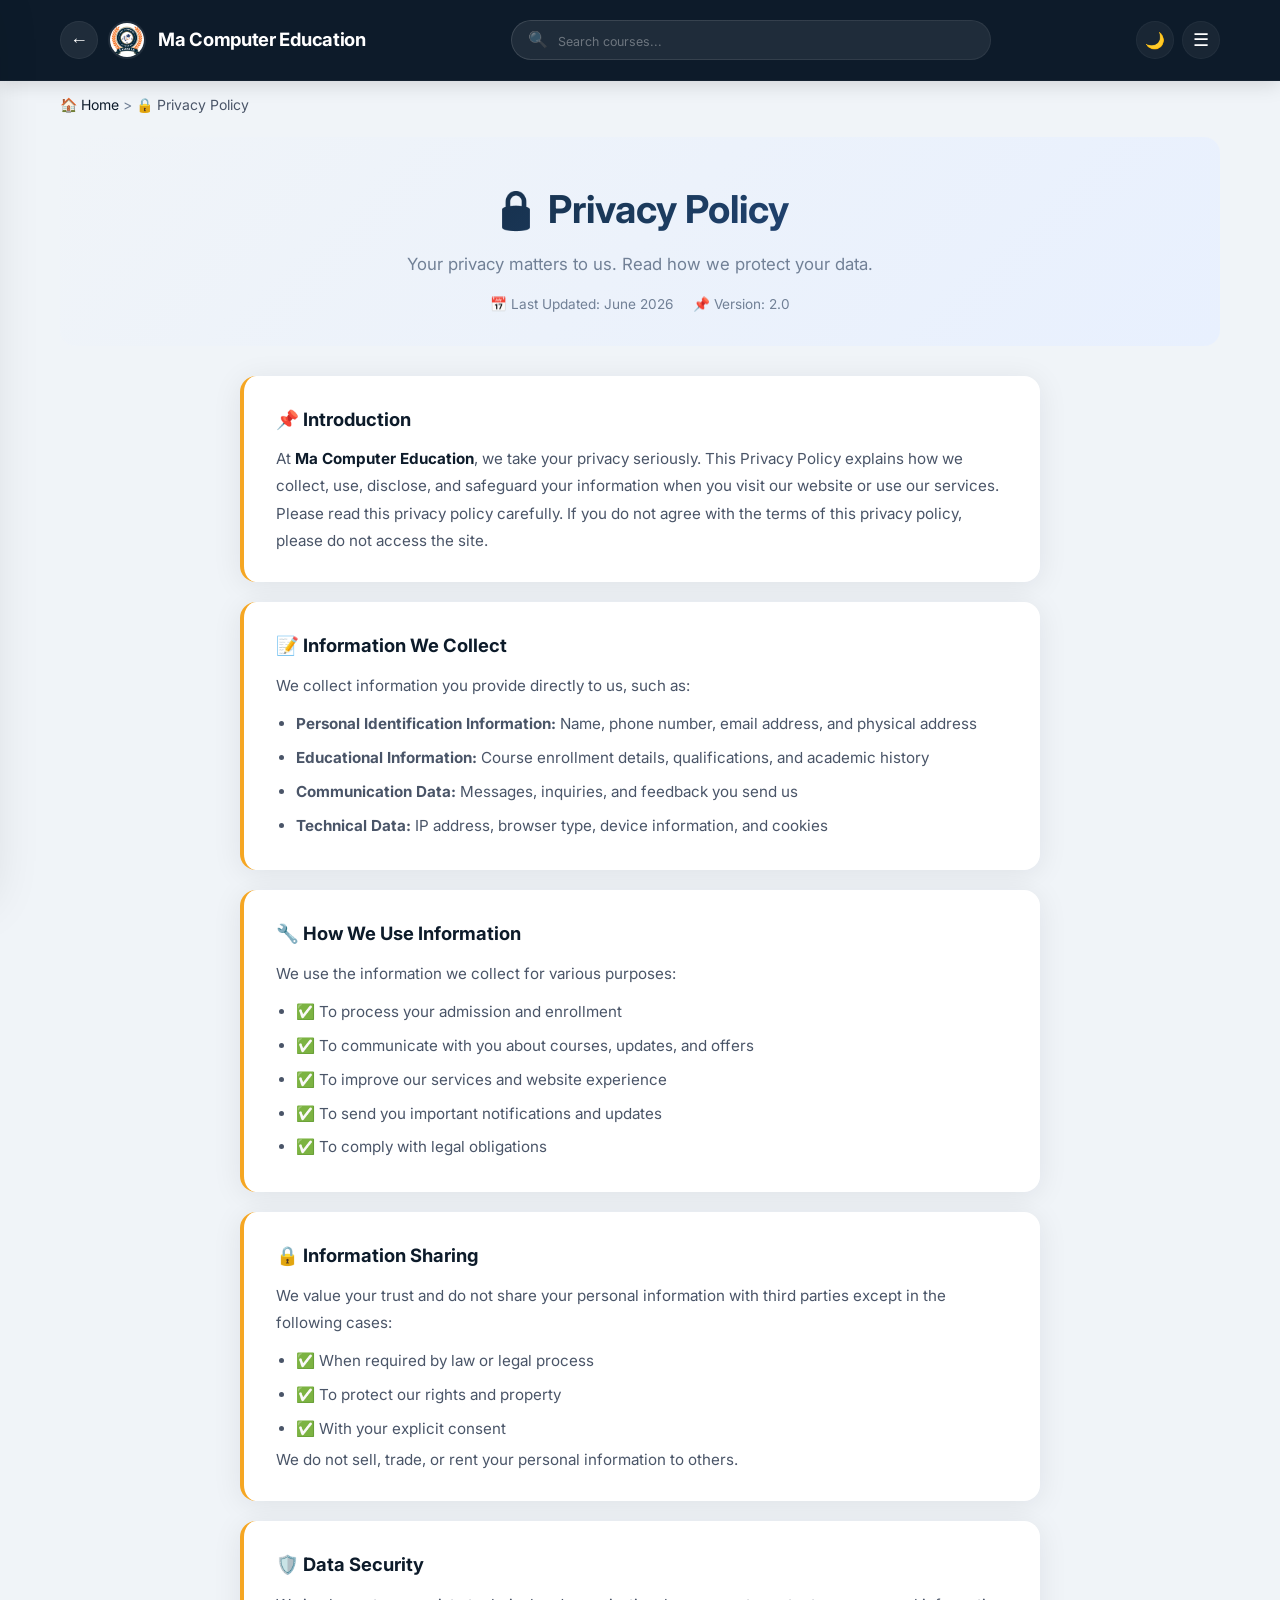
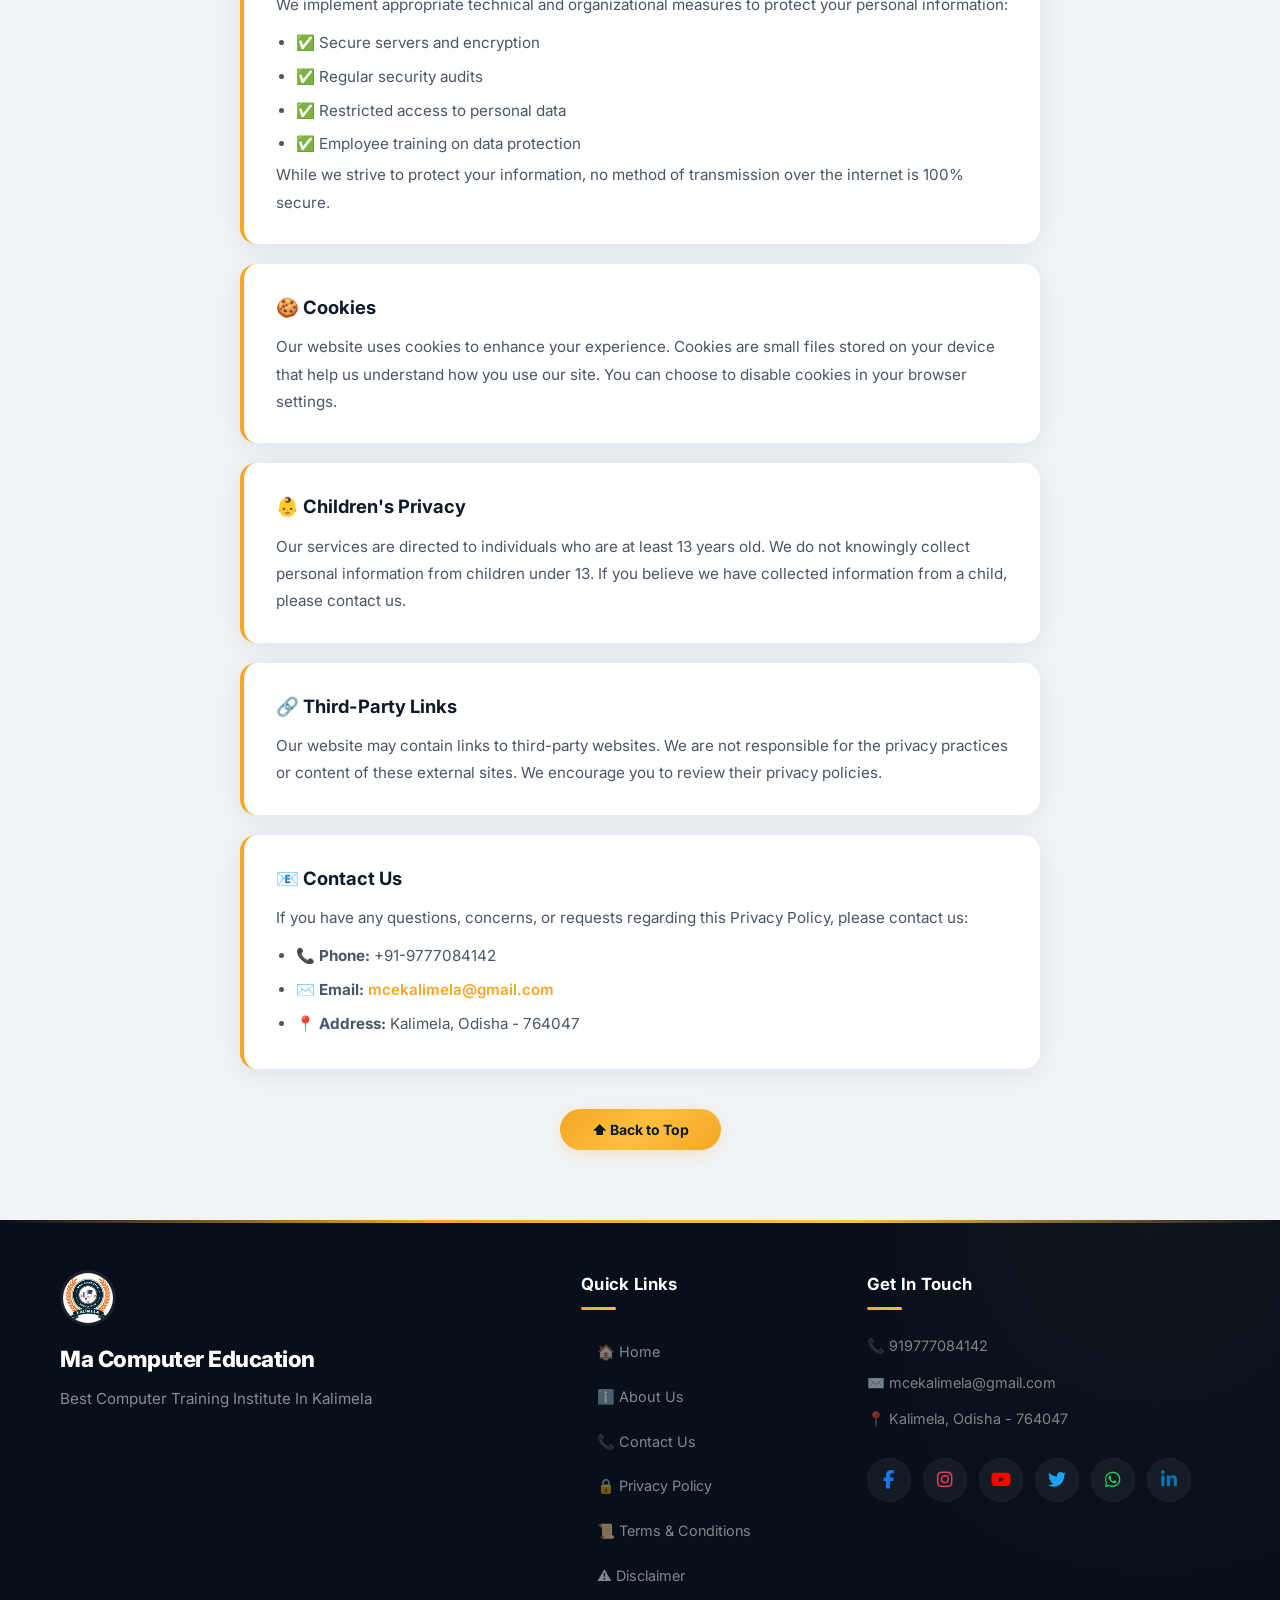
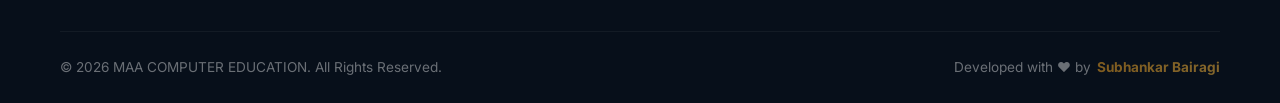
<file: privacy-policy.html>
<!DOCTYPE html>
<html lang="en">
<head>
    <!-- ============================================
         BASIC META TAGS
         ============================================ -->
    <meta charset="UTF-8">
    <meta name="viewport" content="width=device-width, initial-scale=1.0, user-scalable=yes">
    
    <!-- ===== PRIMARY SEO TAGS ===== -->
    <title>Privacy Policy - Maa Computer Education | Best Computer Training Institute in Kalimela</title>
    <meta name="description" content="Read the Privacy Policy of Maa Computer Education. Learn how we collect, use, and protect your personal information. Your privacy matters to us.">
    <meta name="keywords" content="privacy policy, Maa Computer Education privacy, data protection, personal information, computer institute privacy policy">
    <meta name="author" content="Maa Computer Education">
    <meta name="robots" content="index, follow">
    <meta name="googlebot" content="index, follow">
    <meta name="revisit-after" content="7 days">
    <meta name="language" content="English">
    <meta name="distribution" content="global">
    <meta name="rating" content="General">
    
    <!-- ===== OPEN GRAPH TAGS (Social Media) ===== -->
    <meta property="og:title" content="Privacy Policy - Maa Computer Education">
    <meta property="og:description" content="Read the Privacy Policy of Maa Computer Education. Learn how we collect, use, and protect your personal information.">
    <meta property="og:url" content="https://www.maacomputerkalimela.in/privacy-policy.html">
    <meta property="og:type" content="website">
    <meta property="og:image" content="https://www.maacomputerkalimela.in/assets/images/logo/og-image.jpg">
    <meta property="og:image:width" content="1200">
    <meta property="og:image:height" content="630">
    <meta property="og:locale" content="en_US">
    <meta property="og:site_name" content="Maa Computer Education">
    
    <!-- ===== TWITTER CARD TAGS ===== -->
    <meta name="twitter:card" content="summary_large_image">
    <meta name="twitter:title" content="Privacy Policy - Maa Computer Education">
    <meta name="twitter:description" content="Read the Privacy Policy of Maa Computer Education. Your privacy matters to us.">
    <meta name="twitter:image" content="https://www.maacomputerkalimela.in/assets/images/logo/twitter-image.jpg">
    
    <!-- ===== CANONICAL TAG ===== -->
    <link rel="canonical" href="https://www.maacomputerkalimela.in/privacy-policy.html">
    
    <!-- ===== THEME COLOR ===== -->
    <meta name="theme-color" content="#0f1b33">
    <meta name="apple-mobile-web-app-capable" content="yes">
    <meta name="apple-mobile-web-app-status-bar-style" content="black-translucent">
    
    <!-- ===== FAVICON ===== -->
    <link rel="icon" href="assets/images/logo/favicon.ico" type="image/x-icon">
    <link rel="shortcut icon" href="assets/images/logo/favicon.ico" type="image/x-icon">
    <link rel="apple-touch-icon" sizes="180x180" href="assets/images/logo/apple-touch-icon.png">
    <link rel="icon" type="image/png" sizes="32x32" href="assets/images/logo/favicon-32x32.png">
    <link rel="icon" type="image/png" sizes="16x16" href="assets/images/logo/favicon-16x16.png">
    
    <!-- ===== JSON-LD SCHEMA (WebPage) ===== -->
    <script type="application/ld+json">
    {
      "@context": "https://schema.org",
      "@type": "WebPage",
      "name": "Privacy Policy - Maa Computer Education",
      "description": "Read the Privacy Policy of Maa Computer Education. Learn how we collect, use, and protect your personal information.",
      "url": "https://www.maacomputerkalimela.in/privacy-policy.html",
      "isPartOf": {
        "@type": "EducationalOrganization",
        "name": "Maa Computer Education",
        "url": "https://www.maacomputerkalimela.in/"
      }
    }
    </script>
    
    <!-- ===== BREADCRUMB SCHEMA ===== -->
    <script type="application/ld+json">
    {
      "@context": "https://schema.org",
      "@type": "BreadcrumbList",
      "itemListElement": [
        {
          "@type": "ListItem",
          "position": 1,
          "name": "Home",
          "item": "https://www.maacomputerkalimela.in/"
        },
        {
          "@type": "ListItem",
          "position": 2,
          "name": "Privacy Policy",
          "item": "https://www.maacomputerkalimela.in/privacy-policy.html"
        }
      ]
    }
    </script>
    
    <!-- ===== ORGANIZATION SCHEMA ===== -->
    <script type="application/ld+json">
    {
      "@context": "https://schema.org",
      "@type": "EducationalOrganization",
      "name": "Maa Computer Education",
      "description": "Best Computer Training Institute in Kalimela offering OSCIT, DCA, PGDCA, NIELIT and more computer courses.",
      "url": "https://www.maacomputerkalimela.in/",
      "logo": "https://www.maacomputerkalimela.in/assets/images/logo/logo.png",
      "address": {
        "@type": "PostalAddress",
        "streetAddress": "Main Road, Kalimela",
        "addressLocality": "Kalimela",
        "addressRegion": "Odisha",
        "postalCode": "764047",
        "addressCountry": "IN"
      },
      "contactPoint": {
        "@type": "ContactPoint",
        "telephone": "+91-9777084142",
        "contactType": "Sales"
      },
      "sameAs": [
    "https://www.facebook.com/share/15z5o24xX4x/",
    "https://www.instagram.com/maacomputereducation/",
    "https://youtube.com/@maacomputereducationkalimela",
    "https://x.com/Maacomputef99",
    "https://www.linkedin.com/in/maa-computer-education-373791273"
]
    }
    </script>
    
    <!-- ===== ALL CSS FILES ===== -->
    <link rel="stylesheet" href="css/style.css">
    <link rel="stylesheet" href="css/header.css">
    <link rel="stylesheet" href="css/footer.css">
    <link rel="stylesheet" href="css/responsive.css">
    
    <link rel="icon" href="assets/images/logo/favicon.ico">
    <link href="https://fonts.googleapis.com/css2?family=Inter:wght@300;400;500;600;700;800;900&display=swap" rel="stylesheet">
    <link rel="stylesheet" href="https://cdnjs.cloudflare.com/ajax/libs/font-awesome/6.5.0/css/all.min.css">
</head>
<body>

<!-- ============================================
     HEADER
     ============================================ -->
<header class="main-header">
    <div class="header-container">
        <div class="header-row">
            <div class="header-left">
                <button class="back-btn" onclick="history.back()" aria-label="Go Back">
                    ←
                </button>
                <a href="index.html" class="logo">
                    <img src="assets/images/logo/logo.png" alt="Ma Computer Education" onerror="this.src='data:image/svg+xml,%3Csvg xmlns=%22http://www.w3.org/2000/svg%22 width=%2240%22 height=%2240%22 viewBox=%220 0 40 40%22%3E%3Crect width=%2240%22 height=%2240%22 fill=%22%231a3a5c%22/%3E%3Ctext x=%2220%22 y=%2226%22 text-anchor=%22middle%22 font-size=%2220%22 fill=%22%23e8a838%22%3EM%3C/text%3E%3C/svg%3E'">
                    <span class="logo-text">Ma Computer Education</span>
                </a>
            </div>
            
            <!-- ✅ SEARCH BAR ADDED -->
            <div class="header-center">
                <div class="search-wrapper">
                    <span class="search-icon">🔍</span>
                    <input type="text" id="searchInput" placeholder="Search courses..." onkeydown="if(event.key==='Enter') searchCourses()" autocomplete="off">
                    <button class="search-clear" id="searchClear" onclick="clearSearch()" style="display:none; background:none; border:none; color:rgba(255,255,255,0.5); cursor:pointer; font-size:16px; padding:4px;">✕</button>
                </div>
            </div>
            
            <div class="header-right">
                <button class="header-btn dark-toggle" id="darkToggle" onclick="toggleDarkMode()" aria-label="Toggle Dark Mode">
                    🌙
                </button>
                <button class="header-btn menu-toggle" onclick="toggleSidebar()" aria-label="Open Menu">
                    ☰
                </button>
            </div>
        </div>
    </div>
</header>

<!-- ============================================
     SIDEBAR
     ============================================ -->
<div id="sidebarOverlay" class="sidebar-overlay" onclick="closeSidebar()"></div>
<div id="sidebar" class="sidebar">
    <div class="sidebar-header">
        <div class="sidebar-logo">
            <img src="assets/images/logo/logo.png" alt="Ma Computer Education" onerror="this.src='data:image/svg+xml,%3Csvg xmlns=%22http://www.w3.org/2000/svg%22 width=%2235%22 height=%2235%22 viewBox=%220 0 35 35%22%3E%3Crect width=%2235%22 height=%2235%22 fill=%22%231a3a5c%22/%3E%3Ctext x=%2217.5%22 y=%2223%22 text-anchor=%22middle%22 font-size=%2218%22 fill=%22%23e8a838%22%3EM%3C/text%3E%3C/svg%3E'">
            <span>Ma Computer Education</span>
        </div>
        <button class="sidebar-close" onclick="closeSidebar()">✕</button>
    </div>
    <nav class="sidebar-nav">
        <a href="index.html" class="sidebar-link">
            <span class="link-icon">🏠</span>
            <span class="link-text">Home</span>
        </a>
        <a href="index.html#courses" class="sidebar-link" onclick="closeSidebar();">
            <span class="link-icon">📚</span>
            <span class="link-text">All Courses</span>
        </a>
        <a href="about.html" class="sidebar-link">
            <span class="link-icon">ℹ️</span>
            <span class="link-text">About Us</span>
        </a>
        <a href="contact.html" class="sidebar-link">
            <span class="link-icon">📞</span>
            <span class="link-text">Contact Us</span>
        </a>
        <hr class="sidebar-divider">
        <a href="privacy-policy.html" class="sidebar-link active">
            <span class="link-icon">🔒</span>
            <span class="link-text">Privacy Policy</span>
        </a>
        <a href="terms.html" class="sidebar-link">
            <span class="link-icon">📜</span>
            <span class="link-text">Terms & Conditions</span>
        </a>
        <a href="disclaimer.html" class="sidebar-link">
            <span class="link-icon">⚠️</span>
            <span class="link-text">Disclaimer</span>
        </a>
        <hr class="sidebar-divider">
        <a href="#" class="sidebar-link" onclick="toggleDarkMode(); closeSidebar();">
            <span class="link-icon">🌙</span>
            <span class="link-text">Dark Mode</span>
        </a>
    </nav>
</div>

<!-- ============================================
     MAIN CONTENT
     ============================================ -->
<main class="policy-page">
    <div class="container">
        <!-- Breadcrumb -->
        <div class="breadcrumb">
            <a href="index.html">🏠 Home</a> > 
            <span>🔒 Privacy Policy</span>
        </div>

        <!-- Page Header -->
        <div class="policy-header">
            <h1>🔒 Privacy Policy</h1>
            <p class="policy-subtitle">Your privacy matters to us. Read how we protect your data.</p>
            <div class="policy-meta">
                <span>📅 Last Updated: June 2026</span>
                <span>📌 Version: 2.0</span>
            </div>
        </div>

        <!-- Policy Content -->
        <div class="policy-content">
            <div class="policy-section">
                <h2>📌 Introduction</h2>
                <p>At <strong>Ma Computer Education</strong>, we take your privacy seriously. This Privacy Policy explains how we collect, use, disclose, and safeguard your information when you visit our website or use our services.</p>
                <p>Please read this privacy policy carefully. If you do not agree with the terms of this privacy policy, please do not access the site.</p>
            </div>

            <div class="policy-section">
                <h2>📝 Information We Collect</h2>
                <p>We collect information you provide directly to us, such as:</p>
                <ul>
                    <li><strong>Personal Identification Information:</strong> Name, phone number, email address, and physical address</li>
                    <li><strong>Educational Information:</strong> Course enrollment details, qualifications, and academic history</li>
                    <li><strong>Communication Data:</strong> Messages, inquiries, and feedback you send us</li>
                    <li><strong>Technical Data:</strong> IP address, browser type, device information, and cookies</li>
                </ul>
            </div>

            <div class="policy-section">
                <h2>🔧 How We Use Information</h2>
                <p>We use the information we collect for various purposes:</p>
                <ul>
                    <li>✅ To process your admission and enrollment</li>
                    <li>✅ To communicate with you about courses, updates, and offers</li>
                    <li>✅ To improve our services and website experience</li>
                    <li>✅ To send you important notifications and updates</li>
                    <li>✅ To comply with legal obligations</li>
                </ul>
            </div>

            <div class="policy-section">
                <h2>🔒 Information Sharing</h2>
                <p>We value your trust and do not share your personal information with third parties except in the following cases:</p>
                <ul>
                    <li>✅ When required by law or legal process</li>
                    <li>✅ To protect our rights and property</li>
                    <li>✅ With your explicit consent</li>
                </ul>
                <p>We do not sell, trade, or rent your personal information to others.</p>
            </div>

            <div class="policy-section">
                <h2>🛡️ Data Security</h2>
                <p>We implement appropriate technical and organizational measures to protect your personal information:</p>
                <ul>
                    <li>✅ Secure servers and encryption</li>
                    <li>✅ Regular security audits</li>
                    <li>✅ Restricted access to personal data</li>
                    <li>✅ Employee training on data protection</li>
                </ul>
                <p>While we strive to protect your information, no method of transmission over the internet is 100% secure.</p>
            </div>

            <div class="policy-section">
                <h2>🍪 Cookies</h2>
                <p>Our website uses cookies to enhance your experience. Cookies are small files stored on your device that help us understand how you use our site. You can choose to disable cookies in your browser settings.</p>
            </div>

            <div class="policy-section">
                <h2>👶 Children's Privacy</h2>
                <p>Our services are directed to individuals who are at least 13 years old. We do not knowingly collect personal information from children under 13. If you believe we have collected information from a child, please contact us.</p>
            </div>

            <div class="policy-section">
                <h2>🔗 Third-Party Links</h2>
                <p>Our website may contain links to third-party websites. We are not responsible for the privacy practices or content of these external sites. We encourage you to review their privacy policies.</p>
            </div>

            <div class="policy-section">
                <h2>📧 Contact Us</h2>
                <p>If you have any questions, concerns, or requests regarding this Privacy Policy, please contact us:</p>
                <ul>
                    <li>📞 <strong>Phone:</strong> +91-9777084142</li>
                    <li>✉️ <strong>Email:</strong> <a href="mailto:mcekalimela@gmail.com">mcekalimela@gmail.com</a></li>
                    <li>📍 <strong>Address:</strong> Kalimela, Odisha - 764047</li>
                </ul>
            </div>
        </div>

        <!-- Back to Top -->
        <div class="policy-bottom">
            <button onclick="window.scrollTo({top:0,behavior:'smooth'})" class="back-to-top-btn">
                ⬆️ Back to Top
            </button>
        </div>
    </div>
</main>

<!-- ============================================
     FOOTER
     ============================================ -->
<footer class="main-footer">
    <div class="footer-container">
        <div class="footer-top">
            <div class="footer-brand">
                <img src="assets/images/logo/logo.png" alt="Ma Computer Education" onerror="this.src='data:image/svg+xml,%3Csvg xmlns=%22http://www.w3.org/2000/svg%22 width=%2250%22 height=%2250%22 viewBox=%220 0 50 50%22%3E%3Crect width=%2250%22 height=%2250%22 fill=%22%231a3a5c%22/%3E%3Ctext x=%2225%22 y=%2233%22 text-anchor=%22middle%22 font-size=%2224%22 fill=%22%23e8a838%22%3EM%3C/text%3E%3C/svg%3E'">
                <h3>Ma Computer Education</h3>
                <p>Best Computer Training Institute In Kalimela</p>
            </div>
            <div class="footer-links">
                <h4>Quick Links</h4>
                <a href="index.html">🏠 Home</a>
                <a href="about.html">ℹ️ About Us</a>
                <a href="contact.html">📞 Contact Us</a>
                <a href="privacy-policy.html">🔒 Privacy Policy</a>
                <a href="terms.html">📜 Terms &amp; Conditions</a>
                <a href="disclaimer.html">⚠️ Disclaimer</a>
            </div>
            <div class="footer-contact">
                <h4>Get In Touch</h4>
                <p id="footerPhone">📞 +91-9777084142</p>
                <p id="footerEmail">✉️ mcekalimela@gmail.com</p>
                <p id="footerAddress">📍 Kalimela, Odisha - 764047</p>
                <div class="footer-social">
    <a href="https://www.facebook.com/share/15z5o24xX4x/" class="facebook" aria-label="Facebook" target="_blank" rel="noopener noreferrer">
        <i class="fab fa-facebook-f"></i>
    </a>
    <a href="https://www.instagram.com/maacomputereducation/" class="instagram" aria-label="Instagram" target="_blank" rel="noopener noreferrer">
        <i class="fab fa-instagram"></i>
    </a>
    <a href="https://youtube.com/@maacomputereducationkalimela" class="youtube" aria-label="YouTube" target="_blank" rel="noopener noreferrer">
        <i class="fab fa-youtube"></i>
    </a>
    <a href="https://x.com/Maacomputef99" class="twitter" aria-label="Twitter" target="_blank" rel="noopener noreferrer">
        <i class="fab fa-twitter"></i>
    </a>
    <a href="https://wa.me/919777084142" class="whatsapp" aria-label="WhatsApp" target="_blank" rel="noopener noreferrer">
        <i class="fab fa-whatsapp"></i>
    </a>
    <a href="https://www.linkedin.com/in/maa-computer-education-373791273" class="linkedin" aria-label="LinkedIn" target="_blank" rel="noopener noreferrer">
        <i class="fab fa-linkedin-in"></i>
    </a>
</div>
            </div>
        </div>
        <div class="footer-bottom">
            <p id="footerText">© 2026 Ma Computer Education. All Rights Reserved.</p>
            <p id="developerCredit">
                Developed with <span class="heart">❤️</span> by 
                <span onclick="window.open('developer.html', '_self')" style="cursor:pointer; font-weight:700; color:#f5a623; transition:all 0.3s;">
                    Subhankar Bairagi
                </span>
            </p>
        </div>
    </div>
</footer>

<!-- ============================================
     SCRIPTS
     ============================================ -->
<script src="js/app.js"></script>
<script src="js/search.js"></script>
<script src="js/dark-mode.js"></script>

<script>
    document.addEventListener('DOMContentLoaded', function() {
        // Load website data
        loadWebsiteData();
        
        // Show back button on inner pages
        if (window.location.pathname !== '/' && !window.location.pathname.includes('index.html')) {
            const backBtn = document.querySelector('.back-btn');
            if (backBtn) {
                backBtn.style.display = 'flex';
                backBtn.classList.add('visible');
            }
        }
        
        // Search clear button
        const searchInput = document.getElementById('searchInput');
        const searchClear = document.getElementById('searchClear');
        if (searchInput && searchClear) {
            searchInput.addEventListener('input', function() {
                searchClear.style.display = this.value.length > 0 ? 'block' : 'none';
            });
        }
        
        console.log('✅ Privacy Policy Page Loaded Successfully');
    });
    
    // Clear search function
    function clearSearch() {
        const searchInput = document.getElementById('searchInput');
        if (searchInput) {
            searchInput.value = '';
            searchInput.focus();
            document.getElementById('searchClear').style.display = 'none';
        }
    }
</script>

</body>
</html>
</file>
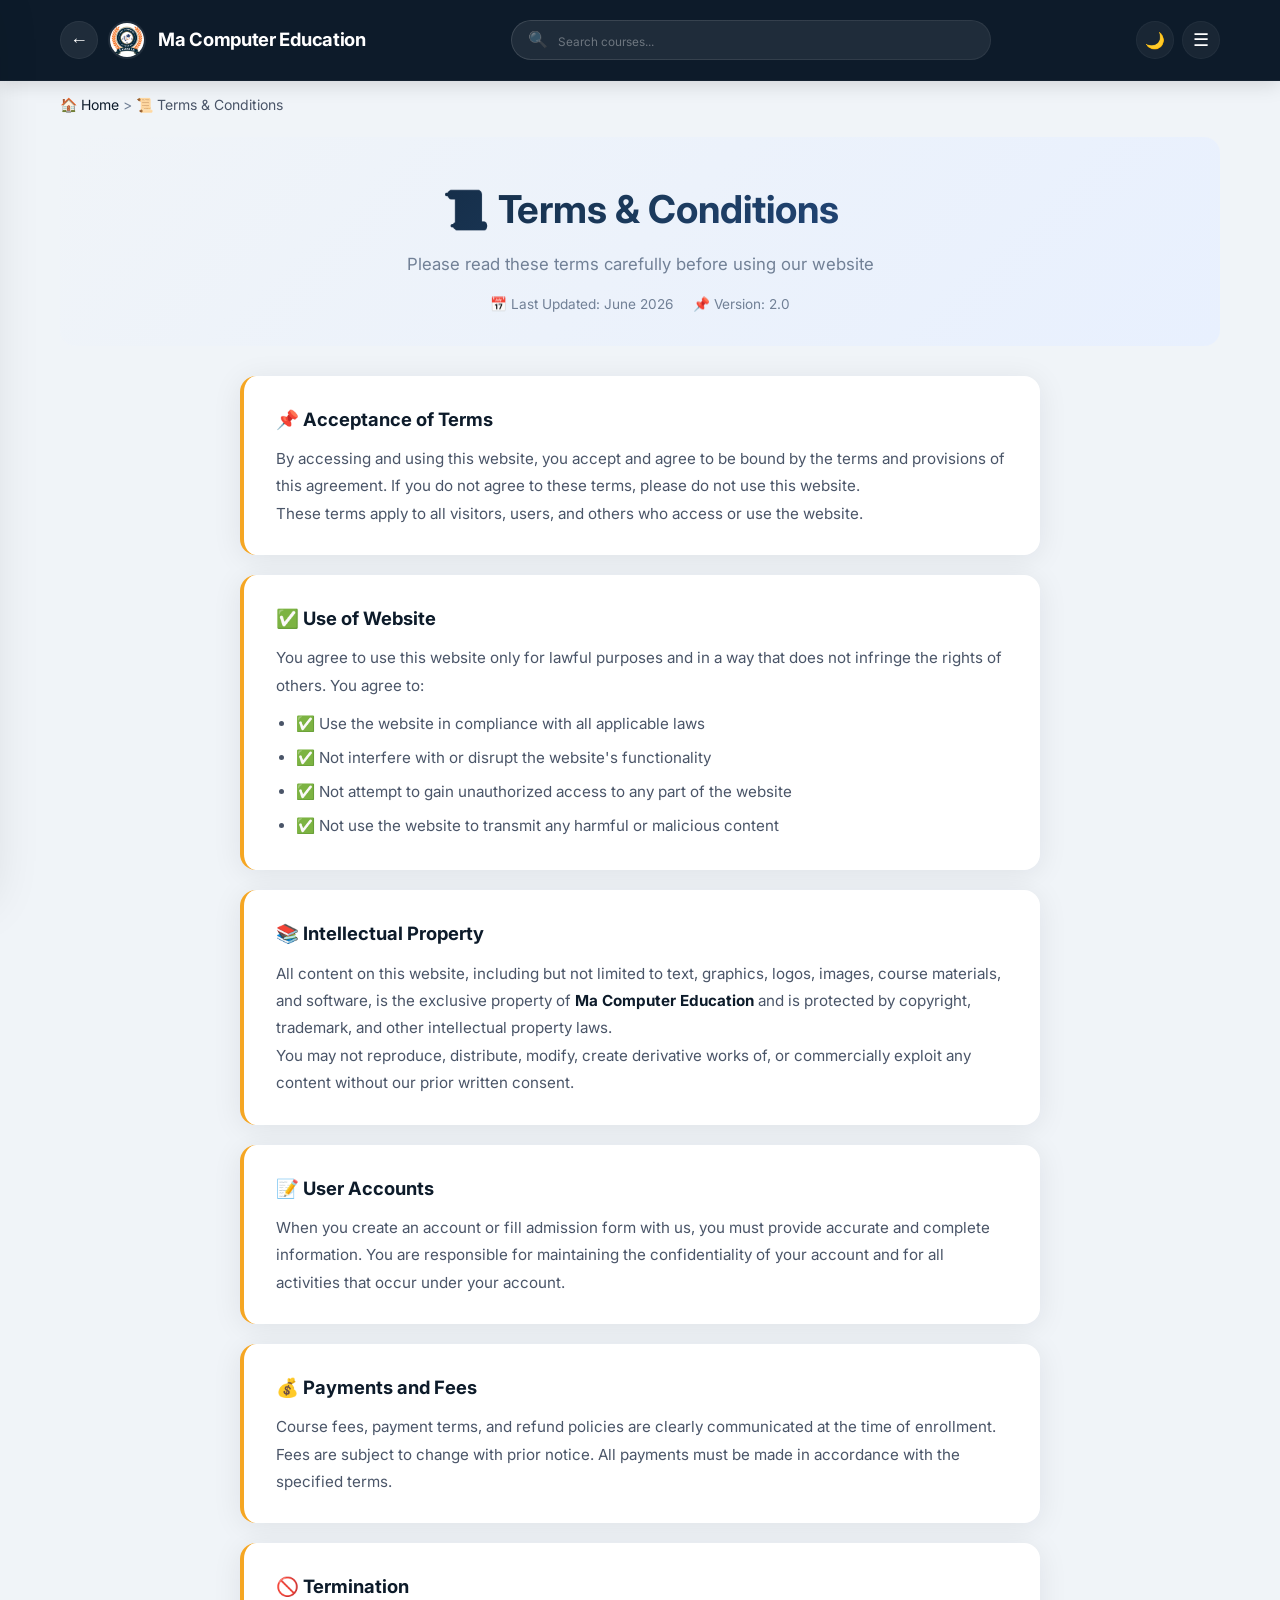
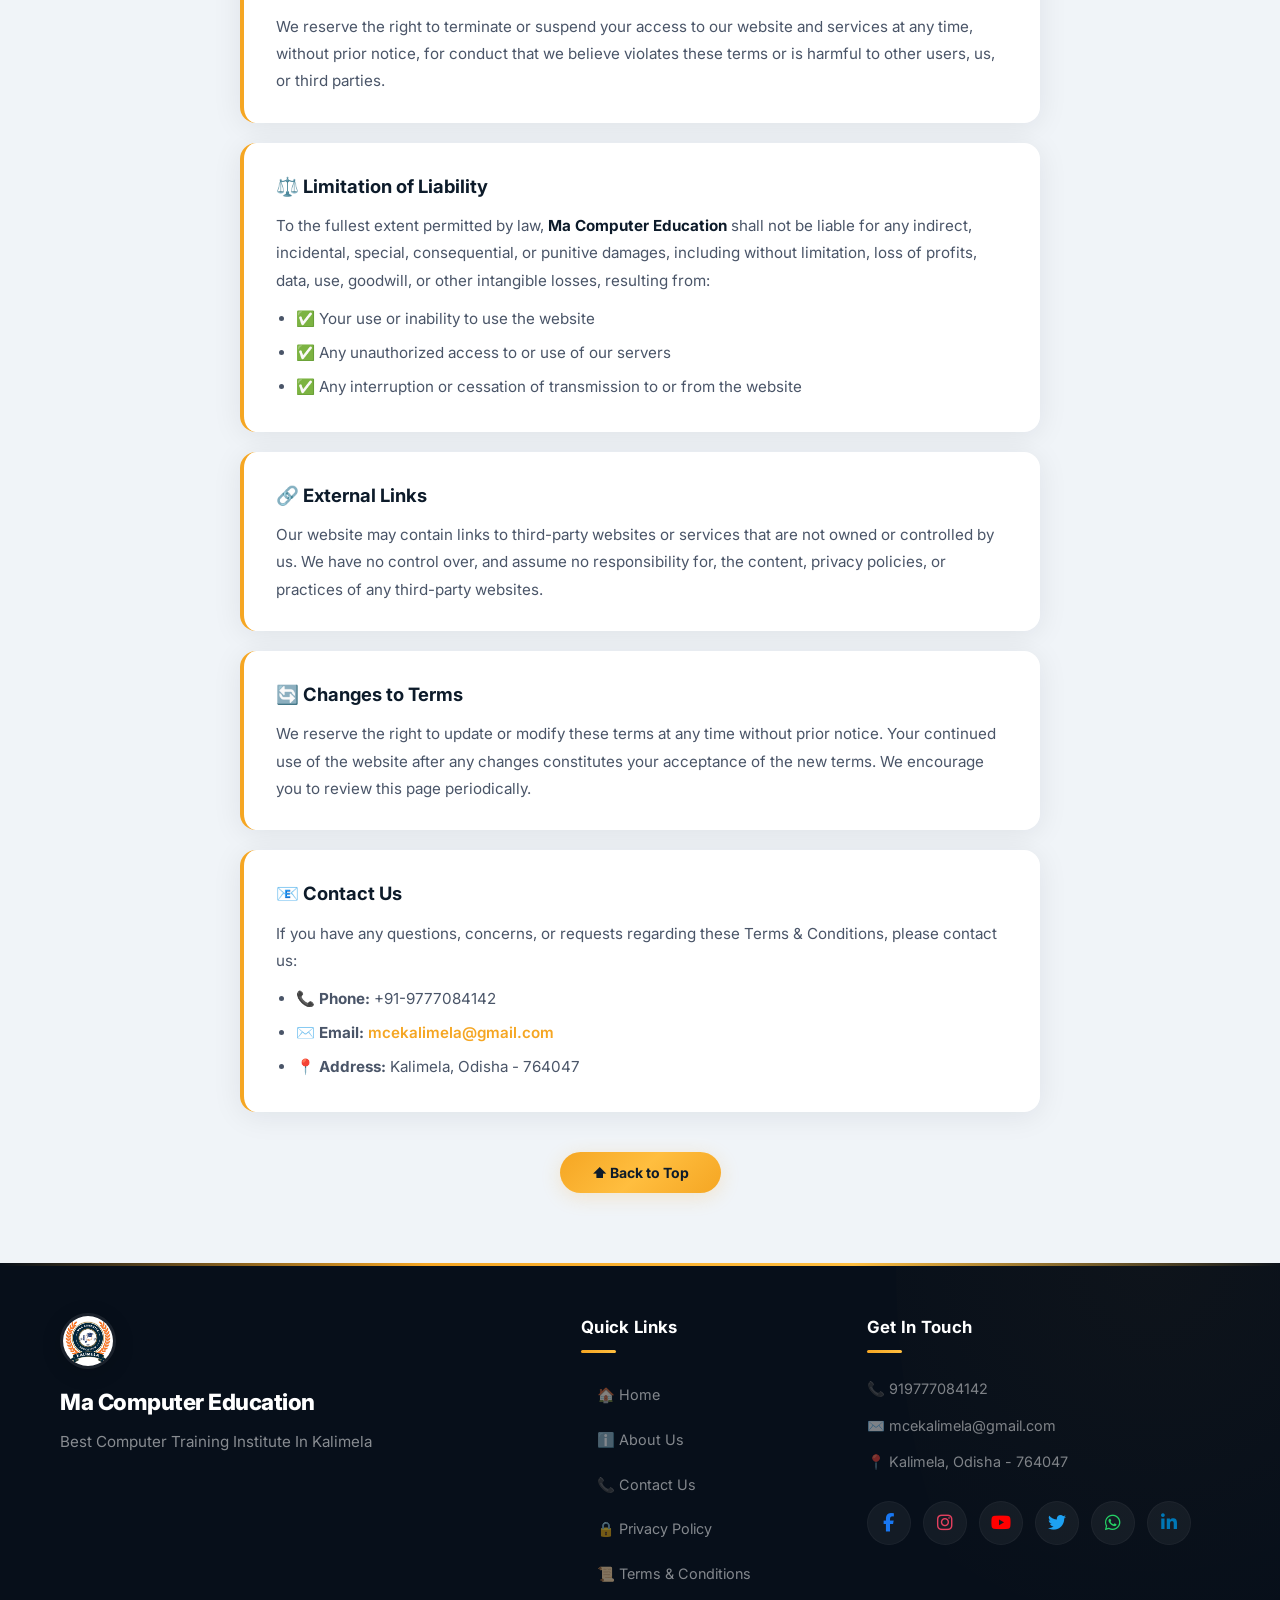
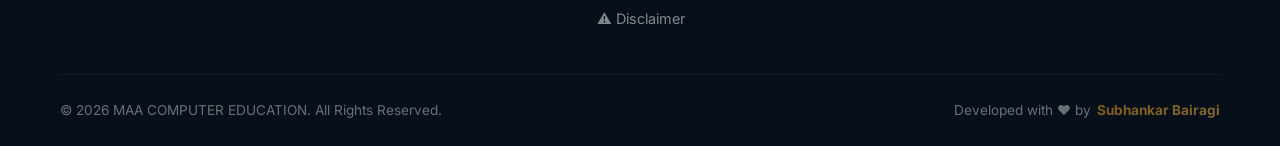
<file: terms.html>
<!DOCTYPE html>
<html lang="en">
<head>
    <!-- ============================================
         BASIC META TAGS
         ============================================ -->
    <meta charset="UTF-8">
    <meta name="viewport" content="width=device-width, initial-scale=1.0, user-scalable=yes">
    
    <!-- ===== PRIMARY SEO TAGS ===== -->
    <title>Terms & Conditions - Maa Computer Education | Best Computer Training Institute in Kalimela</title>
    <meta name="description" content="Read the Terms & Conditions of Maa Computer Education. Learn about our policies, user agreements, intellectual property rights, and limitations of liability.">
    <meta name="keywords" content="terms and conditions, Maa Computer Education terms, user agreement, computer institute terms, website terms">
    <meta name="author" content="Maa Computer Education">
    <meta name="robots" content="index, follow">
    <meta name="googlebot" content="index, follow">
    <meta name="revisit-after" content="7 days">
    <meta name="language" content="English">
    <meta name="distribution" content="global">
    <meta name="rating" content="General">
    
    <!-- ===== OPEN GRAPH TAGS (Social Media) ===== -->
    <meta property="og:title" content="Terms & Conditions - Maa Computer Education">
    <meta property="og:description" content="Read the Terms & Conditions of Maa Computer Education. Learn about our policies, user agreements, and limitations of liability.">
    <meta property="og:url" content="https://www.maacomputerkalimela.in/terms.html">
    <meta property="og:type" content="website">
    <meta property="og:image" content="https://www.maacomputerkalimela.in/assets/images/logo/og-image.jpg">
    <meta property="og:image:width" content="1200">
    <meta property="og:image:height" content="630">
    <meta property="og:locale" content="en_US">
    <meta property="og:site_name" content="Maa Computer Education">
    
    <!-- ===== TWITTER CARD TAGS ===== -->
    <meta name="twitter:card" content="summary_large_image">
    <meta name="twitter:title" content="Terms & Conditions - Maa Computer Education">
    <meta name="twitter:description" content="Read the Terms & Conditions of Maa Computer Education.">
    <meta name="twitter:image" content="https://www.maacomputerkalimela.in/assets/images/logo/twitter-image.jpg">
    
    <!-- ===== CANONICAL TAG ===== -->
    <link rel="canonical" href="https://www.maacomputerkalimela.in/terms.html">
    
    <!-- ===== THEME COLOR ===== -->
    <meta name="theme-color" content="#0f1b33">
    <meta name="apple-mobile-web-app-capable" content="yes">
    <meta name="apple-mobile-web-app-status-bar-style" content="black-translucent">
    
    <!-- ===== FAVICON ===== -->
    <link rel="icon" href="assets/images/logo/favicon.ico" type="image/x-icon">
    <link rel="shortcut icon" href="assets/images/logo/favicon.ico" type="image/x-icon">
    <link rel="apple-touch-icon" sizes="180x180" href="assets/images/logo/apple-touch-icon.png">
    <link rel="icon" type="image/png" sizes="32x32" href="assets/images/logo/favicon-32x32.png">
    <link rel="icon" type="image/png" sizes="16x16" href="assets/images/logo/favicon-16x16.png">
    
    <!-- ===== JSON-LD SCHEMA (WebPage) ===== -->
    <script type="application/ld+json">
    {
      "@context": "https://schema.org",
      "@type": "WebPage",
      "name": "Terms & Conditions - Maa Computer Education",
      "description": "Read the Terms & Conditions of Maa Computer Education. Learn about our policies, user agreements, and limitations of liability.",
      "url": "https://www.maacomputerkalimela.in/terms.html",
      "isPartOf": {
        "@type": "EducationalOrganization",
        "name": "Maa Computer Education",
        "url": "https://www.maacomputerkalimela.in/"
      }
    }
    </script>
    
    <!-- ===== BREADCRUMB SCHEMA ===== -->
    <script type="application/ld+json">
    {
      "@context": "https://schema.org",
      "@type": "BreadcrumbList",
      "itemListElement": [
        {
          "@type": "ListItem",
          "position": 1,
          "name": "Home",
          "item": "https://www.maacomputerkalimela.in/"
        },
        {
          "@type": "ListItem",
          "position": 2,
          "name": "Terms & Conditions",
          "item": "https://www.maacomputerkalimela.in/terms.html"
        }
      ]
    }
    </script>
    
    <!-- ===== ORGANIZATION SCHEMA ===== -->
    <script type="application/ld+json">
    {
      "@context": "https://schema.org",
      "@type": "EducationalOrganization",
      "name": "Maa Computer Education",
      "description": "Best Computer Training Institute in Kalimela offering OSCIT, DCA, PGDCA, NIELIT and more computer courses.",
      "url": "https://www.maacomputerkalimela.in/",
      "logo": "https://www.maacomputerkalimela.in/assets/images/logo/logo.png",
      "address": {
        "@type": "PostalAddress",
        "streetAddress": "Main Road, Kalimela",
        "addressLocality": "Kalimela",
        "addressRegion": "Odisha",
        "postalCode": "764047",
        "addressCountry": "IN"
      },
      "contactPoint": {
        "@type": "ContactPoint",
        "telephone": "+91-9777084142",
        "contactType": "Sales"
      },
      "sameAs": [
    "https://www.facebook.com/share/15z5o24xX4x/",
    "https://www.instagram.com/maacomputereducation/",
    "https://youtube.com/@maacomputereducationkalimela",
    "https://x.com/Maacomputef99",
    "https://www.linkedin.com/in/maa-computer-education-373791273"
]
    }
    </script>
    
    <!-- ===== ALL CSS FILES ===== -->
    <link rel="stylesheet" href="css/style.css">
    <link rel="stylesheet" href="css/header.css">
    <link rel="stylesheet" href="css/footer.css">
    <link rel="stylesheet" href="css/responsive.css">
    
    <link rel="icon" href="assets/images/logo/favicon.ico">
    <link href="https://fonts.googleapis.com/css2?family=Inter:wght@300;400;500;600;700;800;900&display=swap" rel="stylesheet">
    <link rel="stylesheet" href="https://cdnjs.cloudflare.com/ajax/libs/font-awesome/6.5.0/css/all.min.css">
</head>
<body>

<!-- ============================================
     HEADER
     ============================================ -->
<header class="main-header">
    <div class="header-container">
        <div class="header-row">
            <div class="header-left">
                <button class="back-btn" onclick="history.back()" aria-label="Go Back">
                    ←
                </button>
                <a href="index.html" class="logo">
                    <img src="assets/images/logo/logo.png" alt="Ma Computer Education" onerror="this.src='data:image/svg+xml,%3Csvg xmlns=%22http://www.w3.org/2000/svg%22 width=%2240%22 height=%2240%22 viewBox=%220 0 40 40%22%3E%3Crect width=%2240%22 height=%2240%22 fill=%22%231a3a5c%22/%3E%3Ctext x=%2220%22 y=%2226%22 text-anchor=%22middle%22 font-size=%2220%22 fill=%22%23e8a838%22%3EM%3C/text%3E%3C/svg%3E'">
                    <span class="logo-text">Ma Computer Education</span>
                </a>
            </div>
            
            <!-- ✅ SEARCH BAR ADDED -->
            <div class="header-center">
                <div class="search-wrapper">
                    <span class="search-icon">🔍</span>
                    <input type="text" id="searchInput" placeholder="Search courses..." onkeydown="if(event.key==='Enter') searchCourses()" autocomplete="off">
                    <button class="search-clear" id="searchClear" onclick="clearSearch()" style="display:none; background:none; border:none; color:rgba(255,255,255,0.5); cursor:pointer; font-size:16px; padding:4px;">✕</button>
                </div>
            </div>
            
            <div class="header-right">
                <button class="header-btn dark-toggle" id="darkToggle" onclick="toggleDarkMode()" aria-label="Toggle Dark Mode">
                    🌙
                </button>
                <button class="header-btn menu-toggle" onclick="toggleSidebar()" aria-label="Open Menu">
                    ☰
                </button>
            </div>
        </div>
    </div>
</header>

<!-- ============================================
     SIDEBAR
     ============================================ -->
<div id="sidebarOverlay" class="sidebar-overlay" onclick="closeSidebar()"></div>
<div id="sidebar" class="sidebar">
    <div class="sidebar-header">
        <div class="sidebar-logo">
            <img src="assets/images/logo/logo.png" alt="Ma Computer Education" onerror="this.src='data:image/svg+xml,%3Csvg xmlns=%22http://www.w3.org/2000/svg%22 width=%2235%22 height=%2235%22 viewBox=%220 0 35 35%22%3E%3Crect width=%2235%22 height=%2235%22 fill=%22%231a3a5c%22/%3E%3Ctext x=%2217.5%22 y=%2223%22 text-anchor=%22middle%22 font-size=%2218%22 fill=%22%23e8a838%22%3EM%3C/text%3E%3C/svg%3E'">
            <span>Ma Computer Education</span>
        </div>
        <button class="sidebar-close" onclick="closeSidebar()">✕</button>
    </div>
    <nav class="sidebar-nav">
        <a href="index.html" class="sidebar-link">
            <span class="link-icon">🏠</span>
            <span class="link-text">Home</span>
        </a>
        <a href="index.html#courses" class="sidebar-link" onclick="closeSidebar();">
            <span class="link-icon">📚</span>
            <span class="link-text">All Courses</span>
        </a>
        <a href="about.html" class="sidebar-link">
            <span class="link-icon">ℹ️</span>
            <span class="link-text">About Us</span>
        </a>
        <a href="contact.html" class="sidebar-link">
            <span class="link-icon">📞</span>
            <span class="link-text">Contact Us</span>
        </a>
        <hr class="sidebar-divider">
        <a href="privacy-policy.html" class="sidebar-link">
            <span class="link-icon">🔒</span>
            <span class="link-text">Privacy Policy</span>
        </a>
        <a href="terms.html" class="sidebar-link active">
            <span class="link-icon">📜</span>
            <span class="link-text">Terms & Conditions</span>
        </a>
        <a href="disclaimer.html" class="sidebar-link">
            <span class="link-icon">⚠️</span>
            <span class="link-text">Disclaimer</span>
        </a>
        <hr class="sidebar-divider">
        <a href="#" class="sidebar-link" onclick="toggleDarkMode(); closeSidebar();">
            <span class="link-icon">🌙</span>
            <span class="link-text">Dark Mode</span>
        </a>
    </nav>
</div>

<!-- ============================================
     MAIN CONTENT
     ============================================ -->
<main class="policy-page">
    <div class="container">
        <!-- Breadcrumb -->
        <div class="breadcrumb">
            <a href="index.html">🏠 Home</a> > 
            <span>📜 Terms & Conditions</span>
        </div>

        <!-- Page Header -->
        <div class="policy-header">
            <h1>📜 Terms & Conditions</h1>
            <p class="policy-subtitle">Please read these terms carefully before using our website</p>
            <div class="policy-meta">
                <span>📅 Last Updated: June 2026</span>
                <span>📌 Version: 2.0</span>
            </div>
        </div>

        <!-- Policy Content -->
        <div class="policy-content">
            <div class="policy-section">
                <h2>📌 Acceptance of Terms</h2>
                <p>By accessing and using this website, you accept and agree to be bound by the terms and provisions of this agreement. If you do not agree to these terms, please do not use this website.</p>
                <p>These terms apply to all visitors, users, and others who access or use the website.</p>
            </div>

            <div class="policy-section">
                <h2>✅ Use of Website</h2>
                <p>You agree to use this website only for lawful purposes and in a way that does not infringe the rights of others. You agree to:</p>
                <ul>
                    <li>✅ Use the website in compliance with all applicable laws</li>
                    <li>✅ Not interfere with or disrupt the website's functionality</li>
                    <li>✅ Not attempt to gain unauthorized access to any part of the website</li>
                    <li>✅ Not use the website to transmit any harmful or malicious content</li>
                </ul>
            </div>

            <div class="policy-section">
                <h2>📚 Intellectual Property</h2>
                <p>All content on this website, including but not limited to text, graphics, logos, images, course materials, and software, is the exclusive property of <strong>Ma Computer Education</strong> and is protected by copyright, trademark, and other intellectual property laws.</p>
                <p>You may not reproduce, distribute, modify, create derivative works of, or commercially exploit any content without our prior written consent.</p>
            </div>

            <div class="policy-section">
                <h2>📝 User Accounts</h2>
                <p>When you create an account or fill admission form with us, you must provide accurate and complete information. You are responsible for maintaining the confidentiality of your account and for all activities that occur under your account.</p>
            </div>

            <div class="policy-section">
                <h2>💰 Payments and Fees</h2>
                <p>Course fees, payment terms, and refund policies are clearly communicated at the time of enrollment. Fees are subject to change with prior notice. All payments must be made in accordance with the specified terms.</p>
            </div>

            <div class="policy-section">
                <h2>🚫 Termination</h2>
                <p>We reserve the right to terminate or suspend your access to our website and services at any time, without prior notice, for conduct that we believe violates these terms or is harmful to other users, us, or third parties.</p>
            </div>

            <div class="policy-section">
                <h2>⚖️ Limitation of Liability</h2>
                <p>To the fullest extent permitted by law, <strong>Ma Computer Education</strong> shall not be liable for any indirect, incidental, special, consequential, or punitive damages, including without limitation, loss of profits, data, use, goodwill, or other intangible losses, resulting from:</p>
                <ul>
                    <li>✅ Your use or inability to use the website</li>
                    <li>✅ Any unauthorized access to or use of our servers</li>
                    <li>✅ Any interruption or cessation of transmission to or from the website</li>
                </ul>
            </div>

            <div class="policy-section">
                <h2>🔗 External Links</h2>
                <p>Our website may contain links to third-party websites or services that are not owned or controlled by us. We have no control over, and assume no responsibility for, the content, privacy policies, or practices of any third-party websites.</p>
            </div>

            <div class="policy-section">
                <h2>🔄 Changes to Terms</h2>
                <p>We reserve the right to update or modify these terms at any time without prior notice. Your continued use of the website after any changes constitutes your acceptance of the new terms. We encourage you to review this page periodically.</p>
            </div>

            <div class="policy-section">
                <h2>📧 Contact Us</h2>
                <p>If you have any questions, concerns, or requests regarding these Terms & Conditions, please contact us:</p>
                <ul>
                    <li>📞 <strong>Phone:</strong> +91-9777084142</li>
                    <li>✉️ <strong>Email:</strong> <a href="mailto:mcekalimela@gmail.com">mcekalimela@gmail.com</a></li>
                    <li>📍 <strong>Address:</strong> Kalimela, Odisha - 764047</li>
                </ul>
            </div>
        </div>

        <!-- Back to Top -->
        <div class="policy-bottom">
            <button onclick="window.scrollTo({top:0,behavior:'smooth'})" class="back-to-top-btn">
                ⬆️ Back to Top
            </button>
        </div>
    </div>
</main>

<!-- ============================================
     FOOTER
     ============================================ -->
<footer class="main-footer">
    <div class="footer-container">
        <div class="footer-top">
            <div class="footer-brand">
                <img src="assets/images/logo/logo.png" alt="Ma Computer Education" onerror="this.src='data:image/svg+xml,%3Csvg xmlns=%22http://www.w3.org/2000/svg%22 width=%2250%22 height=%2250%22 viewBox=%220 0 50 50%22%3E%3Crect width=%2250%22 height=%2250%22 fill=%22%231a3a5c%22/%3E%3Ctext x=%2225%22 y=%2233%22 text-anchor=%22middle%22 font-size=%2224%22 fill=%22%23e8a838%22%3EM%3C/text%3E%3C/svg%3E'">
                <h3>Ma Computer Education</h3>
                <p>Best Computer Training Institute In Kalimela</p>
            </div>
            <div class="footer-links">
                <h4>Quick Links</h4>
                <a href="index.html">🏠 Home</a>
                <a href="about.html">ℹ️ About Us</a>
                <a href="contact.html">📞 Contact Us</a>
                <a href="privacy-policy.html">🔒 Privacy Policy</a>
                <a href="terms.html">📜 Terms &amp; Conditions</a>
                <a href="disclaimer.html">⚠️ Disclaimer</a>
            </div>
            <div class="footer-contact">
                <h4>Get In Touch</h4>
                <p id="footerPhone">📞 +91-9777084142</p>
                <p id="footerEmail">✉️ mcekalimela@gmail.com</p>
                <p id="footerAddress">📍 Kalimela, Odisha - 764047</p>
                <div class="footer-social">
    <a href="https://www.facebook.com/share/15z5o24xX4x/" class="facebook" aria-label="Facebook" target="_blank" rel="noopener noreferrer">
        <i class="fab fa-facebook-f"></i>
    </a>
    <a href="https://www.instagram.com/maacomputereducation/" class="instagram" aria-label="Instagram" target="_blank" rel="noopener noreferrer">
        <i class="fab fa-instagram"></i>
    </a>
    <a href="https://youtube.com/@maacomputereducationkalimela" class="youtube" aria-label="YouTube" target="_blank" rel="noopener noreferrer">
        <i class="fab fa-youtube"></i>
    </a>
    <a href="https://x.com/Maacomputef99" class="twitter" aria-label="Twitter" target="_blank" rel="noopener noreferrer">
        <i class="fab fa-twitter"></i>
    </a>
    <a href="https://wa.me/919777084142" class="whatsapp" aria-label="WhatsApp" target="_blank" rel="noopener noreferrer">
        <i class="fab fa-whatsapp"></i>
    </a>
    <a href="https://www.linkedin.com/in/maa-computer-education-373791273" class="linkedin" aria-label="LinkedIn" target="_blank" rel="noopener noreferrer">
        <i class="fab fa-linkedin-in"></i>
    </a>
</div>
            </div>
        </div>
        <div class="footer-bottom">
            <p id="footerText">© 2026 Ma Computer Education. All Rights Reserved.</p>
            <p id="developerCredit">
                Developed with <span class="heart">❤️</span> by 
                <span onclick="window.open('developer.html', '_self')" style="cursor:pointer; font-weight:700; color:#f5a623; transition:all 0.3s;">
                    Subhankar Bairagi
                </span>
            </p>
        </div>
    </div>
</footer>

<!-- ============================================
     SCRIPTS
     ============================================ -->
<script src="js/app.js"></script>
<script src="js/search.js"></script>
<script src="js/dark-mode.js"></script>

<script>
    document.addEventListener('DOMContentLoaded', function() {
        // Load website data
        loadWebsiteData();
        
        // Show back button on inner pages
        if (window.location.pathname !== '/' && !window.location.pathname.includes('index.html')) {
            const backBtn = document.querySelector('.back-btn');
            if (backBtn) {
                backBtn.style.display = 'flex';
                backBtn.classList.add('visible');
            }
        }
        
        // Search clear button
        const searchInput = document.getElementById('searchInput');
        const searchClear = document.getElementById('searchClear');
        if (searchInput && searchClear) {
            searchInput.addEventListener('input', function() {
                searchClear.style.display = this.value.length > 0 ? 'block' : 'none';
            });
        }
        
        console.log('✅ Terms & Conditions Page Loaded Successfully');
    });
    
    // Clear search function
    function clearSearch() {
        const searchInput = document.getElementById('searchInput');
        if (searchInput) {
            searchInput.value = '';
            searchInput.focus();
            document.getElementById('searchClear').style.display = 'none';
        }
    }
</script>

</body>
</html>
</file>
<file: css/style.css>
/* ============================================
   STYLE.CSS - Main Styles (FINAL POLISH - PREMIUM)
   ============================================ */

/* ============================================
   RESET & BASE
   ============================================ */

* {
    margin: 0;
    padding: 0;
    box-sizing: border-box;
}

:root {
    /* ===== PREMIUM COLORS ===== */
    --primary: #0d1b2a;
    --primary-light: #1b3a5c;
    --primary-dark: #070f1a;
    --secondary: #f5a623;
    --secondary-light: #ffbe3f;
    --secondary-dark: #d48900;
    --accent: #ff6b6b;
    --accent-green: #48bb78;
    --accent-blue: #4dabf7;
    
    /* ===== TEXT ===== */
    --text-dark: #1a202c;
    --text-gray: #4a5568;
    --text-light: #718096;
    
    /* ===== BACKGROUND ===== */
    --bg-light: #f0f4f8;
    --bg-white: #ffffff;
    
    /* ===== SHADOWS ===== */
    --shadow: 0 4px 30px rgba(13, 27, 42, 0.08);
    --shadow-hover: 0 12px 50px rgba(13, 27, 42, 0.15);
    
    /* ===== GRADIENTS ===== */
    --gradient-primary: linear-gradient(135deg, #0d1b2a 0%, #1b3a5c 50%, #2a5298 100%);
    --gradient-secondary: linear-gradient(135deg, #f5a623 0%, #ffbe3f 50%, #f5a623 100%);
    --gradient-hero: linear-gradient(135deg, #070f1a 0%, #0d1b2a 50%, #1b3a5c 100%);
    --gradient-card: linear-gradient(135deg, #ffffff 0%, #f8fafc 100%);
    --gradient-cta: linear-gradient(135deg, #f5a623 0%, #ffbe3f 50%, #f5a623 100%);
    
    /* ===== OTHER ===== */
    --border-color: #e2e8f0;
    --radius: 16px;
    --radius-sm: 10px;
    --transition: all 0.4s cubic-bezier(0.4, 0, 0.2, 1);
    --font-family: 'Inter', sans-serif;
}

html {
    scroll-behavior: smooth;
}

body {
    font-family: var(--font-family);
    background: var(--bg-light);
    color: var(--text-dark);
    line-height: 1.7;
    min-height: 100vh;
    transition: background 0.3s ease, color 0.3s ease;
    opacity: 0;
    animation: bodyFadeIn 0.8s ease forwards;
}

@keyframes bodyFadeIn {
    from { opacity: 0; }
    to { opacity: 1; }
}

a {
    text-decoration: none;
    color: inherit;
}

ul {
    list-style: none;
}

img {
    max-width: 100%;
    height: auto;
    display: block;
}

.container {
    max-width: 1200px;
    margin: 0 auto;
    padding: 0 20px;
}

/* ============================================
   PREMIUM ANIMATIONS
   ============================================ */

@keyframes fadeInUp {
    from {
        opacity: 0;
        transform: translateY(40px);
    }
    to {
        opacity: 1;
        transform: translateY(0);
    }
}

@keyframes fadeInDown {
    from {
        opacity: 0;
        transform: translateY(-30px);
    }
    to {
        opacity: 1;
        transform: translateY(0);
    }
}

@keyframes fadeInLeft {
    from {
        opacity: 0;
        transform: translateX(-40px);
    }
    to {
        opacity: 1;
        transform: translateX(0);
    }
}

@keyframes fadeInRight {
    from {
        opacity: 0;
        transform: translateX(40px);
    }
    to {
        opacity: 1;
        transform: translateX(0);
    }
}

@keyframes scaleIn {
    from {
        opacity: 0;
        transform: scale(0.9);
    }
    to {
        opacity: 1;
        transform: scale(1);
    }
}

@keyframes float {
    0%, 100% { transform: translateY(0); }
    50% { transform: translateY(-10px); }
}

@keyframes pulse {
    0%, 100% { transform: scale(1); }
    50% { transform: scale(1.05); }
}

@keyframes shimmer {
    0% { background-position: 200% 0; }
    100% { background-position: -200% 0; }
}

/* ============================================
   PREMIUM BUTTONS
   ============================================ */

.btn-primary {
    display: inline-block;
    padding: 14px 36px;
    background: var(--gradient-secondary);
    color: #0d1b2a;
    font-weight: 700;
    font-size: 16px;
    border: none;
    border-radius: 50px;
    cursor: pointer;
    transition: var(--transition);
    text-align: center;
    font-family: var(--font-family);
    position: relative;
    overflow: hidden;
    box-shadow: 0 4px 25px rgba(245, 166, 35, 0.3);
    letter-spacing: 0.3px;
}

.btn-primary::before {
    content: '';
    position: absolute;
    top: 0;
    left: -100%;
    width: 100%;
    height: 100%;
    background: linear-gradient(90deg, transparent, rgba(255,255,255,0.3), transparent);
    transition: left 0.6s ease;
}

.btn-primary:hover::before {
    left: 100%;
}

.btn-primary:hover {
    transform: translateY(-4px) scale(1.02);
    box-shadow: 0 8px 40px rgba(245, 166, 35, 0.4);
}

.btn-primary:active {
    transform: scale(0.97);
}

.btn-secondary {
    display: inline-block;
    padding: 14px 36px;
    background: transparent;
    color: white;
    font-weight: 600;
    font-size: 16px;
    border: 2px solid rgba(255,255,255,0.3);
    border-radius: 50px;
    cursor: pointer;
    transition: var(--transition);
    text-align: center;
    font-family: var(--font-family);
    backdrop-filter: blur(4px);
    letter-spacing: 0.3px;
}

.btn-secondary:hover {
    background: white;
    color: var(--primary);
    transform: translateY(-4px) scale(1.02);
    box-shadow: 0 8px 30px rgba(255,255,255,0.15);
    border-color: white;
}

/* ============================================
   SECTION TITLES - PREMIUM
   ============================================ */

.section-title {
    text-align: center;
    font-size: 2.5rem;
    font-weight: 800;
    color: var(--primary);
    margin-bottom: 12px;
    letter-spacing: -0.5px;
    position: relative;
    background: var(--gradient-primary);
    -webkit-background-clip: text;
    -webkit-text-fill-color: transparent;
    background-clip: text;
}

.section-title::after {
    content: '';
    display: block;
    width: 60px;
    height: 4px;
    background: var(--gradient-secondary);
    margin: 12px auto 0;
    border-radius: 2px;
}

.section-subtitle {
    text-align: center;
    font-size: 1.1rem;
    color: var(--text-light);
    margin-bottom: 40px;
    max-width: 600px;
    margin-left: auto;
    margin-right: auto;
}

/* ============================================
   PREMIUM CARDS
   ============================================ */

.card {
    background: var(--bg-white);
    border-radius: var(--radius);
    padding: 28px 24px;
    box-shadow: var(--shadow);
    transition: var(--transition);
    overflow: hidden;
    position: relative;
    background: var(--gradient-card);
    border: 1px solid rgba(255,255,255,0.1);
}

.card::before {
    content: '';
    position: absolute;
    top: 0;
    left: 0;
    right: 0;
    height: 4px;
    background: var(--gradient-secondary);
    opacity: 0;
    transition: opacity 0.4s ease;
}

.card:hover::before {
    opacity: 1;
}

.card:hover {
    transform: translateY(-8px);
    box-shadow: var(--shadow-hover);
    border-color: rgba(245, 166, 35, 0.15);
}

.card img {
    width: 100%;
    height: 180px;
    object-fit: cover;
    border-radius: var(--radius-sm);
    margin-bottom: 12px;
}

/* ============================================
   BREADCRUMB
   ============================================ */

.breadcrumb {
    padding: 12px 0 20px;
    font-size: 14px;
    color: var(--text-light);
    animation: fadeInDown 0.6s ease;
}

.breadcrumb a {
    color: var(--primary);
    transition: var(--transition);
    position: relative;
}

.breadcrumb a::after {
    content: '';
    position: absolute;
    bottom: -2px;
    left: 0;
    width: 0;
    height: 2px;
    background: var(--gradient-secondary);
    transition: width 0.3s ease;
}

.breadcrumb a:hover::after {
    width: 100%;
}

.breadcrumb a:hover {
    color: var(--secondary);
}

.breadcrumb span {
    color: var(--text-gray);
}

/* ============================================
   LOADING
   ============================================ */

.loading {
    text-align: center;
    padding: 60px 20px;
    color: var(--text-light);
    font-size: 1.1rem;
}

.loading .spinner {
    width: 50px;
    height: 50px;
    border: 4px solid var(--border-color);
    border-top: 4px solid var(--secondary);
    border-radius: 50%;
    animation: spin 0.8s linear infinite;
    margin: 0 auto 16px;
}

@keyframes spin {
    0% { transform: rotate(0deg); }
    100% { transform: rotate(360deg); }
}

/* ============================================
   POLICY PAGE STYLES
   ============================================ */

.policy-header {
    text-align: center;
    padding: 40px 30px 30px;
    background: linear-gradient(135deg, var(--bg-light), #e8f0fe);
    border-radius: var(--radius);
    margin-bottom: 30px;
    animation: fadeInDown 0.6s ease;
}

.policy-header h1 {
    font-size: 2.4rem;
    color: var(--primary);
    margin-bottom: 8px;
    background: var(--gradient-primary);
    -webkit-background-clip: text;
    -webkit-text-fill-color: transparent;
    background-clip: text;
}

.policy-header .policy-subtitle {
    font-size: 1.05rem;
    color: var(--text-light);
    margin-bottom: 14px;
}

.policy-header .policy-meta {
    display: flex;
    gap: 20px;
    justify-content: center;
    font-size: 0.85rem;
    color: var(--text-light);
    flex-wrap: wrap;
}

.policy-content {
    max-width: 800px;
    margin: 0 auto;
}

.policy-section {
    background: var(--bg-white);
    padding: 28px 32px;
    border-radius: var(--radius);
    margin-bottom: 20px;
    box-shadow: var(--shadow);
    border-left: 4px solid var(--secondary);
    transition: var(--transition);
    animation: fadeInUp 0.6s ease;
}

.policy-section:hover {
    transform: translateX(6px);
    box-shadow: var(--shadow-hover);
}

.policy-section h2 {
    font-size: 1.15rem;
    color: var(--primary);
    margin-bottom: 10px;
}

.policy-section p {
    color: var(--text-gray);
    line-height: 1.8;
    font-size: 0.95rem;
}

.policy-section p strong {
    color: var(--primary);
}

.policy-section a {
    color: var(--secondary);
    font-weight: 600;
    text-decoration: none;
}

.policy-section a:hover {
    text-decoration: underline;
}

.policy-section ul {
    margin: 8px 0 0 20px;
}

.policy-section ul li {
    color: var(--text-gray);
    font-size: 0.95rem;
    padding: 4px 0;
    list-style: disc;
}

.policy-bottom {
    text-align: center;
    padding: 20px 0;
}

.back-to-top-btn {
    padding: 12px 32px;
    background: var(--gradient-secondary);
    color: #0d1b2a;
    border: none;
    border-radius: 50px;
    cursor: pointer;
    font-size: 14px;
    font-weight: 700;
    transition: var(--transition);
    font-family: var(--font-family);
    box-shadow: 0 4px 20px rgba(245, 166, 35, 0.2);
}

.back-to-top-btn:hover {
    transform: translateY(-4px) scale(1.03);
    box-shadow: 0 8px 30px rgba(245, 166, 35, 0.35);
}

/* ============================================
   ABOUT PAGE
   ============================================ */

.about-hero {
    text-align: center;
    padding: 50px 30px 30px;
    background: linear-gradient(135deg, #f7f9fc, #e8f0fe);
    border-radius: var(--radius);
    margin-bottom: 30px;
    animation: fadeInUp 0.6s ease;
}

.about-hero h1 {
    font-size: 2.8rem;
    color: var(--primary);
    margin-bottom: 8px;
    background: var(--gradient-primary);
    -webkit-background-clip: text;
    -webkit-text-fill-color: transparent;
    background-clip: text;
}

.about-hero h1 span {
    color: var(--secondary);
    -webkit-text-fill-color: var(--secondary);
}

.about-hero p {
    font-size: 1.15rem;
    color: var(--text-light);
}

/* ============================================
   TEAM SECTION
   ============================================ */

.team-section {
    padding: 50px 0;
}

.team-grid {
    display: grid;
    grid-template-columns: repeat(auto-fill, minmax(220px, 1fr));
    gap: 25px;
    margin-top: 20px;
}

.team-card {
    background: var(--bg-white);
    padding: 28px 20px;
    border-radius: var(--radius);
    text-align: center;
    box-shadow: var(--shadow);
    transition: var(--transition);
    animation: fadeInUp 0.6s ease;
}

.team-card:hover {
    transform: translateY(-8px) scale(1.02);
    box-shadow: var(--shadow-hover);
}

.team-card .team-avatar {
    font-size: 56px;
    margin-bottom: 12px;
    display: inline-block;
    animation: float 3s ease-in-out infinite;
}

.team-card h3 {
    font-size: 1.1rem;
    color: var(--primary);
    margin-bottom: 4px;
}

.team-card p {
    font-size: 0.9rem;
    color: var(--text-gray);
    margin-bottom: 6px;
}

.team-card .team-experience {
    font-size: 0.8rem;
    color: var(--secondary);
    font-weight: 600;
}

/* ============================================
   CTA SECTION
   ============================================ */

.about-cta {
    padding: 50px 0;
}

.cta-box {
    background: var(--gradient-primary);
    padding: 50px 40px;
    border-radius: var(--radius);
    text-align: center;
    color: white;
    animation: scaleIn 0.6s ease;
    position: relative;
    overflow: hidden;
    border: 1px solid rgba(255,255,255,0.05);
}

.cta-box::before {
    content: '';
    position: absolute;
    top: -50%;
    right: -20%;
    width: 60%;
    height: 200%;
    background: radial-gradient(circle, rgba(245, 166, 35, 0.06) 0%, transparent 70%);
    border-radius: 50%;
}

.cta-box h2 {
    font-size: 2rem;
    margin-bottom: 8px;
    position: relative;
    z-index: 1;
}

.cta-box p {
    opacity: 0.85;
    margin-bottom: 24px;
    position: relative;
    z-index: 1;
}

.cta-buttons {
    display: flex;
    gap: 16px;
    justify-content: center;
    flex-wrap: wrap;
    position: relative;
    z-index: 1;
}

/* ============================================
   CONTACT PAGE
   ============================================ */

.contact-hero {
    text-align: center;
    padding: 40px 20px 20px;
    margin-bottom: 30px;
    animation: fadeInDown 0.6s ease;
}

.contact-hero h1 {
    font-size: 2.4rem;
    color: var(--primary);
    margin-bottom: 4px;
    background: var(--gradient-primary);
    -webkit-background-clip: text;
    -webkit-text-fill-color: transparent;
    background-clip: text;
}

.contact-hero h1 span {
    color: var(--secondary);
    -webkit-text-fill-color: var(--secondary);
}

.contact-hero p {
    font-size: 1.05rem;
    color: var(--text-light);
}

.contact-grid {
    display: grid;
    grid-template-columns: 1fr 1fr;
    gap: 40px;
    margin-bottom: 40px;
}

.contact-info h2,
.contact-form h2 {
    font-size: 1.4rem;
    color: var(--primary);
    margin-bottom: 20px;
}

.contact-item {
    display: flex;
    align-items: flex-start;
    gap: 16px;
    padding: 16px 0;
    border-bottom: 1px solid var(--border-color);
    transition: var(--transition);
    animation: fadeInLeft 0.5s ease;
}

.contact-item:hover {
    transform: translateX(6px);
}

.contact-item .contact-icon {
    font-size: 28px;
    flex-shrink: 0;
}

.contact-item strong {
    display: block;
    font-size: 0.85rem;
    color: var(--text-light);
}

.contact-item p {
    font-size: 1rem;
    color: var(--text-dark);
}

.contact-item small {
    font-size: 0.8rem;
    color: var(--text-light);
}

.contact-social {
    margin-top: 24px;
}

.contact-social h3 {
    font-size: 1rem;
    color: var(--primary);
    margin-bottom: 12px;
}

.contact-social .social-links {
    display: flex;
    gap: 12px;
}

.contact-social .social-link {
    display: flex;
    align-items: center;
    justify-content: center;
    width: 48px;
    height: 48px;
    border-radius: 50%;
    background: var(--bg-light);
    font-size: 22px;
    transition: var(--transition);
    animation: float 3s ease-in-out infinite;
}

.contact-social .social-link:hover {
    background: var(--secondary);
    transform: translateY(-4px) scale(1.1);
    box-shadow: 0 8px 25px rgba(245, 166, 35, 0.3);
}

/* Contact Form */
.contact-form .form-subtitle {
    font-size: 0.9rem;
    color: var(--text-light);
    margin-bottom: 24px;
}

.contact-form .form-group {
    margin-bottom: 18px;
}

.contact-form label {
    display: block;
    font-weight: 500;
    font-size: 0.85rem;
    color: var(--text-gray);
    margin-bottom: 4px;
}

.contact-form input,
.contact-form textarea {
    width: 100%;
    padding: 12px 16px;
    border: 2px solid var(--border-color);
    border-radius: var(--radius-sm);
    font-size: 14px;
    font-family: var(--font-family);
    transition: var(--transition);
    background: var(--bg-light);
    color: var(--text-dark);
}

.contact-form input:focus,
.contact-form textarea:focus {
    outline: none;
    border-color: var(--secondary);
    box-shadow: 0 0 0 4px rgba(245, 166, 35, 0.12);
    transform: translateY(-2px);
}

.contact-form textarea {
    resize: vertical;
    min-height: 100px;
}

.contact-form .form-note {
    font-size: 0.8rem;
    color: var(--text-light);
    margin-top: 12px;
    text-align: center;
}

/* Contact Map */
.contact-map-section {
    padding: 30px 0;
}

.contact-map-section h2 {
    text-align: center;
    font-size: 1.6rem;
    color: var(--primary);
    margin-bottom: 24px;
    background: var(--gradient-primary);
    -webkit-background-clip: text;
    -webkit-text-fill-color: transparent;
    background-clip: text;
}

.contact-map-section .map-container {
    border-radius: var(--radius);
    overflow: hidden;
    box-shadow: var(--shadow);
    transition: var(--transition);
}

.contact-map-section .map-container:hover {
    box-shadow: var(--shadow-hover);
    transform: scale(1.01);
}

.contact-map-section .map-container iframe {
    width: 100%;
    height: 350px;
    border: none;
    display: block;
}

/* ===== MAP ADDRESS CARD ===== */
.map-address-card {
    display: grid;
    grid-template-columns: repeat(auto-fit, minmax(200px, 1fr));
    gap: 20px;
    margin-top: 25px;
    padding: 25px 30px;
    background: var(--bg-white);
    border-radius: var(--radius);
    box-shadow: 0 4px 20px rgba(0, 0, 0, 0.06);
    border: 1px solid var(--border-color);
    transition: all 0.4s cubic-bezier(0.4, 0, 0.2, 1);
}

.map-address-card:hover {
    box-shadow: 0 8px 35px rgba(0, 0, 0, 0.1);
    border-color: var(--secondary);
    transform: translateY(-4px);
}

.address-item {
    display: flex;
    align-items: flex-start;
    gap: 14px;
    padding: 6px 0;
}

.address-item .address-icon {
    font-size: 24px;
    flex-shrink: 0;
    margin-top: 2px;
}

.address-item strong {
    display: block;
    font-size: 0.8rem;
    color: var(--text-light);
    font-weight: 600;
    text-transform: uppercase;
    letter-spacing: 0.5px;
}

.address-item p {
    font-size: 0.95rem;
    color: var(--text-dark);
    margin: 2px 0 0;
    font-weight: 500;
}

.address-item p:hover {
    color: var(--secondary);
}

/* Contact CTA */
.contact-cta {
    padding: 30px 0;
}

/* ============================================
   RELATED COURSES
   ============================================ */

.related-courses {
    padding: 50px 0 20px;
}

.related-courses h2 {
    font-size: 1.6rem;
    color: var(--primary);
    text-align: center;
    margin-bottom: 4px;
    background: var(--gradient-primary);
    -webkit-background-clip: text;
    -webkit-text-fill-color: transparent;
    background-clip: text;
}

.related-grid {
    display: grid;
    grid-template-columns: repeat(auto-fill, minmax(200px, 1fr));
    gap: 20px;
    margin-top: 24px;
}

.related-card {
    background: var(--bg-white);
    padding: 24px 20px;
    border-radius: var(--radius);
    text-align: center;
    cursor: pointer;
    transition: var(--transition);
    box-shadow: var(--shadow);
    border: 1px solid var(--border-color);
    animation: fadeInUp 0.5s ease;
}

.related-card:hover {
    transform: translateY(-8px) scale(1.03);
    box-shadow: var(--shadow-hover);
    border-color: var(--secondary);
}

.related-card .related-icon {
    font-size: 36px;
    margin-bottom: 8px;
}

.related-card h3 {
    font-size: 1.05rem;
    color: var(--primary);
    margin-bottom: 2px;
}

.related-card p {
    font-size: 0.85rem;
    color: var(--text-light);
    margin-bottom: 6px;
}

.related-card .related-arrow {
    display: inline-block;
    font-size: 22px;
    color: var(--secondary);
    transition: var(--transition);
}

.related-card:hover .related-arrow {
    transform: translateX(6px);
}

/* ============================================
   HERO STATS
   ============================================ */

.hero-stats {
    display: flex;
    justify-content: center;
    gap: 50px;
    margin-top: 35px;
    flex-wrap: wrap;
}

.hero-stat {
    text-align: center;
    animation: fadeInUp 0.6s ease;
}

.hero-stat .stat-number {
    display: block;
    font-size: 2.4rem;
    font-weight: 800;
    color: var(--secondary);
    animation: pulse 2s ease-in-out infinite;
}

.hero-stat .stat-label {
    font-size: 0.9rem;
    opacity: 0.8;
}

/* ============================================
   DARK MODE - PREMIUM
   ============================================ */

body.dark-mode {
    --bg-light: #08080f;
    --bg-white: #111122;
    --text-dark: #e0e0e0;
    --text-gray: #a0a0b0;
    --text-light: #8888aa;
    --border-color: #2a2a44;
    --shadow: 0 4px 30px rgba(0,0,0,0.3);
    --shadow-hover: 0 12px 50px rgba(0,0,0,0.4);
}

body.dark-mode .policy-header {
    background: rgba(17, 17, 34, 0.7) !important;
    backdrop-filter: blur(12px);
    -webkit-backdrop-filter: blur(12px);
    border: 1px solid rgba(255,255,255,0.05);
}

body.dark-mode .policy-section {
    background: rgba(17, 17, 34, 0.7) !important;
    backdrop-filter: blur(12px);
    -webkit-backdrop-filter: blur(12px);
    border: 1px solid rgba(255,255,255,0.05);
}

body.dark-mode .policy-section h2 {
    color: #e0e0e0;
}

body.dark-mode .policy-section p {
    color: #a0a0b0;
}

body.dark-mode .policy-section p strong {
    color: #e0e0e0;
}

body.dark-mode .policy-section ul li {
    color: #a0a0b0;
}

body.dark-mode .back-to-top-btn {
    background: linear-gradient(135deg, #4f46e5, #7c3aed);
    color: white;
}

body.dark-mode .about-hero {
    background: rgba(17, 17, 34, 0.7) !important;
    backdrop-filter: blur(12px);
    -webkit-backdrop-filter: blur(12px);
    border: 1px solid rgba(255,255,255,0.05);
}

body.dark-mode .team-card {
    background: rgba(17, 17, 34, 0.7) !important;
    backdrop-filter: blur(12px);
    -webkit-backdrop-filter: blur(12px);
    border: 1px solid rgba(255,255,255,0.05);
}

body.dark-mode .team-card h3 {
    color: #e0e0e0;
}

body.dark-mode .team-card p {
    color: #a0a0b0;
}

body.dark-mode .cta-box {
    background: linear-gradient(135deg, #0d1b2a, #1b3a5c);
    border: 1px solid rgba(255,255,255,0.05);
}

body.dark-mode .contact-hero h1 {
    color: #e0e0e0;
}

body.dark-mode .contact-info h2,
body.dark-mode .contact-form h2 {
    color: #e0e0e0;
}

body.dark-mode .contact-item {
    border-bottom-color: rgba(255,255,255,0.05);
}

body.dark-mode .contact-item p {
    color: #e0e0e0;
}

body.dark-mode .contact-item strong {
    color: #8888aa;
}

body.dark-mode .contact-social h3 {
    color: #e0e0e0;
}

body.dark-mode .contact-social .social-link {
    background: rgba(255,255,255,0.04) !important;
    border: 1px solid rgba(255,255,255,0.05);
}

body.dark-mode .contact-social .social-link:hover {
    background: #4f46e5 !important;
}

body.dark-mode .contact-form input,
body.dark-mode .contact-form textarea {
    background: rgba(255,255,255,0.04) !important;
    border-color: rgba(255,255,255,0.08) !important;
    color: #e0e0e0 !important;
}

body.dark-mode .contact-form input:focus,
body.dark-mode .contact-form textarea:focus {
    border-color: #818cf8 !important;
    box-shadow: 0 0 0 4px rgba(129, 140, 248, 0.12) !important;
}

body.dark-mode .contact-form label {
    color: #8888aa !important;
}

body.dark-mode .related-card {
    background: rgba(17, 17, 34, 0.7) !important;
    backdrop-filter: blur(12px);
    -webkit-backdrop-filter: blur(12px);
    border: 1px solid rgba(255,255,255,0.05);
}

body.dark-mode .related-card h3 {
    color: #e0e0e0;
}

body.dark-mode .related-card p {
    color: #8888aa;
}

body.dark-mode .hero-stat .stat-number {
    color: #a78bfa;
}

body.dark-mode .hero-content h1 span {
    color: #a78bfa;
}

body.dark-mode .btn-primary {
    background: linear-gradient(135deg, #4f46e5, #7c3aed);
    color: white;
    box-shadow: 0 4px 25px rgba(79, 70, 229, 0.3);
}

body.dark-mode .btn-primary:hover {
    box-shadow: 0 8px 40px rgba(79, 70, 229, 0.4);
}

body.dark-mode .btn-secondary {
    border-color: rgba(129, 140, 248, 0.3);
    color: #e0e0e0;
}

body.dark-mode .btn-secondary:hover {
    background: #4f46e5;
    color: white;
    border-color: #4f46e5;
}

body.dark-mode .card {
    background: rgba(17, 17, 34, 0.7) !important;
    backdrop-filter: blur(12px);
    -webkit-backdrop-filter: blur(12px);
    border: 1px solid rgba(255,255,255,0.05);
}

body.dark-mode .section-title {
    color: #e0e0e0;
    background: linear-gradient(135deg, #818cf8 0%, #a78bfa 50%, #c4b5fd 100%);
    -webkit-background-clip: text;
    -webkit-text-fill-color: transparent;
    background-clip: text;
}

body.dark-mode .section-title::after {
    background: linear-gradient(135deg, #818cf8, #a78bfa);
}

body.dark-mode .section-subtitle {
    color: #8888aa;
}

body.dark-mode .breadcrumb a {
    color: #818cf8;
}

body.dark-mode .breadcrumb a:hover {
    color: #a78bfa;
}

body.dark-mode .breadcrumb a::after {
    background: linear-gradient(135deg, #818cf8, #a78bfa);
}

body.dark-mode .map-address-card {
    background: rgba(17, 17, 34, 0.7) !important;
    backdrop-filter: blur(12px);
    -webkit-backdrop-filter: blur(12px);
    border: 1px solid rgba(255,255,255,0.05);
}

body.dark-mode .map-address-card:hover {
    border-color: rgba(129, 140, 248, 0.2);
}

body.dark-mode .address-item p {
    color: #e0e0e0;
}

body.dark-mode .address-item p:hover {
    color: #818cf8;
}

body.dark-mode .address-item strong {
    color: #8888aa;
}

body.dark-mode .loading .spinner {
    border-color: rgba(255,255,255,0.05) !important;
    border-top-color: #818cf8 !important;
}

body.dark-mode .policy-header h1 {
    background: linear-gradient(135deg, #818cf8 0%, #a78bfa 50%, #c4b5fd 100%);
    -webkit-background-clip: text;
    -webkit-text-fill-color: transparent;
    background-clip: text;
}

body.dark-mode .about-hero h1 {
    background: linear-gradient(135deg, #818cf8 0%, #a78bfa 50%, #c4b5fd 100%);
    -webkit-background-clip: text;
    -webkit-text-fill-color: transparent;
    background-clip: text;
}

body.dark-mode .contact-hero h1 {
    background: linear-gradient(135deg, #818cf8 0%, #a78bfa 50%, #c4b5fd 100%);
    -webkit-background-clip: text;
    -webkit-text-fill-color: transparent;
    background-clip: text;
}

body.dark-mode .contact-map-section h2 {
    background: linear-gradient(135deg, #818cf8 0%, #a78bfa 50%, #c4b5fd 100%);
    -webkit-background-clip: text;
    -webkit-text-fill-color: transparent;
    background-clip: text;
}

body.dark-mode .related-courses h2 {
    background: linear-gradient(135deg, #818cf8 0%, #a78bfa 50%, #c4b5fd 100%);
    -webkit-background-clip: text;
    -webkit-text-fill-color: transparent;
    background-clip: text;
}

/* ============================================
   RESPONSIVE
   ============================================ */

@media (max-width: 1024px) {
    .contact-grid {
        grid-template-columns: 1fr;
        gap: 30px;
    }
    
    .hero-stats {
        gap: 30px;
    }
    
    .hero-stat .stat-number {
        font-size: 1.8rem;
    }
}

@media (max-width: 768px) {
    .container {
        padding: 0 14px;
    }
    
    .section-title {
        font-size: 1.8rem;
    }
    
    .section-title::after {
        width: 40px;
    }
    
    .section-subtitle {
        font-size: 0.95rem;
        margin-bottom: 30px;
    }
    
    .btn-primary,
    .btn-secondary {
        padding: 10px 24px;
        font-size: 14px;
    }
    
    .breadcrumb {
        font-size: 12px;
        padding: 8px 0 14px;
    }
    
    .policy-header h1,
    .about-hero h1,
    .contact-hero h1 {
        font-size: 1.8rem;
    }
    
    .policy-section {
        padding: 18px 20px;
    }
    
    .team-grid {
        grid-template-columns: repeat(auto-fill, minmax(180px, 1fr));
        gap: 16px;
    }
    
    .cta-box {
        padding: 30px 20px;
    }
    
    .cta-box h2 {
        font-size: 1.4rem;
    }
    
    .related-grid {
        grid-template-columns: repeat(auto-fill, minmax(160px, 1fr));
        gap: 16px;
    }
    
    .hero-stats {
        gap: 20px;
    }
    
    .hero-stat .stat-number {
        font-size: 1.5rem;
    }
    
    .contact-map-section .map-container iframe {
        height: 250px;
    }
    
    .card {
        padding: 20px 16px;
    }
    
    .map-address-card {
        grid-template-columns: 1fr 1fr;
        gap: 14px;
        padding: 18px 20px;
    }
    
    .address-item .address-icon {
        font-size: 20px;
    }
    
    .address-item p {
        font-size: 0.85rem;
    }
}

@media (max-width: 480px) {
    .section-title {
        font-size: 1.5rem;
    }
    
    .btn-primary,
    .btn-secondary {
        padding: 8px 18px;
        font-size: 13px;
    }
    
    .policy-header h1,
    .about-hero h1,
    .contact-hero h1 {
        font-size: 1.5rem;
    }
    
    .policy-section {
        padding: 14px 16px;
    }
    
    .team-grid {
        grid-template-columns: 1fr 1fr;
        gap: 12px;
    }
    
    .team-card {
        padding: 16px 12px;
    }
    
    .team-card .team-avatar {
        font-size: 40px;
    }
    
    .team-card h3 {
        font-size: 0.9rem;
    }
    
    .related-grid {
        grid-template-columns: 1fr;
        gap: 12px;
    }
    
    .hero-stats {
        gap: 12px;
        flex-direction: column;
        align-items: center;
    }
    
    .contact-map-section .map-container iframe {
        height: 200px;
    }
    
    .map-address-card {
        grid-template-columns: 1fr;
        gap: 10px;
        padding: 14px 16px;
    }
    
    .address-item {
        padding: 4px 0;
    }
    
    .address-item .address-icon {
        font-size: 18px;
    }
    
    .address-item p {
        font-size: 0.8rem;
    }
    
    .address-item strong {
        font-size: 0.7rem;
    }
}

/* ============================================
   SCROLLBAR
   ============================================ */

::-webkit-scrollbar {
    width: 8px;
}

::-webkit-scrollbar-track {
    background: var(--bg-light);
}

::-webkit-scrollbar-thumb {
    background: var(--secondary);
    border-radius: 4px;
}

::-webkit-scrollbar-thumb:hover {
    background: var(--secondary-light);
}

body.dark-mode::-webkit-scrollbar-track {
    background: #08080f;
}

body.dark-mode::-webkit-scrollbar-thumb {
    background: #2a2a44;
}

body.dark-mode::-webkit-scrollbar-thumb:hover {
    background: #3a3a5c;
}

/* ============================================
   PRINT
   ============================================ */

@media print {
    .main-header,
    .main-footer,
    .sidebar,
    .sidebar-overlay,
    .breadcrumb,
    .back-to-top-btn,
    .map-address-card {
        display: none !important;
    }
    
    body {
        background: white !important;
        color: black !important;
        animation: none !important;
    }
    
    .container {
        max-width: 100% !important;
        padding: 0 !important;
    }
    
    .policy-section,
    .team-card,
    .related-card,
    .card {
        break-inside: avoid;
        box-shadow: none !important;
        border: 1px solid #ddd !important;
        animation: none !important;
    }
}

/* ============================================
   REDUCED MOTION
   ============================================ */

@media (prefers-reduced-motion: reduce) {
    * {
        animation-duration: 0.01ms !important;
        animation-iteration-count: 1 !important;
        transition-duration: 0.01ms !important;
        scroll-behavior: auto !important;
    }
    
    body {
        animation: none !important;
        opacity: 1 !important;
    }
}
</file>
<file: css/header.css>
/* ============================================
   HEADER.CSS - Header Styles (FINAL POLISH - PREMIUM)
   ============================================ */

/* ============================================
   MAIN HEADER
   ============================================ */

.main-header {
    background: var(--primary);
    color: white;
    padding: 12px 0;
    position: sticky;
    top: 0;
    z-index: 1000;
    box-shadow: 0 2px 20px rgba(0, 0, 0, 0.15);
    transition: all 0.4s cubic-bezier(0.4, 0, 0.2, 1);
    backdrop-filter: blur(0px);
    -webkit-backdrop-filter: blur(0px);
    border-bottom: 1px solid rgba(255, 255, 255, 0.03);
}

.main-header.scrolled {
    box-shadow: 0 4px 40px rgba(0, 0, 0, 0.25);
    padding: 8px 0;
    backdrop-filter: blur(12px);
    -webkit-backdrop-filter: blur(12px);
    background: rgba(13, 27, 42, 0.92);
    border-bottom: 1px solid rgba(255, 255, 255, 0.05);
}

.main-header.scrolled .logo-text {
    font-size: 1rem;
}

.header-container {
    max-width: 1200px;
    margin: 0 auto;
    padding: 0 20px;
}

.header-row {
    display: flex;
    align-items: center;
    justify-content: space-between;
    gap: 16px;
    min-height: 56px;
    animation: headerFadeIn 0.6s ease;
}

@keyframes headerFadeIn {
    from {
        opacity: 0;
        transform: translateY(-20px) scale(0.98);
    }
    to {
        opacity: 1;
        transform: translateY(0) scale(1);
    }
}

/* ============================================
   HEADER LEFT - Logo + Back Button
   ============================================ */

.header-left {
    display: flex;
    align-items: center;
    gap: 10px;
    flex-shrink: 0;
}

.back-btn {
    width: 38px;
    height: 38px;
    border: none;
    border-radius: 50%;
    background: rgba(255, 255, 255, 0.08);
    color: white;
    font-size: 18px;
    cursor: pointer;
    display: none;
    align-items: center;
    justify-content: center;
    transition: all 0.3s cubic-bezier(0.4, 0, 0.2, 1);
    flex-shrink: 0;
    border: 1px solid rgba(255, 255, 255, 0.05);
}

.back-btn.visible {
    display: flex;
    animation: btnPop 0.3s ease;
}

@keyframes btnPop {
    from {
        opacity: 0;
        transform: scale(0.7) rotate(-30deg);
    }
    to {
        opacity: 1;
        transform: scale(1) rotate(0deg);
    }
}

.back-btn:hover {
    background: rgba(255, 255, 255, 0.15);
    transform: scale(1.08);
    box-shadow: 0 4px 20px rgba(255, 255, 255, 0.08);
}

.back-btn:active {
    transform: scale(0.92);
}

.back-btn:focus-visible {
    outline: 2px solid var(--secondary);
    outline-offset: 2px;
}

.logo {
    display: flex;
    align-items: center;
    gap: 12px;
    text-decoration: none;
    color: white;
    font-weight: 700;
    font-size: 1.2rem;
    transition: all 0.3s cubic-bezier(0.4, 0, 0.2, 1);
    position: relative;
}

.logo::after {
    content: '';
    position: absolute;
    bottom: -2px;
    left: 0;
    width: 0;
    height: 2px;
    background: linear-gradient(90deg, var(--secondary), var(--secondary-light));
    transition: width 0.3s ease;
}

.logo:hover::after {
    width: 100%;
}

.logo:hover {
    transform: scale(1.03);
}

.logo:focus-visible {
    outline: 2px solid var(--secondary);
    outline-offset: 2px;
    border-radius: 4px;
}

.logo img {
    width: 38px;
    height: 38px;
    border-radius: 50%;
    object-fit: cover;
    transition: all 0.4s cubic-bezier(0.4, 0, 0.2, 1);
    border: 2px solid rgba(255, 255, 255, 0.08);
}

.logo img:hover {
    transform: rotate(-8deg) scale(1.08);
    border-color: var(--secondary);
}

.logo .logo-text {
    font-size: 1.15rem;
    font-weight: 700;
    letter-spacing: -0.3px;
    white-space: nowrap;
    transition: all 0.3s ease;
}

.logo .logo-text span {
    color: var(--secondary);
}

/* ============================================
   HEADER CENTER - Search (PREMIUM)
   ============================================ */

.header-center {
    flex: 1;
    max-width: 480px;
    min-width: 140px;
}

.search-wrapper {
    display: flex;
    align-items: center;
    background: rgba(255, 255, 255, 0.08);
    border-radius: 30px;
    padding: 0 16px;
    border: 1px solid rgba(255, 255, 255, 0.06);
    transition: all 0.4s cubic-bezier(0.4, 0, 0.2, 1);
    position: relative;
}

.search-wrapper::before {
    content: '';
    position: absolute;
    inset: -1px;
    border-radius: 30px;
    padding: 1px;
    background: linear-gradient(135deg, rgba(255,255,255,0.08), rgba(255,255,255,0));
    -webkit-mask: linear-gradient(#fff 0 0) content-box, linear-gradient(#fff 0 0);
    mask: linear-gradient(#fff 0 0) content-box, linear-gradient(#fff 0 0);
    -webkit-mask-composite: xor;
    mask-composite: exclude;
    pointer-events: none;
}

.search-wrapper:focus-within {
    background: rgba(255, 255, 255, 0.15);
    border-color: rgba(255, 255, 255, 0.12);
    box-shadow: 0 0 0 4px rgba(255, 255, 255, 0.04);
    transform: scale(1.02);
}

.search-wrapper .search-icon {
    font-size: 16px;
    color: rgba(255, 255, 255, 0.4);
    margin-right: 10px;
    flex-shrink: 0;
    transition: all 0.3s ease;
}

.search-wrapper:focus-within .search-icon {
    color: var(--secondary);
}

.search-wrapper input {
    flex: 1;
    padding: 10px 0;
    border: none;
    outline: none;
    font-size: 14px;
    background: transparent;
    color: white;
    font-family: var(--font-family);
    min-height: 38px;
    transition: all 0.3s ease;
    width: 100%;
}

.search-wrapper input::placeholder {
    color: rgba(255, 255, 255, 0.35);
    font-size: 13px;
    transition: all 0.3s ease;
}

.search-wrapper:focus-within input::placeholder {
    color: rgba(255, 255, 255, 0.5);
}

.search-wrapper input::selection {
    background: var(--secondary);
    color: var(--primary);
}

/* ===== SEARCH CLEAR BUTTON - INSIDE SEARCH BOX ===== */
.search-clear {
    display: none;
    background: none;
    border: none;
    color: rgba(255, 255, 255, 0.25);
    cursor: pointer;
    font-size: 16px;
    padding: 4px 6px;
    transition: all 0.3s ease;
    flex-shrink: 0;
    border-radius: 50%;
    margin-left: 4px;
    line-height: 1;
    position: relative;
    z-index: 2;
}

.search-clear:hover {
    color: white;
    transform: scale(1.15);
    background: rgba(255, 255, 255, 0.08);
}

.search-clear:focus-visible {
    outline: 2px solid var(--secondary);
    outline-offset: 2px;
}

.search-wrapper.has-text .search-clear {
    display: block;
    animation: fadeIn 0.3s ease;
}

.search-wrapper:focus-within .search-clear {
    display: block;
    animation: fadeIn 0.3s ease;
}

@keyframes fadeIn {
    from {
        opacity: 0;
        transform: scale(0.8);
    }
    to {
        opacity: 1;
        transform: scale(1);
    }
}

/* ============================================
   HEADER RIGHT - Actions
   ============================================ */

.header-right {
    display: flex;
    align-items: center;
    gap: 8px;
    flex-shrink: 0;
}

.header-btn {
    width: 38px;
    height: 38px;
    border: none;
    border-radius: 50%;
    background: rgba(255, 255, 255, 0.05);
    color: white;
    font-size: 18px;
    cursor: pointer;
    display: flex;
    align-items: center;
    justify-content: center;
    transition: all 0.3s cubic-bezier(0.4, 0, 0.2, 1);
    flex-shrink: 0;
    border: 1px solid rgba(255, 255, 255, 0.04);
    position: relative;
}

.header-btn::after {
    content: '';
    position: absolute;
    inset: -1px;
    border-radius: 50%;
    padding: 1px;
    background: linear-gradient(135deg, rgba(255,255,255,0.08), transparent);
    -webkit-mask: linear-gradient(#fff 0 0) content-box, linear-gradient(#fff 0 0);
    mask: linear-gradient(#fff 0 0) content-box, linear-gradient(#fff 0 0);
    -webkit-mask-composite: xor;
    mask-composite: exclude;
    pointer-events: none;
    opacity: 0;
    transition: opacity 0.3s ease;
}

.header-btn:hover::after {
    opacity: 1;
}

.header-btn:hover {
    background: rgba(255, 255, 255, 0.12);
    transform: scale(1.08) translateY(-2px);
    box-shadow: 0 4px 20px rgba(0, 0, 0, 0.08);
}

.header-btn:active {
    transform: scale(0.92);
}

.header-btn:focus-visible {
    outline: 2px solid var(--secondary);
    outline-offset: 2px;
}

.header-btn.menu-toggle.active {
    background: rgba(255, 255, 255, 0.15);
    transform: rotate(90deg);
    border-color: rgba(255, 255, 255, 0.1);
}

.header-btn.dark-toggle {
    font-size: 16px;
}

.header-btn.dark-toggle:hover {
    background: rgba(255, 255, 255, 0.1);
    box-shadow: 0 4px 20px rgba(255, 215, 0, 0.08);
}

/* ============================================
   SIDEBAR - Premium
   ============================================ */

.sidebar-overlay {
    position: fixed;
    top: 0;
    left: 0;
    width: 100%;
    height: 100%;
    background: rgba(0, 0, 0, 0.4);
    z-index: 9998;
    opacity: 0;
    visibility: hidden;
    transition: all 0.4s cubic-bezier(0.4, 0, 0.2, 1);
    backdrop-filter: blur(8px);
    -webkit-backdrop-filter: blur(8px);
}

.sidebar-overlay.active {
    opacity: 1;
    visibility: visible;
}

.sidebar {
    position: fixed;
    top: 0;
    left: -320px;
    width: 300px;
    height: 100%;
    background: var(--bg-white);
    z-index: 9999;
    box-shadow: 8px 0 50px rgba(0, 0, 0, 0.12);
    transition: left 0.4s cubic-bezier(0.4, 0, 0.2, 1);
    overflow-y: auto;
    display: flex;
    flex-direction: column;
}

.sidebar.open {
    left: 0;
}

.sidebar-header {
    display: flex;
    align-items: center;
    justify-content: space-between;
    padding: 20px 24px;
    border-bottom: 1px solid var(--border-color);
    background: linear-gradient(135deg, var(--primary), var(--primary-light));
    flex-shrink: 0;
}

.sidebar-header .sidebar-logo {
    display: flex;
    align-items: center;
    gap: 12px;
    color: white;
    font-weight: 700;
    font-size: 1.15rem;
}

.sidebar-header .sidebar-logo img {
    width: 36px;
    height: 36px;
    border-radius: 50%;
    transition: all 0.3s ease;
    border: 2px solid rgba(255, 255, 255, 0.08);
}

.sidebar-header .sidebar-logo img:hover {
    transform: rotate(-5deg) scale(1.05);
    border-color: var(--secondary);
}

.sidebar-close {
    background: rgba(255, 255, 255, 0.1);
    border: none;
    color: white;
    font-size: 20px;
    cursor: pointer;
    width: 36px;
    height: 36px;
    border-radius: 50%;
    display: flex;
    align-items: center;
    justify-content: center;
    transition: all 0.4s cubic-bezier(0.4, 0, 0.2, 1);
}

.sidebar-close:hover {
    background: rgba(255, 255, 255, 0.2);
    transform: rotate(90deg);
    box-shadow: 0 4px 20px rgba(255, 255, 255, 0.04);
}

.sidebar-close:focus-visible {
    outline: 2px solid var(--secondary);
    outline-offset: 2px;
}

.sidebar-nav {
    padding: 16px 14px;
    flex: 1;
}

.sidebar-link {
    display: flex;
    align-items: center;
    gap: 16px;
    padding: 12px 16px;
    border-radius: var(--radius-sm);
    color: var(--text-dark);
    text-decoration: none;
    font-weight: 500;
    font-size: 14px;
    transition: all 0.3s cubic-bezier(0.4, 0, 0.2, 1);
    margin-bottom: 2px;
    animation: slideIn 0.4s ease forwards;
    opacity: 0;
    position: relative;
}

.sidebar-link::before {
    content: '';
    position: absolute;
    left: 0;
    top: 50%;
    transform: translateY(-50%) scaleY(0);
    width: 3px;
    height: 60%;
    background: linear-gradient(180deg, var(--secondary), var(--secondary-light));
    border-radius: 0 3px 3px 0;
    transition: all 0.3s ease;
}

.sidebar-link:hover::before,
.sidebar-link.active::before {
    transform: translateY(-50%) scaleY(1);
}

.sidebar-link:nth-child(1) { animation-delay: 0.05s; }
.sidebar-link:nth-child(2) { animation-delay: 0.1s; }
.sidebar-link:nth-child(3) { animation-delay: 0.15s; }
.sidebar-link:nth-child(4) { animation-delay: 0.2s; }
.sidebar-link:nth-child(5) { animation-delay: 0.25s; }
.sidebar-link:nth-child(6) { animation-delay: 0.3s; }
.sidebar-link:nth-child(7) { animation-delay: 0.35s; }
.sidebar-link:nth-child(8) { animation-delay: 0.4s; }
.sidebar-link:nth-child(9) { animation-delay: 0.45s; }
.sidebar-link:nth-child(10) { animation-delay: 0.5s; }

@keyframes slideIn {
    from {
        opacity: 0;
        transform: translateX(-25px);
    }
    to {
        opacity: 1;
        transform: translateX(0);
    }
}

.sidebar-link:hover {
    background: rgba(0, 0, 0, 0.04);
    transform: translateX(6px);
}

.sidebar-link.active {
    background: rgba(0, 0, 0, 0.06);
    color: var(--primary);
    font-weight: 600;
}

.sidebar-link.active .link-icon {
    color: var(--secondary);
}

.sidebar-link .link-icon {
    font-size: 20px;
    width: 30px;
    text-align: center;
    flex-shrink: 0;
}

.sidebar-link .link-text {
    flex: 1;
}

.sidebar-divider {
    border: none;
    border-top: 1px solid var(--border-color);
    margin: 12px 16px;
    animation: slideIn 0.4s ease forwards;
    opacity: 0;
    animation-delay: 0.45s;
}

/* ============================================
   DARK MODE - Header (Premium Glass)
   ============================================ */

body.dark-mode .main-header {
    background: rgba(8, 8, 15, 0.75) !important;
    backdrop-filter: blur(16px);
    -webkit-backdrop-filter: blur(16px);
    border-bottom: 1px solid rgba(255, 255, 255, 0.03);
    box-shadow: 0 4px 30px rgba(0, 0, 0, 0.2);
}

body.dark-mode .main-header.scrolled {
    background: rgba(8, 8, 15, 0.9) !important;
    backdrop-filter: blur(20px);
    -webkit-backdrop-filter: blur(20px);
    box-shadow: 0 4px 40px rgba(0, 0, 0, 0.3);
    border-bottom: 1px solid rgba(255, 255, 255, 0.04);
}

body.dark-mode .logo .logo-text {
    color: #e0e0e0;
}

body.dark-mode .logo .logo-text span {
    color: #818cf8;
}

body.dark-mode .back-btn {
    background: rgba(255, 255, 255, 0.04) !important;
    border: 1px solid rgba(255, 255, 255, 0.03);
}

body.dark-mode .back-btn:hover {
    background: rgba(255, 255, 255, 0.08) !important;
}

body.dark-mode .header-btn {
    background: rgba(255, 255, 255, 0.04) !important;
    border: 1px solid rgba(255, 255, 255, 0.03);
}

body.dark-mode .header-btn:hover {
    background: rgba(255, 255, 255, 0.08) !important;
}

body.dark-mode .header-btn.menu-toggle.active {
    background: rgba(255, 255, 255, 0.08) !important;
}

body.dark-mode .search-wrapper {
    background: rgba(255, 255, 255, 0.04) !important;
    border: 1px solid rgba(255, 255, 255, 0.03);
}

body.dark-mode .search-wrapper:focus-within {
    background: rgba(255, 255, 255, 0.08) !important;
    border-color: rgba(129, 140, 248, 0.2) !important;
    box-shadow: 0 0 0 4px rgba(129, 140, 248, 0.04) !important;
}

body.dark-mode .search-wrapper input {
    color: #e0e0e0;
}

body.dark-mode .search-wrapper input::placeholder {
    color: #8888aa;
}

body.dark-mode .search-wrapper .search-icon {
    color: #8888aa;
}

body.dark-mode .search-wrapper:focus-within .search-icon {
    color: #818cf8;
}

body.dark-mode .search-clear {
    color: rgba(255, 255, 255, 0.15);
}

body.dark-mode .search-clear:hover {
    color: #e0e0e0;
    background: rgba(255, 255, 255, 0.04);
}

body.dark-mode .sidebar {
    background: rgba(17, 17, 34, 0.9) !important;
    backdrop-filter: blur(16px);
    -webkit-backdrop-filter: blur(16px);
    border-right: 1px solid rgba(255, 255, 255, 0.03);
}

body.dark-mode .sidebar-header {
    background: rgba(13, 27, 42, 0.9) !important;
    backdrop-filter: blur(16px);
    -webkit-backdrop-filter: blur(16px);
    border-bottom-color: rgba(255, 255, 255, 0.03);
}

body.dark-mode .sidebar-link {
    color: #e0e0e0;
}

body.dark-mode .sidebar-link:hover {
    background: rgba(255, 255, 255, 0.04);
}

body.dark-mode .sidebar-link.active {
    background: rgba(129, 140, 248, 0.08);
    color: #818cf8;
}

body.dark-mode .sidebar-link.active .link-icon {
    color: #818cf8;
}

body.dark-mode .sidebar-divider {
    border-top-color: rgba(255, 255, 255, 0.03);
}

body.dark-mode .sidebar-overlay {
    background: rgba(0, 0, 0, 0.6);
    backdrop-filter: blur(8px);
    -webkit-backdrop-filter: blur(8px);
}

body.dark-mode .sidebar-close {
    background: rgba(255, 255, 255, 0.04);
}

body.dark-mode .sidebar-close:hover {
    background: rgba(255, 255, 255, 0.08);
}

body.dark-mode .back-btn:focus-visible,
body.dark-mode .logo:focus-visible,
body.dark-mode .header-btn:focus-visible,
body.dark-mode .sidebar-close:focus-visible,
body.dark-mode .search-clear:focus-visible {
    outline-color: #818cf8;
}

/* ============================================
   RESPONSIVE
   ============================================ */

@media (max-width: 1024px) {
    .header-center {
        max-width: 380px;
    }
}

@media (max-width: 768px) {
    .main-header {
        padding: 8px 0;
    }
    
    .header-row {
        min-height: 46px;
        gap: 10px;
    }
    
    .logo .logo-text {
        font-size: 0.95rem;
    }
    
    .logo img {
        width: 32px;
        height: 32px;
    }
    
    .header-btn {
        width: 34px;
        height: 34px;
        font-size: 16px;
    }
    
    .back-btn {
        width: 34px;
        height: 34px;
        font-size: 16px;
    }
    
    .search-wrapper input {
        font-size: 13px;
        min-height: 32px;
    }
    
    .search-wrapper input::placeholder {
        font-size: 12px;
    }
    
    .search-wrapper .search-icon {
        font-size: 14px;
    }
    
    .header-center {
        max-width: 280px;
        min-width: 100px;
    }
    
    .sidebar {
        width: 280px;
        left: -280px;
    }
    
    .sidebar-link {
        padding: 10px 14px;
        font-size: 13px;
    }
}

@media (max-width: 480px) {
    .header-row {
        gap: 8px;
        min-height: 40px;
    }
    
    .logo .logo-text {
        font-size: 0.8rem;
    }
    
    .logo img {
        width: 28px;
        height: 28px;
    }
    
    .header-btn {
        width: 30px;
        height: 30px;
        font-size: 14px;
    }
    
    .back-btn {
        width: 30px;
        height: 30px;
        font-size: 14px;
    }
    
    .search-wrapper {
        padding: 0 10px;
    }
    
    .search-wrapper input {
        font-size: 12px;
        min-height: 28px;
        padding: 6px 0;
    }
    
    .search-wrapper input::placeholder {
        font-size: 11px;
    }
    
    .search-wrapper .search-icon {
        font-size: 12px;
        margin-right: 6px;
    }
    
    .header-center {
        max-width: 140px;
        min-width: 80px;
    }
    
    .sidebar {
        width: 260px;
        left: -260px;
    }
    
    .sidebar-header {
        padding: 16px 18px;
    }
    
    .sidebar-header .sidebar-logo {
        font-size: 0.95rem;
    }
    
    .sidebar-link {
        padding: 8px 12px;
        font-size: 12px;
    }
    
    .sidebar-link .link-icon {
        font-size: 16px;
        width: 26px;
    }
}

/* ============================================
   REDUCED MOTION
   ============================================ */

@media (prefers-reduced-motion: reduce) {
    .main-header,
    .header-btn,
    .back-btn,
    .logo,
    .sidebar,
    .sidebar-link {
        transition: none !important;
    }
    
    .sidebar-link {
        animation: none !important;
        opacity: 1 !important;
    }
    
    .sidebar-divider {
        animation: none !important;
        opacity: 1 !important;
    }
    
    .header-row {
        animation: none !important;
    }
    
    .back-btn.visible {
        animation: none !important;
    }
    
    .search-clear {
        animation: none !important;
    }
}

/* ============================================
   PRINT
   ============================================ */

@media print {
    .main-header {
        display: none !important;
    }
}
</file>
<file: css/footer.css>
/* ============================================
   FOOTER.CSS - Footer Styles (PREMIUM + REAL ICONS)
   ============================================ */

/* ============================================
   MAIN FOOTER
   ============================================ */

.main-footer {
    background: var(--primary-dark);
    color: rgba(255, 255, 255, 0.8);
    padding: 50px 0 24px;
    margin-top: 50px;
    position: relative;
    overflow: hidden;
}

/* Premium Top Border */
.main-footer::before {
    content: '';
    position: absolute;
    top: 0;
    left: 0;
    right: 0;
    height: 3px;
    background: linear-gradient(90deg, transparent, var(--secondary), var(--secondary-light), transparent);
    animation: borderGlow 3s ease-in-out infinite;
}

@keyframes borderGlow {
    0%, 100% { opacity: 0.5; }
    50% { opacity: 1; }
}

/* Decorative Shape */
.main-footer::after {
    content: '';
    position: absolute;
    bottom: 0;
    right: -10%;
    width: 40%;
    height: 200%;
    background: radial-gradient(circle, rgba(232, 168, 56, 0.03) 0%, transparent 70%);
    border-radius: 50%;
    pointer-events: none;
}

.footer-container {
    max-width: 1200px;
    margin: 0 auto;
    padding: 0 20px;
    position: relative;
    z-index: 1;
}

.footer-top {
    display: grid;
    grid-template-columns: 2fr 1fr 1.5fr;
    gap: 50px;
    padding-bottom: 35px;
    border-bottom: 1px solid rgba(255, 255, 255, 0.05);
    animation: fadeInUp 0.8s ease forwards;
    opacity: 0;
}

@keyframes fadeInUp {
    from {
        opacity: 0;
        transform: translateY(40px);
    }
    to {
        opacity: 1;
        transform: translateY(0);
    }
}

/* ============================================
   FOOTER BRAND
   ============================================ */

.footer-brand {
    transition: all 0.4s cubic-bezier(0.4, 0, 0.2, 1);
}

.footer-brand img {
    width: 56px;
    height: 56px;
    border-radius: 50%;
    margin-bottom: 14px;
    transition: all 0.5s cubic-bezier(0.4, 0, 0.2, 1);
    border: 3px solid rgba(255, 255, 255, 0.08);
    box-shadow: 0 4px 20px rgba(0, 0, 0, 0.15);
}

.footer-brand img:hover {
    transform: scale(1.08) rotate(-8deg);
    border-color: var(--secondary);
    box-shadow: 0 8px 40px rgba(232, 168, 56, 0.2);
}

.footer-brand h3 {
    color: white;
    font-size: 1.4rem;
    font-weight: 800;
    margin-bottom: 8px;
    letter-spacing: -0.5px;
}

.footer-brand h3 span {
    color: var(--secondary);
}

.footer-brand p {
    font-size: 0.95rem;
    opacity: 0.65;
    max-width: 320px;
    line-height: 1.7;
}

/* ============================================
   FOOTER LINKS
   ============================================ */

.footer-links h4,
.footer-contact h4 {
    color: white;
    font-size: 1.05rem;
    font-weight: 700;
    margin-bottom: 18px;
    position: relative;
    padding-bottom: 12px;
    letter-spacing: 0.3px;
}

.footer-links h4::after,
.footer-contact h4::after {
    content: '';
    position: absolute;
    bottom: 0;
    left: 0;
    width: 35px;
    height: 3px;
    background: linear-gradient(90deg, var(--secondary), var(--secondary-light));
    border-radius: 2px;
    transition: all 0.4s cubic-bezier(0.4, 0, 0.2, 1);
}

.footer-links:hover h4::after,
.footer-contact:hover h4::after {
    width: 60px;
    box-shadow: 0 0 20px rgba(232, 168, 56, 0.15);
}

.footer-links a {
    display: block;
    color: rgba(255, 255, 255, 0.5);
    font-size: 0.9rem;
    padding: 6px 0;
    transition: all 0.3s cubic-bezier(0.4, 0, 0.2, 1);
    position: relative;
    padding-left: 0;
}

.footer-links a::before {
    content: '›';
    margin-right: 8px;
    opacity: 0;
    transition: all 0.3s cubic-bezier(0.4, 0, 0.2, 1);
    color: var(--secondary);
    font-size: 1.2rem;
    font-weight: 700;
}

.footer-links a:hover {
    color: var(--secondary);
    padding-left: 20px;
    transform: translateX(4px);
}

.footer-links a:hover::before {
    opacity: 1;
    transform: translateX(2px);
}

/* ============================================
   FOOTER CONTACT
   ============================================ */

.footer-contact p {
    font-size: 0.9rem;
    padding: 6px 0;
    opacity: 0.6;
    transition: all 0.3s cubic-bezier(0.4, 0, 0.2, 1);
    display: flex;
    align-items: center;
    gap: 12px;
}

.footer-contact p .contact-icon {
    font-size: 18px;
    width: 24px;
    text-align: center;
    transition: all 0.3s ease;
}

.footer-contact p:hover {
    opacity: 1;
    color: var(--secondary);
    transform: translateX(6px);
}

.footer-contact p:hover .contact-icon {
    transform: scale(1.2) rotate(-5deg);
}

/* ============================================
   FOOTER SOCIAL - REAL BRAND ICONS ✅
   ============================================ */

.footer-social {
    margin-top: 20px;
    display: flex;
    gap: 12px;
    flex-wrap: wrap;
}

.footer-social a {
    display: flex;
    align-items: center;
    justify-content: center;
    width: 44px;
    height: 44px;
    border-radius: 50%;
    background: rgba(255, 255, 255, 0.05);
    color: rgba(255, 255, 255, 0.6);
    font-size: 18px;
    transition: all 0.4s cubic-bezier(0.4, 0, 0.2, 1);
    border: 1px solid rgba(255, 255, 255, 0.04);
    text-decoration: none;
    position: relative;
    overflow: hidden;
}

.footer-social a::before {
    content: '';
    position: absolute;
    inset: 0;
    border-radius: 50%;
    opacity: 0;
    transition: opacity 0.4s ease;
}

/* ===== BRAND SPECIFIC COLORS ===== */

/* Facebook */
.footer-social a.facebook {
    color: #1877F2;
}

.footer-social a.facebook::before {
    background: #1877F2;
}

.footer-social a.facebook:hover {
    box-shadow: 0 8px 30px rgba(24, 119, 242, 0.3);
}

/* Instagram - Gradient */
.footer-social a.instagram {
    color: #E4405F;
}

.footer-social a.instagram::before {
    background: linear-gradient(135deg, #f09433, #e6683c, #dc2743, #cc2366, #bc1888);
}

.footer-social a.instagram:hover {
    box-shadow: 0 8px 30px rgba(225, 48, 108, 0.3);
}

/* YouTube */
.footer-social a.youtube {
    color: #FF0000;
}

.footer-social a.youtube::before {
    background: #FF0000;
}

.footer-social a.youtube:hover {
    box-shadow: 0 8px 30px rgba(255, 0, 0, 0.3);
}

/* Twitter / X */
.footer-social a.twitter {
    color: #1DA1F2;
}

.footer-social a.twitter::before {
    background: #1DA1F2;
}

.footer-social a.twitter:hover {
    box-shadow: 0 8px 30px rgba(29, 161, 242, 0.3);
}

/* LinkedIn */
.footer-social a.linkedin {
    color: #0077B5;
}

.footer-social a.linkedin::before {
    background: #0077B5;
}

.footer-social a.linkedin:hover {
    box-shadow: 0 8px 30px rgba(0, 119, 181, 0.3);
}

/* WhatsApp */
.footer-social a.whatsapp {
    color: #25D366;
}

.footer-social a.whatsapp::before {
    background: #25D366;
}

.footer-social a.whatsapp:hover {
    box-shadow: 0 8px 30px rgba(37, 211, 102, 0.3);
}

/* Telegram */
.footer-social a.telegram {
    color: #0088cc;
}

.footer-social a.telegram::before {
    background: #0088cc;
}

.footer-social a.telegram:hover {
    box-shadow: 0 8px 30px rgba(0, 136, 204, 0.3);
}

/* ===== HOVER EFFECTS ===== */

.footer-social a:hover {
    transform: translateY(-6px) scale(1.1);
    border-color: transparent;
    color: white !important;
}

.footer-social a:hover::before {
    opacity: 1;
}

.footer-social a:hover i {
    position: relative;
    z-index: 1;
    color: white !important;
}

.footer-social a:active {
    transform: scale(0.92);
}

/* ============================================
   FOOTER BOTTOM
   ============================================ */

.footer-bottom {
    padding-top: 24px;
    display: flex;
    justify-content: space-between;
    align-items: center;
    flex-wrap: wrap;
    gap: 14px;
    font-size: 0.85rem;
    opacity: 0.5;
}

.footer-bottom p {
    margin: 0;
}

.footer-bottom span {
    color: var(--secondary);
    font-weight: 600;
    transition: all 0.3s cubic-bezier(0.4, 0, 0.2, 1);
    position: relative;
}

.footer-bottom span::after {
    content: '';
    position: absolute;
    bottom: -2px;
    left: 0;
    width: 0;
    height: 2px;
    background: var(--secondary);
    transition: width 0.3s ease;
}

.footer-bottom span:hover::after {
    width: 100%;
}

.footer-bottom span:hover {
    color: var(--secondary-light);
    text-shadow: 0 0 30px rgba(232, 168, 56, 0.2);
}

/* ============================================
   DEVELOPER CREDIT
   ============================================ */

#developerCredit {
    font-size: 0.85rem;
    display: flex;
    align-items: center;
    gap: 6px;
}

#developerCredit .heart {
    color: #fc8181;
    display: inline-block;
    animation: heartBeat 1.5s ease-in-out infinite;
}

@keyframes heartBeat {
    0%, 100% { transform: scale(1); }
    50% { transform: scale(1.3); }
}

#developerCredit span {
    color: var(--secondary);
    font-weight: 700;
    background: linear-gradient(135deg, var(--secondary), var(--secondary-light), #ffd700);
    background-size: 200% 200%;
    -webkit-background-clip: text;
    -webkit-text-fill-color: transparent;
    background-clip: text;
    transition: all 0.4s ease;
    animation: gradientShift 3s ease-in-out infinite;
}

@keyframes gradientShift {
    0% { background-position: 0% 50%; }
    50% { background-position: 100% 50%; }
    100% { background-position: 0% 50%; }
}

/* ============================================
   DARK MODE - Footer
   ============================================ */

body.dark-mode .main-footer {
    background: #06060e;
    border-top: 1px solid rgba(255, 255, 255, 0.02);
}

body.dark-mode .main-footer::before {
    background: linear-gradient(90deg, transparent, #818cf8, #a78bfa, transparent);
}

body.dark-mode .footer-brand h3 {
    color: #e0e0e0;
}

body.dark-mode .footer-brand h3 span {
    color: #818cf8;
}

body.dark-mode .footer-links h4,
body.dark-mode .footer-contact h4 {
    color: #e0e0e0;
}

body.dark-mode .footer-links h4::after,
body.dark-mode .footer-contact h4::after {
    background: linear-gradient(90deg, #818cf8, #a78bfa);
}

body.dark-mode .footer-links a {
    color: #8888aa;
}

body.dark-mode .footer-links a:hover {
    color: #818cf8;
}

body.dark-mode .footer-contact p {
    color: #8888aa;
}

body.dark-mode .footer-contact p:hover {
    color: #818cf8;
}

body.dark-mode .footer-social a {
    background: rgba(255, 255, 255, 0.02);
    border-color: rgba(255, 255, 255, 0.01);
}

/* Dark Mode - Brand Colors remain same */
body.dark-mode .footer-social a.facebook { color: #1877F2; }
body.dark-mode .footer-social a.instagram { color: #E4405F; }
body.dark-mode .footer-social a.youtube { color: #FF0000; }
body.dark-mode .footer-social a.twitter { color: #1DA1F2; }
body.dark-mode .footer-social a.linkedin { color: #0077B5; }
body.dark-mode .footer-social a.whatsapp { color: #25D366; }
body.dark-mode .footer-social a.telegram { color: #0088cc; }

body.dark-mode .footer-social a:hover {
    color: white !important;
}

body.dark-mode .footer-social a:hover i {
    color: white !important;
}

body.dark-mode #developerCredit span {
    background: linear-gradient(135deg, #818cf8, #a78bfa, #c4b5fd);
    background-size: 200% 200%;
    -webkit-background-clip: text;
    -webkit-text-fill-color: transparent;
    background-clip: text;
    animation: gradientShift 3s ease-in-out infinite;
}

body.dark-mode .footer-bottom span {
    color: #818cf8;
}

body.dark-mode .footer-bottom span:hover {
    color: #a78bfa;
    text-shadow: 0 0 30px rgba(129, 140, 248, 0.2);
}

/* ============================================
   RESPONSIVE
   ============================================ */

@media (max-width: 1024px) {
    .footer-top {
        grid-template-columns: 1.5fr 1fr 1.5fr;
        gap: 35px;
    }
}

@media (max-width: 768px) {
    .main-footer {
        padding: 35px 0 20px;
        margin-top: 35px;
    }
    
    .footer-top {
        grid-template-columns: 1fr;
        gap: 28px;
        padding-bottom: 24px;
    }
    
    .footer-brand p {
        max-width: 100%;
    }
    
    .footer-social {
        justify-content: flex-start;
    }
    
    .footer-social a {
        width: 40px;
        height: 40px;
        font-size: 16px;
    }
    
    .footer-bottom {
        flex-direction: column;
        text-align: center;
        gap: 10px;
        padding-top: 20px;
        font-size: 0.8rem;
    }
    
    #developerCredit {
        justify-content: center;
    }
}

@media (max-width: 480px) {
    .main-footer {
        padding: 28px 0 16px;
        margin-top: 25px;
    }
    
    .footer-brand img {
        width: 44px;
        height: 44px;
    }
    
    .footer-brand h3 {
        font-size: 1.15rem;
    }
    
    .footer-brand p {
        font-size: 0.85rem;
    }
    
    .footer-links a,
    .footer-contact p {
        font-size: 0.8rem;
    }
    
    .footer-bottom {
        font-size: 0.7rem;
    }
    
    .footer-social a {
        width: 36px;
        height: 36px;
        font-size: 14px;
    }
    
    #developerCredit {
        font-size: 0.75rem;
        flex-wrap: wrap;
        justify-content: center;
    }
}

/* ============================================
   REDUCED MOTION
   ============================================ */

@media (prefers-reduced-motion: reduce) {
    .main-footer {
        animation: none !important;
    }
    
    .footer-top {
        animation: none !important;
        opacity: 1 !important;
    }
    
    #developerCredit .heart {
        animation: none !important;
    }
    
    #developerCredit span {
        animation: none !important;
    }
    
    .main-footer::before {
        animation: none !important;
    }
    
    .footer-brand img:hover {
        transform: none !important;
    }
    
    .footer-social a:hover {
        transform: none !important;
    }
}

/* ============================================
   PRINT
   ============================================ */

@media print {
    .main-footer {
        display: none !important;
    }
}
</file>
<file: css/responsive.css>
/* ============================================
   RESPONSIVE.CSS - Complete Responsive Design
   ============================================ */

/* ============================================
   TABLET (1024px and below)
   ============================================ */

@media (max-width: 1024px) {
    /* Header */
    .header-center {
        max-width: 320px;
    }
    
    /* Hero */
    .hero-content h1 {
        font-size: 2.4rem;
    }
    
    /* Footer */
    .footer-top {
        grid-template-columns: 1.5fr 1fr 1.5fr;
        gap: 30px;
    }
    
    /* Courses */
    .courses-grid {
        grid-template-columns: repeat(auto-fill, minmax(240px, 1fr));
        gap: 20px;
    }
    
    /* Why Choose Us */
    .why-grid {
        grid-template-columns: repeat(auto-fill, minmax(180px, 1fr));
    }
    
    /* Gallery */
    .gallery-grid {
        grid-template-columns: repeat(auto-fill, minmax(180px, 1fr));
    }
    
    /* Course Details */
    .course-info-grid {
        grid-template-columns: repeat(3, 1fr);
    }
    
    /* Related Courses */
    .related-grid {
        grid-template-columns: repeat(auto-fill, minmax(180px, 1fr));
    }
}

/* ============================================
   MOBILE (768px and below)
   ============================================ */

@media (max-width: 768px) {
    /* ===== HEADER ===== */
    .main-header {
        padding: 8px 0;
    }
    
    .header-row {
        min-height: 44px;
        gap: 8px;
    }
    
    .logo .logo-text {
        font-size: 0.9rem;
    }
    
    .logo img {
        width: 30px;
        height: 30px;
    }
    
    .header-btn {
        width: 32px;
        height: 32px;
        font-size: 15px;
    }
    
    .back-btn {
        width: 32px;
        height: 32px;
        font-size: 15px;
    }
    
    .header-center {
        max-width: 200px;
        min-width: 80px;
    }
    
    .search-wrapper {
        padding: 0 10px;
    }
    
    .search-wrapper input {
        font-size: 12px;
        min-height: 28px;
        padding: 4px 0;
    }
    
    .search-wrapper input::placeholder {
        font-size: 11px;
    }
    
    .search-wrapper .search-icon {
        font-size: 12px;
        margin-right: 6px;
    }
    
    /* ===== SIDEBAR ===== */
    .sidebar {
        width: 260px;
        left: -260px;
    }
    
    .sidebar-link {
        padding: 8px 12px;
        font-size: 13px;
    }
    
    /* ===== HERO ===== */
    .hero-section {
        padding: 50px 16px 40px;
        min-height: auto;
    }
    
    .hero-content h1 {
        font-size: 2rem;
    }
    
    .hero-content .hero-description {
        font-size: 0.95rem;
    }
    
    .hero-badge {
        font-size: 0.7rem;
        padding: 4px 14px;
    }
    
    .hero-stats {
        gap: 20px;
        margin-top: 25px;
    }
    
    .hero-stat .stat-number {
        font-size: 1.6rem;
    }
    
    .hero-stat:not(:last-child)::after {
        right: -10px;
        height: 25px;
    }
    
    .hero-buttons {
        gap: 10px;
    }
    
    .btn-primary,
    .btn-secondary {
        padding: 10px 22px;
        font-size: 14px;
    }
    
    /* ===== BANNER ===== */
    .banner-slide .banner-content {
        bottom: 12px;
        left: 12px;
        padding: 10px 14px;
    }
    
    .banner-slide .banner-content h2 {
        font-size: 1.2rem;
    }
    
    .banner-slide .banner-content p {
        font-size: 0.8rem;
    }
    
    .banner-dots .dot {
        width: 10px;
        height: 10px;
    }
    
    .banner-dots .dot.active {
        width: 28px;
    }
    
    /* ===== WHY CHOOSE US ===== */
    .why-choose-us {
        padding: 40px 0;
    }
    
    .why-choose-us h2 {
        font-size: 1.6rem;
    }
    
    .why-grid {
        grid-template-columns: repeat(auto-fill, minmax(150px, 1fr));
        gap: 14px;
    }
    
    .why-card {
        padding: 18px 12px;
    }
    
    .why-card .why-icon {
        font-size: 32px;
    }
    
    .why-card h3 {
        font-size: 0.95rem;
    }
    
    .why-card p {
        font-size: 0.8rem;
    }
    
    /* ===== COURSES ===== */
    .courses-section {
        padding: 40px 0;
    }
    
    .courses-section h2 {
        font-size: 1.6rem;
    }
    
    .courses-grid {
        grid-template-columns: repeat(auto-fill, minmax(200px, 1fr));
        gap: 16px;
    }
    
    .course-card {
        padding: 16px;
    }
    
    .course-card img {
        height: 130px;
    }
    
    .course-card h3 {
        font-size: 1.05rem;
    }
    
    .course-card .course-fees {
        font-size: 1rem;
    }
    
    /* ===== TESTIMONIALS ===== */
    .testimonials-section {
        padding: 40px 0;
    }
    
    .testimonials-section h2 {
        font-size: 1.6rem;
    }
    
    .testimonials-grid {
        grid-template-columns: 1fr;
        gap: 16px;
    }
    
    .testimonial-card {
        padding: 20px;
    }
    
    .testimonial-card::before {
        font-size: 48px;
    }
    
    /* ===== GALLERY ===== */
    .gallery-section {
        padding: 40px 0;
    }
    
    .gallery-section h2 {
        font-size: 1.6rem;
    }
    
    .gallery-grid {
        grid-template-columns: repeat(auto-fill, minmax(150px, 1fr));
        gap: 12px;
    }
    
    /* ===== MAP ===== */
    .map-section {
        padding: 40px 0;
    }
    
    .map-section h2 {
        font-size: 1.6rem;
    }
    
    .map-container iframe {
        height: 250px;
    }
    
    /* ===== COURSE DETAILS ===== */
    .course-details-page {
        padding: 12px 0 30px;
    }
    
    .course-header {
        padding: 20px;
    }
    
    .course-header h1 {
        font-size: 1.5rem;
    }
    
    .course-header .course-subtitle {
        font-size: 0.9rem;
    }
    
    .course-info-grid {
        grid-template-columns: repeat(2, 1fr);
        gap: 12px;
    }
    
    .course-info-item {
        padding: 12px 14px;
    }
    
    .course-info-item .info-value {
        font-size: 0.9rem;
    }
    
    .course-description,
    .course-syllabus,
    .documents-section,
    .benefits-section {
        padding: 18px 20px;
    }
    
    .syllabus-list {
        grid-template-columns: 1fr;
    }
    
    .admission-section {
        padding: 20px;
    }
    
    .admission-section h2 {
        font-size: 1.2rem;
    }
    
    .related-grid {
        grid-template-columns: repeat(auto-fill, minmax(160px, 1fr));
        gap: 14px;
    }
    
    /* ===== FOOTER ===== */
    .main-footer {
        padding: 30px 0 16px;
        margin-top: 30px;
    }
    
    .footer-top {
        grid-template-columns: 1fr;
        gap: 24px;
        padding-bottom: 20px;
    }
    
    .footer-brand p {
        max-width: 100%;
    }
    
    .footer-social {
        justify-content: flex-start;
    }
    
    .footer-social a {
        width: 38px;
        height: 38px;
        font-size: 16px;
    }
    
    .footer-bottom {
        flex-direction: column;
        text-align: center;
        gap: 8px;
        padding-top: 16px;
        font-size: 0.75rem;
    }
    
    #developerCredit {
        justify-content: center;
    }
    
    /* ===== BREADCRUMB ===== */
    .breadcrumb {
        font-size: 12px;
        padding: 8px 0 14px;
    }
}

/* ============================================
   SMALL MOBILE (480px and below)
   ============================================ */

@media (max-width: 480px) {
    /* ===== HEADER ===== */
    .header-row {
        gap: 6px;
        min-height: 38px;
    }
    
    .logo .logo-text {
        font-size: 0.75rem;
    }
    
    .logo img {
        width: 26px;
        height: 26px;
    }
    
    .header-btn {
        width: 28px;
        height: 28px;
        font-size: 14px;
    }
    
    .back-btn {
        width: 28px;
        height: 28px;
        font-size: 14px;
    }
    
    .header-center {
        max-width: 120px;
        min-width: 60px;
    }
    
    .search-wrapper {
        padding: 0 8px;
        border-radius: 20px;
    }
    
    .search-wrapper input {
        font-size: 11px;
        min-height: 24px;
        padding: 3px 0;
    }
    
    .search-wrapper input::placeholder {
        font-size: 10px;
    }
    
    .search-wrapper .search-icon {
        font-size: 11px;
        margin-right: 4px;
    }
    
    /* ===== SIDEBAR ===== */
    .sidebar {
        width: 240px;
        left: -240px;
    }
    
    .sidebar-header {
        padding: 14px 16px;
    }
    
    .sidebar-header .sidebar-logo {
        font-size: 0.9rem;
    }
    
    .sidebar-link {
        padding: 6px 10px;
        font-size: 12px;
    }
    
    .sidebar-link .link-icon {
        font-size: 16px;
        width: 24px;
    }
    
    /* ===== HERO ===== */
    .hero-section {
        padding: 30px 12px 25px;
    }
    
    .hero-content h1 {
        font-size: 1.5rem;
    }
    
    .hero-content .hero-description {
        font-size: 0.85rem;
    }
    
    .hero-badge {
        font-size: 0.6rem;
        padding: 3px 12px;
    }
    
    .hero-stats {
        gap: 10px;
        flex-direction: column;
        align-items: center;
    }
    
    .hero-stat:not(:last-child)::after {
        display: none;
    }
    
    .hero-stat .stat-number {
        font-size: 1.3rem;
    }
    
    .hero-stat .stat-label {
        font-size: 0.75rem;
    }
    
    .btn-primary,
    .btn-secondary {
        padding: 8px 16px;
        font-size: 13px;
    }
    
    /* ===== WHY CHOOSE US ===== */
    .why-choose-us h2 {
        font-size: 1.3rem;
    }
    
    .why-grid {
        grid-template-columns: 1fr 1fr;
        gap: 10px;
    }
    
    .why-card {
        padding: 12px 10px;
    }
    
    .why-card .why-icon {
        font-size: 28px;
    }
    
    .why-card h3 {
        font-size: 0.85rem;
    }
    
    .why-card p {
        font-size: 0.75rem;
    }
    
    /* ===== COURSES ===== */
    .courses-section h2 {
        font-size: 1.3rem;
    }
    
    .courses-grid {
        grid-template-columns: 1fr;
        gap: 14px;
    }
    
    .course-card {
        padding: 14px;
    }
    
    .course-card img {
        height: 170px;
    }
    
    .course-card h3 {
        font-size: 1rem;
    }
    
    /* ===== TESTIMONIALS ===== */
    .testimonials-section h2 {
        font-size: 1.3rem;
    }
    
    .testimonial-card {
        padding: 16px;
    }
    
    .testimonial-card::before {
        font-size: 36px;
        left: 12px;
    }
    
    .testimonial-card .rating {
        font-size: 18px;
    }
    
    .testimonial-card .comment {
        font-size: 0.85rem;
    }
    
    /* ===== GALLERY ===== */
    .gallery-section h2 {
        font-size: 1.3rem;
    }
    
    .gallery-grid {
        grid-template-columns: repeat(3, 1fr);
        gap: 8px;
    }
    
    .gallery-item::after {
        font-size: 18px;
        padding: 8px;
    }
    
    /* ===== MAP ===== */
    .map-section h2 {
        font-size: 1.3rem;
    }
    
    .map-container iframe {
        height: 180px;
    }
    
    /* ===== COURSE DETAILS ===== */
    .course-header {
        padding: 14px;
    }
    
    .course-header h1 {
        font-size: 1.2rem;
    }
    
    .course-header .course-subtitle {
        font-size: 0.8rem;
    }
    
    .course-info-grid {
        grid-template-columns: 1fr 1fr;
        gap: 8px;
    }
    
    .course-info-item {
        padding: 10px 8px;
    }
    
    .course-info-item .info-icon {
        font-size: 20px;
    }
    
    .course-info-item .info-value {
        font-size: 0.8rem;
    }
    
    .course-description,
    .course-syllabus,
    .documents-section,
    .benefits-section {
        padding: 12px 14px;
    }
    
    .course-description h2,
    .course-syllabus h2,
    .documents-section h2,
    .benefits-section h2 {
        font-size: 1rem;
    }
    
    .course-description p {
        font-size: 0.85rem;
    }
    
    .syllabus-list li,
    .documents-grid li,
    .benefits-grid li {
        font-size: 0.8rem;
        padding: 6px 10px;
    }
    
    .admission-section {
        padding: 14px;
    }
    
    .admission-section h2 {
        font-size: 1rem;
    }
    
    .admission-section .admission-subtitle {
        font-size: 0.8rem;
    }
    
    .admission-form input,
    .admission-form textarea {
        padding: 8px 10px;
        font-size: 12px;
    }
    
    .admission-form .btn-primary {
        padding: 12px;
        font-size: 0.9rem;
    }
    
    .related-grid {
        grid-template-columns: 1fr;
        gap: 12px;
    }
    
    /* ===== FOOTER ===== */
    .main-footer {
        padding: 20px 0 12px;
        margin-top: 20px;
    }
    
    .footer-brand img {
        width: 40px;
        height: 40px;
    }
    
    .footer-brand h3 {
        font-size: 1rem;
    }
    
    .footer-brand p {
        font-size: 0.8rem;
    }
    
    .footer-links a,
    .footer-contact p {
        font-size: 0.75rem;
    }
    
    .footer-bottom {
        font-size: 0.65rem;
    }
    
    .footer-social a {
        width: 32px;
        height: 32px;
        font-size: 13px;
    }
    
    #developerCredit {
        font-size: 0.7rem;
        flex-wrap: wrap;
    }
    
    /* ===== BREADCRUMB ===== */
    .breadcrumb {
        font-size: 10px;
        padding: 6px 0 10px;
    }
}

/* ============================================
   LANDSCAPE PHONE (768px and below, landscape)
   ============================================ */

@media (max-width: 768px) and (orientation: landscape) {
    .hero-section {
        padding: 30px 16px 25px;
        min-height: auto;
    }
    
    .hero-content h1 {
        font-size: 1.6rem;
    }
    
    .hero-content .hero-description {
        font-size: 0.85rem;
    }
    
    .hero-stats {
        gap: 15px;
        flex-direction: row;
    }
    
    .hero-stat .stat-number {
        font-size: 1.2rem;
    }
    
    .header-center {
        max-width: 200px;
    }
}

/* ============================================
   REDUCED MOTION - RESPONSIVE
   ============================================ */

@media (prefers-reduced-motion: reduce) {
    * {
        animation-duration: 0.01ms !important;
        animation-iteration-count: 1 !important;
        transition-duration: 0.01ms !important;
    }
}

/* ============================================
   PRINT
   ============================================ */

@media print {
    .main-header,
    .main-footer,
    .sidebar,
    .sidebar-overlay,
    .banner-section,
    .ad-container,
    .back-to-top,
    .search-wrapper,
    .dark-toggle,
    .menu-toggle {
        display: none !important;
    }
    
    body {
        background: white !important;
        color: black !important;
        font-size: 12pt !important;
    }
    
    .container {
        max-width: 100% !important;
        padding: 0 !important;
    }
    
    .card,
    .course-card,
    .why-card,
    .testimonial-card {
        break-inside: avoid;
        box-shadow: none !important;
        border: 1px solid #ddd !important;
    }
}
</file>
<file: css/course.css>
/* ============================================
   COURSE.CSS - Course Details Page (PREMIUM + ANIMATIONS)
   ============================================ */

/* ============================================
   COURSE DETAILS PAGE
   ============================================ */

.course-details-page {
    padding: 30px 0 50px;
}

.course-details-page .container {
    max-width: 900px;
}

/* ============================================
   COURSE HEADER - Premium
   ============================================ */

.course-header {
    background: var(--bg-white);
    border-radius: var(--radius);
    padding: 35px 40px;
    box-shadow: var(--shadow);
    margin-bottom: 30px;
    transition: all 0.4s cubic-bezier(0.4, 0, 0.2, 1);
    border: 1px solid transparent;
    position: relative;
    overflow: hidden;
}

.course-header::before {
    content: '';
    position: absolute;
    top: 0;
    left: 0;
    right: 0;
    height: 4px;
    background: linear-gradient(90deg, var(--secondary), var(--secondary-light), var(--secondary));
    background-size: 200% 100%;
    animation: headerGlow 3s ease-in-out infinite;
    opacity: 0;
    transition: opacity 0.4s ease;
}

@keyframes headerGlow {
    0%, 100% { background-position: 0% 50%; }
    50% { background-position: 100% 50%; }
}

.course-header:hover::before {
    opacity: 1;
}

.course-header:hover {
    border-color: var(--secondary);
    transform: translateY(-4px);
    box-shadow: var(--shadow-hover);
}

.course-header h1 {
    font-size: 2.2rem;
    font-weight: 800;
    color: var(--primary);
    margin-bottom: 6px;
    letter-spacing: -0.5px;
}

.course-header h1 span {
    color: var(--secondary);
}

.course-header .course-subtitle {
    font-size: 1.05rem;
    color: var(--text-light);
    position: relative;
    padding-left: 20px;
}

.course-header .course-subtitle::before {
    content: '';
    position: absolute;
    left: 0;
    top: 50%;
    transform: translateY(-50%);
    width: 4px;
    height: 20px;
    background: var(--secondary);
    border-radius: 2px;
}

/* ============================================
   COURSE INFO GRID - Premium
   ============================================ */

.course-info-grid {
    display: grid;
    grid-template-columns: repeat(auto-fill, minmax(200px, 1fr));
    gap: 18px;
    margin-bottom: 30px;
}

.course-info-item {
    background: var(--bg-light);
    padding: 20px 18px;
    border-radius: var(--radius-sm);
    text-align: center;
    transition: all 0.4s cubic-bezier(0.4, 0, 0.2, 1);
    border: 2px solid transparent;
    cursor: default;
    position: relative;
    overflow: hidden;
}

.course-info-item::before {
    content: '';
    position: absolute;
    top: 0;
    left: 0;
    right: 0;
    bottom: 0;
    background: linear-gradient(135deg, rgba(232, 168, 56, 0.03), transparent);
    opacity: 0;
    transition: opacity 0.4s ease;
}

.course-info-item:hover::before {
    opacity: 1;
}

.course-info-item:hover {
    transform: translateY(-6px) scale(1.02);
    box-shadow: var(--shadow-hover);
    border-color: var(--secondary);
}

.course-info-item .info-icon {
    font-size: 32px;
    display: block;
    margin-bottom: 6px;
    transition: all 0.4s ease;
}

.course-info-item:hover .info-icon {
    transform: scale(1.15) rotate(-5deg);
}

.course-info-item .info-label {
    font-size: 0.75rem;
    color: var(--text-light);
    text-transform: uppercase;
    letter-spacing: 0.8px;
    font-weight: 600;
}

.course-info-item .info-value {
    font-size: 1.1rem;
    font-weight: 700;
    color: var(--primary);
    margin-top: 2px;
}

/* ============================================
   COURSE DESCRIPTION - Premium
   ============================================ */

.course-description {
    background: var(--bg-white);
    border-radius: var(--radius);
    padding: 30px 35px;
    box-shadow: var(--shadow);
    margin-bottom: 30px;
    transition: all 0.4s cubic-bezier(0.4, 0, 0.2, 1);
    border-left: 5px solid var(--secondary);
    position: relative;
    overflow: hidden;
}

.course-description::after {
    content: '';
    position: absolute;
    top: -50%;
    right: -20%;
    width: 40%;
    height: 200%;
    background: radial-gradient(circle, rgba(232, 168, 56, 0.03), transparent 70%);
    border-radius: 50%;
    pointer-events: none;
}

.course-description:hover {
    box-shadow: var(--shadow-hover);
    transform: translateX(6px);
}

.course-description h2 {
    font-size: 1.4rem;
    font-weight: 700;
    color: var(--primary);
    margin-bottom: 14px;
    display: flex;
    align-items: center;
    gap: 10px;
}

.course-description p {
    color: var(--text-gray);
    line-height: 1.9;
    font-size: 1rem;
    position: relative;
    z-index: 1;
}

/* ============================================
   COURSE SYLLABUS - Premium
   ============================================ */

.course-syllabus {
    background: var(--bg-white);
    border-radius: var(--radius);
    padding: 30px 35px;
    box-shadow: var(--shadow);
    margin-bottom: 30px;
    transition: all 0.4s cubic-bezier(0.4, 0, 0.2, 1);
}

.course-syllabus:hover {
    box-shadow: var(--shadow-hover);
    transform: translateY(-4px);
}

.course-syllabus h2 {
    font-size: 1.4rem;
    font-weight: 700;
    color: var(--primary);
    margin-bottom: 18px;
    display: flex;
    align-items: center;
    gap: 10px;
}

.syllabus-list {
    display: grid;
    grid-template-columns: 1fr 1fr;
    gap: 10px 24px;
}

.syllabus-list li {
    padding: 12px 16px;
    background: var(--bg-light);
    border-radius: var(--radius-sm);
    font-size: 0.95rem;
    color: var(--text-gray);
    display: flex;
    align-items: center;
    gap: 12px;
    transition: all 0.3s cubic-bezier(0.4, 0, 0.2, 1);
    border: 1px solid transparent;
}

.syllabus-list li:hover {
    background: var(--secondary-light);
    transform: translateX(6px) scale(1.02);
    border-color: var(--secondary);
    box-shadow: 0 4px 20px rgba(232, 168, 56, 0.1);
}

.syllabus-list li::before {
    content: '📌';
    font-size: 16px;
    flex-shrink: 0;
}

/* ============================================
   DOCUMENTS & BENEFITS - Premium
   ============================================ */

.documents-section {
    background: var(--bg-white);
    border-radius: var(--radius);
    padding: 30px 35px;
    box-shadow: var(--shadow);
    margin-bottom: 30px;
    transition: all 0.4s cubic-bezier(0.4, 0, 0.2, 1);
}

.documents-section:hover {
    box-shadow: var(--shadow-hover);
    transform: translateY(-4px);
}

.documents-section h2 {
    font-size: 1.4rem;
    font-weight: 700;
    color: var(--primary);
    margin-bottom: 14px;
    display: flex;
    align-items: center;
    gap: 10px;
}

.documents-grid {
    display: grid;
    grid-template-columns: repeat(auto-fill, minmax(200px, 1fr));
    gap: 12px;
}

.documents-grid li {
    padding: 12px 16px;
    background: var(--bg-light);
    border-radius: var(--radius-sm);
    font-size: 0.95rem;
    color: var(--text-gray);
    display: flex;
    align-items: center;
    gap: 12px;
    transition: all 0.3s cubic-bezier(0.4, 0, 0.2, 1);
    border: 1px solid transparent;
}

.documents-grid li:hover {
    background: var(--secondary-light);
    transform: translateX(6px);
    border-color: var(--secondary);
}

.documents-grid li::before {
    content: '📄';
    font-size: 18px;
    flex-shrink: 0;
}

/* ============================================
   BENEFITS - Premium
   ============================================ */

.benefits-section {
    background: var(--bg-white);
    border-radius: var(--radius);
    padding: 30px 35px;
    box-shadow: var(--shadow);
    margin-bottom: 30px;
    transition: all 0.4s cubic-bezier(0.4, 0, 0.2, 1);
}

.benefits-section:hover {
    box-shadow: var(--shadow-hover);
    transform: translateY(-4px);
}

.benefits-section h2 {
    font-size: 1.4rem;
    font-weight: 700;
    color: var(--primary);
    margin-bottom: 14px;
    display: flex;
    align-items: center;
    gap: 10px;
}

.benefits-grid {
    display: grid;
    grid-template-columns: repeat(auto-fill, minmax(200px, 1fr));
    gap: 12px;
}

.benefits-grid li {
    padding: 12px 16px;
    background: var(--bg-light);
    border-radius: var(--radius-sm);
    font-size: 0.95rem;
    color: var(--text-gray);
    display: flex;
    align-items: center;
    gap: 12px;
    transition: all 0.3s cubic-bezier(0.4, 0, 0.2, 1);
    border: 1px solid transparent;
}

.benefits-grid li:hover {
    background: var(--secondary-light);
    transform: translateX(6px);
    border-color: var(--secondary);
}

.benefits-grid li::before {
    content: '✅';
    font-size: 18px;
    flex-shrink: 0;
}

/* ============================================
   ADMISSION SECTION - Premium
   ============================================ */

.admission-section {
    background: var(--bg-white);
    border-radius: var(--radius);
    padding: 40px 45px;
    box-shadow: var(--shadow);
    margin-top: 35px;
    transition: all 0.4s cubic-bezier(0.4, 0, 0.2, 1);
    border: 1px solid transparent;
    position: relative;
    overflow: hidden;
}

.admission-section::before {
    content: '';
    position: absolute;
    top: 0;
    left: 0;
    right: 0;
    height: 4px;
    background: linear-gradient(90deg, var(--secondary), var(--secondary-light), var(--secondary));
    background-size: 200% 100%;
    animation: headerGlow 3s ease-in-out infinite;
}

.admission-section:hover {
    box-shadow: var(--shadow-hover);
    border-color: rgba(232, 168, 56, 0.15);
}

.admission-section h2 {
    font-size: 1.6rem;
    font-weight: 700;
    color: var(--primary);
    text-align: center;
    margin-bottom: 8px;
}

.admission-section .admission-subtitle {
    text-align: center;
    color: var(--text-light);
    font-size: 0.95rem;
    margin-bottom: 30px;
}

/* ============================================
   ADMISSION FORM - Premium
   ============================================ */

.admission-form {
    max-width: 520px;
    margin: 0 auto;
}

.admission-form .form-group {
    margin-bottom: 18px;
}

.admission-form label {
    display: block;
    font-weight: 600;
    font-size: 0.9rem;
    color: var(--text-gray);
    margin-bottom: 6px;
}

.admission-form input,
.admission-form textarea,
.admission-form select {
    width: 100%;
    padding: 12px 16px;
    border: 2px solid var(--border-color);
    border-radius: var(--radius-sm);
    font-size: 14px;
    font-family: var(--font-family);
    transition: all 0.3s cubic-bezier(0.4, 0, 0.2, 1);
    background: var(--bg-light);
    color: var(--text-dark);
}

.admission-form input:focus,
.admission-form textarea:focus,
.admission-form select:focus {
    outline: none;
    border-color: var(--secondary);
    box-shadow: 0 0 0 4px rgba(232, 168, 56, 0.1);
    transform: translateY(-2px);
}

.admission-form input.error,
.admission-form textarea.error,
.admission-form select.error {
    border-color: #fc8181;
    box-shadow: 0 0 0 4px rgba(252, 129, 129, 0.1);
}

.admission-form input.success,
.admission-form textarea.success,
.admission-form select.success {
    border-color: #48bb78;
    box-shadow: 0 0 0 4px rgba(72, 187, 120, 0.1);
}

.admission-form textarea {
    resize: vertical;
    min-height: 100px;
}

.admission-form .btn-primary {
    width: 100%;
    font-size: 1.1rem;
    padding: 16px;
    transition: all 0.3s cubic-bezier(0.4, 0, 0.2, 1);
    position: relative;
    overflow: hidden;
}

.admission-form .btn-primary::before {
    content: '';
    position: absolute;
    top: 0;
    left: -100%;
    width: 100%;
    height: 100%;
    background: linear-gradient(90deg, transparent, rgba(255,255,255,0.2), transparent);
    transition: left 0.6s ease;
}

.admission-form .btn-primary:hover::before {
    left: 100%;
}

.admission-form .btn-primary:disabled {
    opacity: 0.6;
    cursor: not-allowed;
    transform: none !important;
}

/* ============================================
   RELATED COURSES - Premium
   ============================================ */

.related-courses {
    padding: 50px 0 20px;
}

.related-courses h2 {
    font-size: 1.6rem;
    color: var(--primary);
    text-align: center;
    margin-bottom: 4px;
}

.related-courses .section-subtitle {
    text-align: center;
    color: var(--text-light);
    font-size: 0.95rem;
    margin-bottom: 25px;
}

.related-grid {
    display: grid;
    grid-template-columns: repeat(auto-fill, minmax(220px, 1fr));
    gap: 24px;
    margin-top: 20px;
}

.related-card {
    background: var(--bg-white);
    padding: 24px 20px;
    border-radius: var(--radius);
    text-align: center;
    cursor: pointer;
    transition: all 0.4s cubic-bezier(0.4, 0, 0.2, 1);
    box-shadow: var(--shadow);
    border: 1px solid var(--border-color);
    animation: fadeInUp 0.5s ease forwards;
    opacity: 0;
}

.related-card:nth-child(1) { animation-delay: 0.1s; }
.related-card:nth-child(2) { animation-delay: 0.2s; }
.related-card:nth-child(3) { animation-delay: 0.3s; }

.related-card:hover {
    transform: translateY(-8px) scale(1.03);
    box-shadow: var(--shadow-hover);
    border-color: var(--secondary);
}

.related-card:active {
    transform: scale(0.97);
}

.related-card .related-icon {
    font-size: 36px;
    margin-bottom: 8px;
}

.related-card h3 {
    font-size: 1.05rem;
    color: var(--primary);
    margin-bottom: 2px;
}

.related-card p {
    font-size: 0.85rem;
    color: var(--text-light);
    margin-bottom: 6px;
}

.related-card .related-arrow {
    display: inline-block;
    font-size: 22px;
    color: var(--secondary);
    transition: all 0.3s ease;
}

.related-card:hover .related-arrow {
    transform: translateX(8px) scale(1.2);
}

/* ============================================
   ANIMATIONS
   ============================================ */

@keyframes fadeIn {
    from {
        opacity: 0;
        transform: translateY(20px) scale(0.98);
    }
    to {
        opacity: 1;
        transform: translateY(0) scale(1);
    }
}

@keyframes fadeInUp {
    from {
        opacity: 0;
        transform: translateY(30px);
    }
    to {
        opacity: 1;
        transform: translateY(0);
    }
}

.course-header,
.course-info-item,
.course-description,
.course-syllabus,
.documents-section,
.benefits-section,
.admission-section {
    animation: fadeIn 0.6s ease forwards;
    opacity: 0;
}

.course-header { animation-delay: 0.05s; }
.course-info-item:nth-child(1) { animation-delay: 0.1s; }
.course-info-item:nth-child(2) { animation-delay: 0.15s; }
.course-info-item:nth-child(3) { animation-delay: 0.2s; }
.course-info-item:nth-child(4) { animation-delay: 0.25s; }
.course-info-item:nth-child(5) { animation-delay: 0.3s; }
.course-info-item:nth-child(6) { animation-delay: 0.35s; }
.course-description { animation-delay: 0.4s; }
.course-syllabus { animation-delay: 0.45s; }
.documents-section { animation-delay: 0.5s; }
.benefits-section { animation-delay: 0.55s; }
.admission-section { animation-delay: 0.6s; }

/* ============================================
   DARK MODE - Course
   ============================================ */

body.dark-mode .course-header {
    background: #1a1a2e;
    border: 1px solid #2d2d44;
}

body.dark-mode .course-header:hover {
    border-color: #818cf8;
}

body.dark-mode .course-header h1 {
    color: #e0e0e0;
}

body.dark-mode .course-header .course-subtitle {
    color: #8888aa;
}

body.dark-mode .course-info-item {
    background: #0f0f1a;
    border-color: transparent;
}

body.dark-mode .course-info-item:hover {
    border-color: #818cf8;
}

body.dark-mode .course-info-item .info-value {
    color: #e0e0e0;
}

body.dark-mode .course-info-item .info-label {
    color: #8888aa;
}

body.dark-mode .course-description {
    background: #1a1a2e;
    border-left-color: #818cf8;
    border: 1px solid #2d2d44;
    border-left-width: 5px;
}

body.dark-mode .course-description h2 {
    color: #e0e0e0;
}

body.dark-mode .course-description p {
    color: #a0a0b0;
}

body.dark-mode .course-syllabus {
    background: #1a1a2e;
    border: 1px solid #2d2d44;
}

body.dark-mode .course-syllabus h2 {
    color: #e0e0e0;
}

body.dark-mode .syllabus-list li {
    background: #0f0f1a;
    color: #a0a0b0;
}

body.dark-mode .syllabus-list li:hover {
    background: #2d2d44;
    border-color: #818cf8;
}

body.dark-mode .documents-section {
    background: #1a1a2e;
    border: 1px solid #2d2d44;
}

body.dark-mode .documents-section h2 {
    color: #e0e0e0;
}

body.dark-mode .documents-grid li {
    background: #0f0f1a;
    color: #a0a0b0;
}

body.dark-mode .documents-grid li:hover {
    background: #2d2d44;
}

body.dark-mode .benefits-section {
    background: #1a1a2e;
    border: 1px solid #2d2d44;
}

body.dark-mode .benefits-section h2 {
    color: #e0e0e0;
}

body.dark-mode .benefits-grid li {
    background: #0f0f1a;
    color: #a0a0b0;
}

body.dark-mode .benefits-grid li:hover {
    background: #2d2d44;
}

body.dark-mode .admission-section {
    background: #1a1a2e;
    border: 1px solid #2d2d44;
}

body.dark-mode .admission-section h2 {
    color: #e0e0e0;
}

body.dark-mode .admission-section .admission-subtitle {
    color: #8888aa;
}

body.dark-mode .admission-form input,
body.dark-mode .admission-form textarea,
body.dark-mode .admission-form select {
    background: #0f0f1a;
    border-color: #2d2d44;
    color: #e0e0e0;
}

body.dark-mode .admission-form label {
    color: #a0a0b0;
}

body.dark-mode .admission-form input:focus,
body.dark-mode .admission-form textarea:focus {
    border-color: #818cf8;
    box-shadow: 0 0 0 4px rgba(129, 140, 248, 0.1);
}

body.dark-mode .related-card {
    background: #1a1a2e;
    border-color: #2d2d44;
}

body.dark-mode .related-card:hover {
    border-color: #818cf8;
}

body.dark-mode .related-card h3 {
    color: #e0e0e0;
}

body.dark-mode .related-card p {
    color: #8888aa;
}

/* ============================================
   RESPONSIVE
   ============================================ */

@media (max-width: 1024px) {
    .related-grid {
        grid-template-columns: repeat(auto-fill, minmax(190px, 1fr));
    }
}

@media (max-width: 768px) {
    .course-details-page {
        padding: 16px 0 35px;
    }
    
    .course-header {
        padding: 24px 20px;
    }
    
    .course-header h1 {
        font-size: 1.6rem;
    }
    
    .course-header .course-subtitle {
        font-size: 0.95rem;
        padding-left: 14px;
    }
    
    .course-info-grid {
        grid-template-columns: repeat(2, 1fr);
        gap: 14px;
    }
    
    .course-info-item {
        padding: 14px 12px;
    }
    
    .course-info-item .info-value {
        font-size: 0.95rem;
    }
    
    .course-description,
    .course-syllabus,
    .documents-section,
    .benefits-section {
        padding: 20px 18px;
    }
    
    .course-description h2,
    .course-syllabus h2,
    .documents-section h2,
    .benefits-section h2 {
        font-size: 1.2rem;
    }
    
    .syllabus-list {
        grid-template-columns: 1fr;
        gap: 8px;
    }
    
    .admission-section {
        padding: 24px 20px;
    }
    
    .admission-section h2 {
        font-size: 1.3rem;
    }
    
    .related-grid {
        grid-template-columns: repeat(auto-fill, minmax(170px, 1fr));
        gap: 16px;
    }
}

@media (max-width: 480px) {
    .course-header {
        padding: 18px 14px;
    }
    
    .course-header h1 {
        font-size: 1.3rem;
    }
    
    .course-header .course-subtitle {
        font-size: 0.85rem;
        padding-left: 10px;
    }
    
    .course-info-grid {
        grid-template-columns: 1fr 1fr;
        gap: 10px;
    }
    
    .course-info-item {
        padding: 12px 10px;
    }
    
    .course-info-item .info-icon {
        font-size: 22px;
    }
    
    .course-info-item .info-value {
        font-size: 0.85rem;
    }
    
    .course-description,
    .course-syllabus,
    .documents-section,
    .benefits-section {
        padding: 16px 14px;
    }
    
    .course-description h2,
    .course-syllabus h2,
    .documents-section h2,
    .benefits-section h2 {
        font-size: 1.1rem;
    }
    
    .syllabus-list li,
    .documents-grid li,
    .benefits-grid li {
        font-size: 0.85rem;
        padding: 8px 12px;
    }
    
    .admission-section {
        padding: 18px 14px;
    }
    
    .admission-section h2 {
        font-size: 1.1rem;
    }
    
    .admission-form input,
    .admission-form textarea {
        padding: 10px 12px;
        font-size: 13px;
    }
    
    .admission-form .btn-primary {
        padding: 14px;
        font-size: 1rem;
    }
    
    .related-grid {
        grid-template-columns: 1fr;
        gap: 14px;
    }
}

/* ============================================
   REDUCED MOTION
   ============================================ */

@media (prefers-reduced-motion: reduce) {
    .course-header,
    .course-info-item,
    .course-description,
    .course-syllabus,
    .documents-section,
    .benefits-section,
    .admission-section,
    .related-card {
        animation: none !important;
        opacity: 1 !important;
    }
    
    .course-header::before {
        animation: none !important;
    }
    
    .admission-section::before {
        animation: none !important;
    }
    
    .course-info-item:hover,
    .syllabus-list li:hover,
    .documents-grid li:hover,
    .benefits-grid li:hover,
    .related-card:hover {
        transform: none !important;
    }
}

/* ============================================
   PRINT
   ============================================ */

@media print {
    .course-details-page {
        padding: 0 !important;
    }
    
    .course-header,
    .course-description,
    .course-syllabus,
    .documents-section,
    .benefits-section,
    .admission-section {
        box-shadow: none !important;
        border: 1px solid #ddd !important;
        break-inside: avoid;
        page-break-inside: avoid;
    }
    
    .course-header::before,
    .admission-section::before {
        display: none !important;
    }
    
    .course-info-item {
        border: 1px solid #ddd !important;
        box-shadow: none !important;
    }
    
    .admission-form .btn-primary {
        border: 1px solid #000 !important;
        background: none !important;
        color: #000 !important;
    }
    
    .admission-form .btn-primary::before {
        display: none !important;
    }
    
    .related-courses {
        display: none !important;
    }
}
</file>
<file: css/developer.css>
/* ============================================
   DEVELOPER.CSS - Premium Animated Design
   ============================================ */

.developer-page {
    padding: 40px 0 60px;
    min-height: 80vh;
    background: linear-gradient(135deg, var(--bg-light) 0%, #e8f0fe 100%);
    position: relative;
    overflow: hidden;
}

/* ===== BACKGROUND PARTICLES ===== */
.developer-page::before {
    content: '';
    position: absolute;
    top: -50%;
    right: -20%;
    width: 60%;
    height: 200%;
    background: radial-gradient(circle, rgba(245, 166, 35, 0.05) 0%, transparent 70%);
    border-radius: 50%;
    animation: floatBg 20s ease-in-out infinite;
}

.developer-page::after {
    content: '';
    position: absolute;
    bottom: -30%;
    left: -10%;
    width: 40%;
    height: 150%;
    background: radial-gradient(circle, rgba(245, 166, 35, 0.03) 0%, transparent 70%);
    border-radius: 50%;
    animation: floatBg 15s ease-in-out infinite reverse;
}

@keyframes floatBg {
    0%, 100% { transform: scale(1) rotate(0deg); }
    50% { transform: scale(1.1) rotate(5deg); }
}

/* ===== DEVELOPER CARD ===== */
.developer-card {
    background: var(--bg-white);
    border-radius: var(--radius);
    padding: 40px;
    box-shadow: 0 20px 60px rgba(0, 0, 0, 0.08);
    max-width: 800px;
    margin: 0 auto;
    animation: cardEntrance 0.8s cubic-bezier(0.4, 0, 0.2, 1);
    position: relative;
    z-index: 1;
    border: 1px solid rgba(255,255,255,0.1);
    backdrop-filter: blur(10px);
    transition: all 0.4s ease;
}

@keyframes cardEntrance {
    0% {
        opacity: 0;
        transform: scale(0.9) translateY(40px);
    }
    100% {
        opacity: 1;
        transform: scale(1) translateY(0);
    }
}

.developer-card:hover {
    box-shadow: 0 30px 80px rgba(0, 0, 0, 0.12);
    transform: translateY(-4px);
}

/* ===== PROFILE HEADER ===== */
.dev-profile {
    display: flex;
    align-items: center;
    gap: 30px;
    margin-bottom: 30px;
    flex-wrap: wrap;
}

.dev-photo {
    width: 150px;
    height: 150px;
    border-radius: 50%;
    object-fit: cover;
    border: 4px solid var(--secondary);
    box-shadow: 0 0 0 0 rgba(245, 166, 35, 0.3);
    flex-shrink: 0;
    animation: photoPulse 3s ease-in-out infinite;
    transition: all 0.4s ease;
}

.dev-photo:hover {
    transform: scale(1.05) rotate(-5deg);
    border-color: var(--secondary-light);
}

@keyframes photoPulse {
    0%, 100% { box-shadow: 0 0 0 0 rgba(245, 166, 35, 0.2); }
    50% { box-shadow: 0 0 0 15px rgba(245, 166, 35, 0); }
}

.dev-photo-placeholder {
    width: 150px;
    height: 150px;
    border-radius: 50%;
    background: linear-gradient(135deg, var(--primary), var(--primary-light));
    display: flex;
    align-items: center;
    justify-content: center;
    font-size: 64px;
    color: white;
    border: 4px solid var(--secondary);
    flex-shrink: 0;
    animation: photoPulse 3s ease-in-out infinite;
}

.dev-photo-placeholder:hover {
    transform: scale(1.05) rotate(-5deg);
}

.dev-info h1 {
    font-size: 2.2rem;
    font-weight: 800;
    color: var(--primary);
    margin-bottom: 4px;
    background: linear-gradient(135deg, var(--primary), var(--secondary));
    -webkit-background-clip: text;
    -webkit-text-fill-color: transparent;
    background-clip: text;
    animation: textShine 4s ease-in-out infinite;
    background-size: 200% 200%;
}

@keyframes textShine {
    0%, 100% { background-position: 0% 50%; }
    50% { background-position: 100% 50%; }
}

.dev-info .dev-title {
    font-size: 1.1rem;
    color: var(--secondary);
    font-weight: 600;
    margin-bottom: 4px;
    display: inline-block;
    position: relative;
}

.dev-info .dev-title::after {
    content: '';
    position: absolute;
    bottom: -2px;
    left: 0;
    width: 100%;
    height: 2px;
    background: var(--secondary);
    animation: titleUnderline 2s ease-in-out infinite;
}

@keyframes titleUnderline {
    0%, 100% { width: 0; left: 0; }
    50% { width: 100%; left: 0; }
}

.dev-info .dev-tagline {
    font-size: 0.95rem;
    color: var(--text-light);
    animation: taglineFloat 3s ease-in-out infinite;
}

@keyframes taglineFloat {
    0%, 100% { transform: translateY(0); }
    50% { transform: translateY(-3px); }
}

/* ===== STATS ===== */
.dev-stats {
    display: grid;
    grid-template-columns: repeat(auto-fit, minmax(120px, 1fr));
    gap: 16px;
    margin: 25px 0;
    padding: 20px;
    background: var(--bg-light);
    border-radius: var(--radius-sm);
    position: relative;
    overflow: hidden;
}

.dev-stats::before {
    content: '';
    position: absolute;
    top: 0;
    left: -100%;
    width: 100%;
    height: 100%;
    background: linear-gradient(90deg, transparent, rgba(245, 166, 35, 0.05), transparent);
    animation: statShine 4s ease-in-out infinite;
}

@keyframes statShine {
    0% { left: -100%; }
    100% { left: 100%; }
}

.dev-stat {
    text-align: center;
    animation: statPop 0.6s ease forwards;
    opacity: 0;
    transform: scale(0.8);
}

.dev-stat:nth-child(1) { animation-delay: 0.1s; }
.dev-stat:nth-child(2) { animation-delay: 0.2s; }
.dev-stat:nth-child(3) { animation-delay: 0.3s; }
.dev-stat:nth-child(4) { animation-delay: 0.4s; }

@keyframes statPop {
    0% {
        opacity: 0;
        transform: scale(0.8);
    }
    100% {
        opacity: 1;
        transform: scale(1);
    }
}

.dev-stat .stat-number {
    font-size: 2rem;
    font-weight: 800;
    color: var(--secondary);
    animation: counterPulse 2s ease-in-out infinite;
}

@keyframes counterPulse {
    0%, 100% { transform: scale(1); }
    50% { transform: scale(1.05); }
}

.dev-stat .stat-label {
    font-size: 0.8rem;
    color: var(--text-light);
}

/* ===== BIO ===== */
.dev-bio {
    margin: 20px 0;
    padding: 20px;
    background: var(--bg-light);
    border-radius: var(--radius-sm);
    border-left: 4px solid var(--secondary);
    position: relative;
    overflow: hidden;
    transition: all 0.4s ease;
}

.dev-bio:hover {
    transform: translateX(6px);
    box-shadow: var(--shadow);
}

.dev-bio::before {
    content: '"';
    position: absolute;
    top: -20px;
    right: 20px;
    font-size: 80px;
    color: var(--secondary);
    opacity: 0.05;
    font-family: Georgia, serif;
}

.dev-bio p {
    color: var(--text-gray);
    line-height: 1.8;
    position: relative;
    z-index: 1;
}

/* ===== SKILLS ===== */
.dev-skills {
    margin: 25px 0;
}

.dev-skills h3 {
    font-size: 1.2rem;
    color: var(--primary);
    margin-bottom: 12px;
    display: flex;
    align-items: center;
    gap: 10px;
}

.dev-skills h3::after {
    content: '';
    flex: 1;
    height: 1px;
    background: linear-gradient(90deg, var(--border-color), transparent);
}

.skills-grid {
    display: flex;
    gap: 12px;
    flex-wrap: wrap;
}

.skill-tag {
    display: inline-flex;
    align-items: center;
    gap: 8px;
    padding: 8px 18px;
    background: var(--bg-light);
    border-radius: 30px;
    font-size: 0.85rem;
    font-weight: 500;
    color: var(--text-dark);
    transition: all 0.4s cubic-bezier(0.4, 0, 0.2, 1);
    border: 1px solid var(--border-color);
    animation: skillPop 0.5s ease forwards;
    opacity: 0;
    transform: scale(0.8);
}

.skill-tag:nth-child(1) { animation-delay: 0.05s; }
.skill-tag:nth-child(2) { animation-delay: 0.1s; }
.skill-tag:nth-child(3) { animation-delay: 0.15s; }
.skill-tag:nth-child(4) { animation-delay: 0.2s; }
.skill-tag:nth-child(5) { animation-delay: 0.25s; }
.skill-tag:nth-child(6) { animation-delay: 0.3s; }

@keyframes skillPop {
    0% {
        opacity: 0;
        transform: scale(0.8);
    }
    100% {
        opacity: 1;
        transform: scale(1);
    }
}

.skill-tag:hover {
    transform: translateY(-5px) scale(1.05);
    box-shadow: 0 8px 25px rgba(0, 0, 0, 0.1);
    border-color: var(--secondary);
    background: linear-gradient(135deg, var(--secondary), var(--secondary-light));
    color: var(--primary-dark);
}

.skill-tag i {
    font-size: 18px;
    transition: transform 0.3s ease;
}

.skill-tag:hover i {
    transform: rotate(360deg) scale(1.2);
}

/* ===== PROJECTS ===== */
.dev-projects {
    margin: 25px 0;
}

.dev-projects h3 {
    font-size: 1.2rem;
    color: var(--primary);
    margin-bottom: 12px;
    display: flex;
    align-items: center;
    gap: 10px;
}

.projects-grid {
    display: grid;
    grid-template-columns: repeat(auto-fill, minmax(220px, 1fr));
    gap: 16px;
}

.project-card {
    background: var(--bg-light);
    padding: 16px 20px;
    border-radius: var(--radius-sm);
    border-left: 4px solid var(--secondary);
    transition: all 0.4s cubic-bezier(0.4, 0, 0.2, 1);
    animation: cardSlide 0.5s ease forwards;
    opacity: 0;
    transform: translateX(-20px);
}

.project-card:nth-child(1) { animation-delay: 0.1s; }
.project-card:nth-child(2) { animation-delay: 0.2s; }
.project-card:nth-child(3) { animation-delay: 0.3s; }

@keyframes cardSlide {
    0% {
        opacity: 0;
        transform: translateX(-20px);
    }
    100% {
        opacity: 1;
        transform: translateX(0);
    }
}

.project-card:hover {
    transform: translateY(-6px) scale(1.02);
    box-shadow: var(--shadow-hover);
    border-color: var(--secondary-light);
}

.project-card .project-name {
    font-weight: 600;
    color: var(--primary);
    display: flex;
    align-items: center;
    gap: 8px;
}

.project-card .project-name a {
    color: var(--primary);
    text-decoration: none;
    transition: color 0.3s ease;
}

.project-card .project-name a:hover {
    color: var(--secondary);
}

.project-card .project-desc {
    font-size: 0.85rem;
    color: var(--text-light);
    margin: 4px 0;
}

.project-card .project-status {
    font-size: 0.75rem;
    padding: 3px 14px;
    border-radius: 20px;
    display: inline-block;
    transition: all 0.3s ease;
}

.project-card .project-status.completed {
    background: #48bb78;
    color: white;
    animation: statusPulse 2s ease-in-out infinite;
}

.project-card .project-status.upcoming {
    background: #f6ad55;
    color: white;
}

@keyframes statusPulse {
    0%, 100% { transform: scale(1); }
    50% { transform: scale(1.05); }
}

/* ===== QUALIFICATIONS ===== */
.dev-qualifications {
    margin: 25px 0;
}

.dev-qualifications h3 {
    font-size: 1.2rem;
    color: var(--primary);
    margin-bottom: 12px;
    display: flex;
    align-items: center;
    gap: 10px;
}

.qualifications-list {
    display: flex;
    flex-direction: column;
    gap: 8px;
}

.qualifications-list li {
    display: flex;
    align-items: center;
    gap: 10px;
    padding: 10px 16px;
    background: var(--bg-light);
    border-radius: var(--radius-sm);
    color: var(--text-gray);
    transition: all 0.3s ease;
    animation: listItem 0.4s ease forwards;
    opacity: 0;
    transform: translateX(-10px);
}

.qualifications-list li:nth-child(1) { animation-delay: 0.05s; }
.qualifications-list li:nth-child(2) { animation-delay: 0.1s; }
.qualifications-list li:nth-child(3) { animation-delay: 0.15s; }

@keyframes listItem {
    0% {
        opacity: 0;
        transform: translateX(-10px);
    }
    100% {
        opacity: 1;
        transform: translateX(0);
    }
}

.qualifications-list li:hover {
    transform: translateX(6px);
    box-shadow: var(--shadow);
    border-left: 3px solid var(--secondary);
}

.qualifications-list li::before {
    content: '🎓';
    font-size: 18px;
}

/* ===== CONTACT ===== */
.dev-contact {
    margin: 20px 0;
    padding: 16px;
    background: linear-gradient(135deg, var(--bg-light), #e8f0fe);
    border-radius: var(--radius-sm);
    display: grid;
    grid-template-columns: repeat(auto-fit, minmax(200px, 1fr));
    gap: 12px;
}

.dev-contact p {
    color: var(--text-gray);
    display: flex;
    align-items: center;
    gap: 10px;
    transition: all 0.3s ease;
}

.dev-contact p:hover {
    color: var(--secondary);
    transform: translateX(4px);
}

.dev-contact p i {
    color: var(--secondary);
    font-size: 18px;
    width: 24px;
}

/* ===== SOCIAL LINKS ===== */
.dev-social {
    margin: 25px 0;
    padding-top: 20px;
    border-top: 2px solid var(--border-color);
}

.dev-social h3 {
    font-size: 1.2rem;
    color: var(--primary);
    margin-bottom: 12px;
    display: flex;
    align-items: center;
    gap: 10px;
}

.social-links {
    display: flex;
    gap: 12px;
    flex-wrap: wrap;
}

.social-links a {
    display: flex;
    align-items: center;
    gap: 8px;
    padding: 10px 22px;
    border-radius: 30px;
    text-decoration: none;
    color: white;
    font-weight: 500;
    transition: all 0.4s cubic-bezier(0.4, 0, 0.2, 1);
    font-size: 14px;
    position: relative;
    overflow: hidden;
}

.social-links a::before {
    content: '';
    position: absolute;
    top: 0;
    left: -100%;
    width: 100%;
    height: 100%;
    background: linear-gradient(90deg, transparent, rgba(255,255,255,0.2), transparent);
    transition: left 0.6s ease;
}

.social-links a:hover::before {
    left: 100%;
}

.social-links a:hover {
    transform: translateY(-6px) scale(1.05);
    box-shadow: 0 12px 35px rgba(0, 0, 0, 0.15);
}

.social-links a:active {
    transform: scale(0.95);
}

.social-links a.whatsapp { background: linear-gradient(135deg, #25D366, #128C7E); }
.social-links a.telegram { background: linear-gradient(135deg, #0088cc, #006699); }
.social-links a.linkedin { background: linear-gradient(135deg, #0077B5, #005E8C); }
.social-links a.github { background: linear-gradient(135deg, #333, #1a1a1a); }
.social-links a.instagram { background: linear-gradient(135deg, #f09433, #e6683c, #dc2743, #cc2366, #bc1888); }
.social-links a.youtube { background: linear-gradient(135deg, #FF0000, #cc0000); }
.social-links a.email { background: linear-gradient(135deg, #ea4335, #c62828); }

/* ============================================
   DARK MODE
   ============================================ */

body.dark-mode .developer-page {
    background: linear-gradient(135deg, #0a0a15, #1a1a2e);
}

body.dark-mode .developer-card {
    background: #12121f;
    border: 1px solid #2a2a44;
}

body.dark-mode .dev-info h1 {
    background: linear-gradient(135deg, #e0e0e0, #818cf8);
    -webkit-background-clip: text;
    -webkit-text-fill-color: transparent;
    background-clip: text;
}

body.dark-mode .dev-bio {
    background: #0a0a12;
}

body.dark-mode .dev-stats {
    background: #0a0a12;
}

body.dark-mode .skill-tag {
    background: #0a0a12;
    border-color: #2a2a44;
    color: #e0e0e0;
}

body.dark-mode .skill-tag:hover {
    background: linear-gradient(135deg, #818cf8, #4f46e5);
    color: white;
}

body.dark-mode .project-card {
    background: #0a0a12;
}

body.dark-mode .project-card .project-name {
    color: #e0e0e0;
}

body.dark-mode .qualifications-list li {
    background: #0a0a12;
    color: #a0a0b0;
}

body.dark-mode .dev-social {
    border-top-color: #2a2a44;
}

body.dark-mode .dev-contact {
    background: #0a0a12;
}

body.dark-mode .dev-contact p {
    color: #a0a0b0;
}

body.dark-mode .dev-contact p:hover {
    color: #818cf8;
}

body.dark-mode .developer-card:hover {
    border-color: #818cf8;
}

/* ============================================
   RESPONSIVE
   ============================================ */

@media (max-width: 768px) {
    .dev-profile {
        flex-direction: column;
        text-align: center;
    }
    
    .dev-photo,
    .dev-photo-placeholder {
        width: 120px;
        height: 120px;
    }
    
    .dev-info h1 {
        font-size: 1.6rem;
    }
    
    .projects-grid {
        grid-template-columns: 1fr;
    }
    
    .social-links a {
        padding: 8px 16px;
        font-size: 12px;
    }
    
    .dev-contact {
        grid-template-columns: 1fr;
    }
    
    .dev-stats {
        grid-template-columns: repeat(2, 1fr);
    }
}

@media (max-width: 480px) {
    .developer-card {
        padding: 20px;
    }
    
    .dev-photo,
    .dev-photo-placeholder {
        width: 100px;
        height: 100px;
        font-size: 40px;
    }
    
    .dev-info h1 {
        font-size: 1.3rem;
    }
    
    .dev-stats {
        grid-template-columns: repeat(2, 1fr);
        gap: 10px;
        padding: 14px;
    }
    
    .dev-stat .stat-number {
        font-size: 1.4rem;
    }
    
    .social-links a {
        padding: 6px 14px;
        font-size: 11px;
    }
    
    .skill-tag {
        padding: 6px 12px;
        font-size: 0.8rem;
    }
}

/* ============================================
   REDUCED MOTION
   ============================================ */

@media (prefers-reduced-motion: reduce) {
    .developer-card,
    .dev-photo,
    .dev-stats::before,
    .dev-info h1,
    .dev-info .dev-title::after,
    .dev-stat .stat-number,
    .project-card .project-status.completed,
    .developer-page::before,
    .developer-page::after {
        animation: none !important;
    }
    
    .dev-stat,
    .skill-tag,
    .project-card,
    .qualifications-list li {
        animation: none !important;
        opacity: 1 !important;
        transform: none !important;
    }
    
    .skill-tag:hover {
        transform: none !important;
    }
    
    .project-card:hover {
        transform: none !important;
    }
    
    .social-links a:hover {
        transform: none !important;
    }
}
</file>
